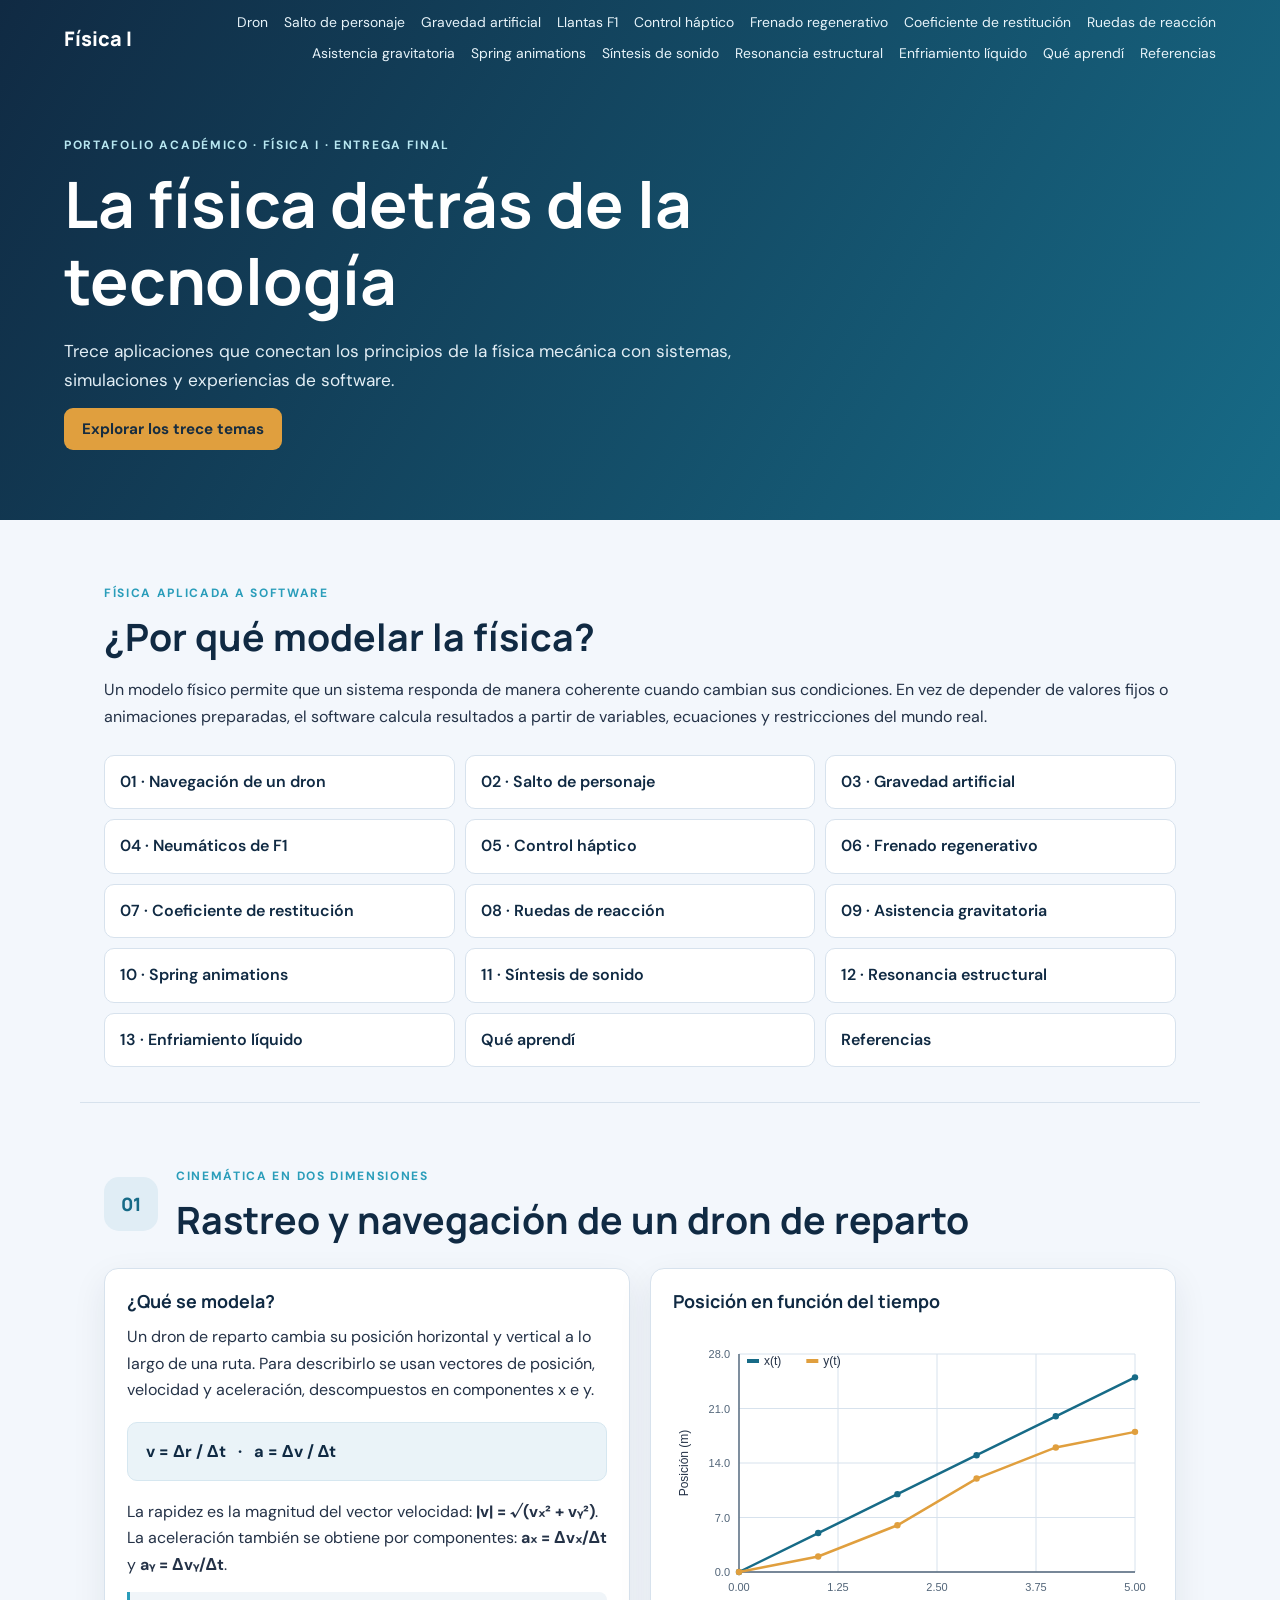
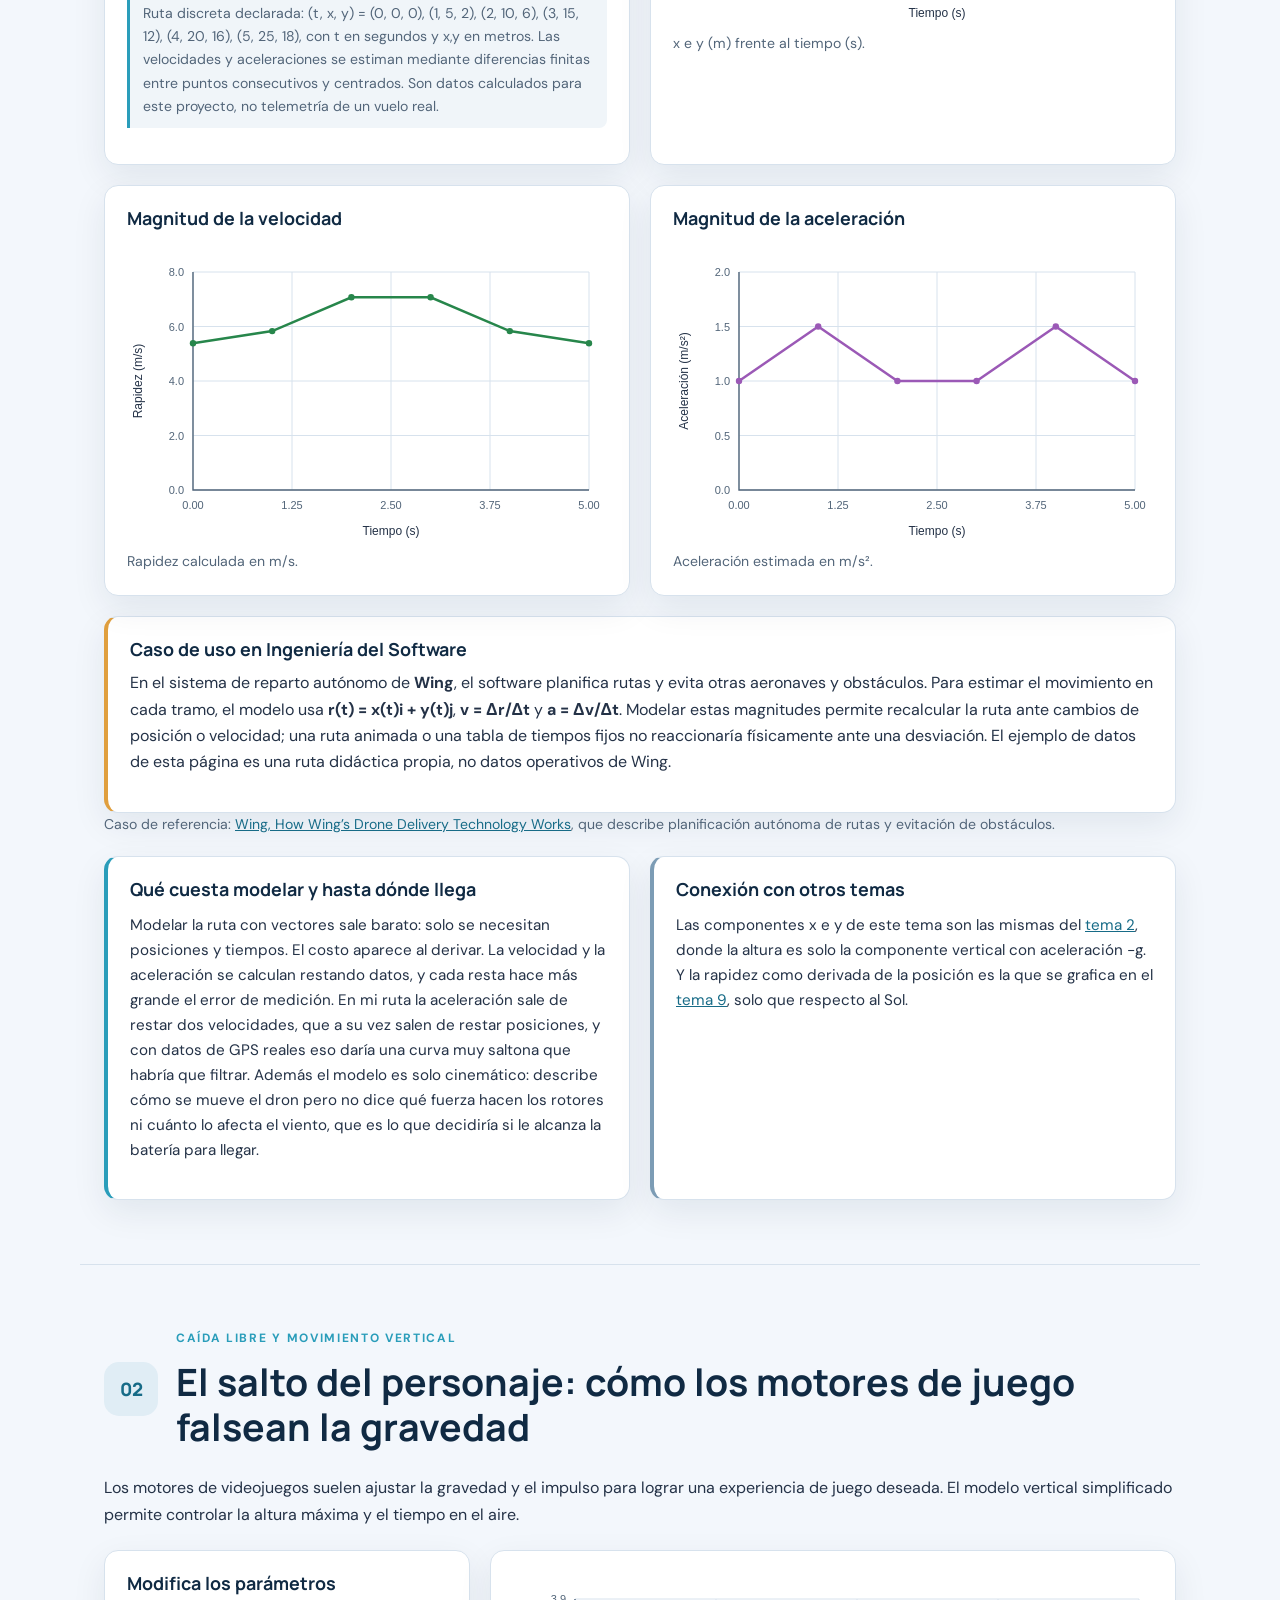
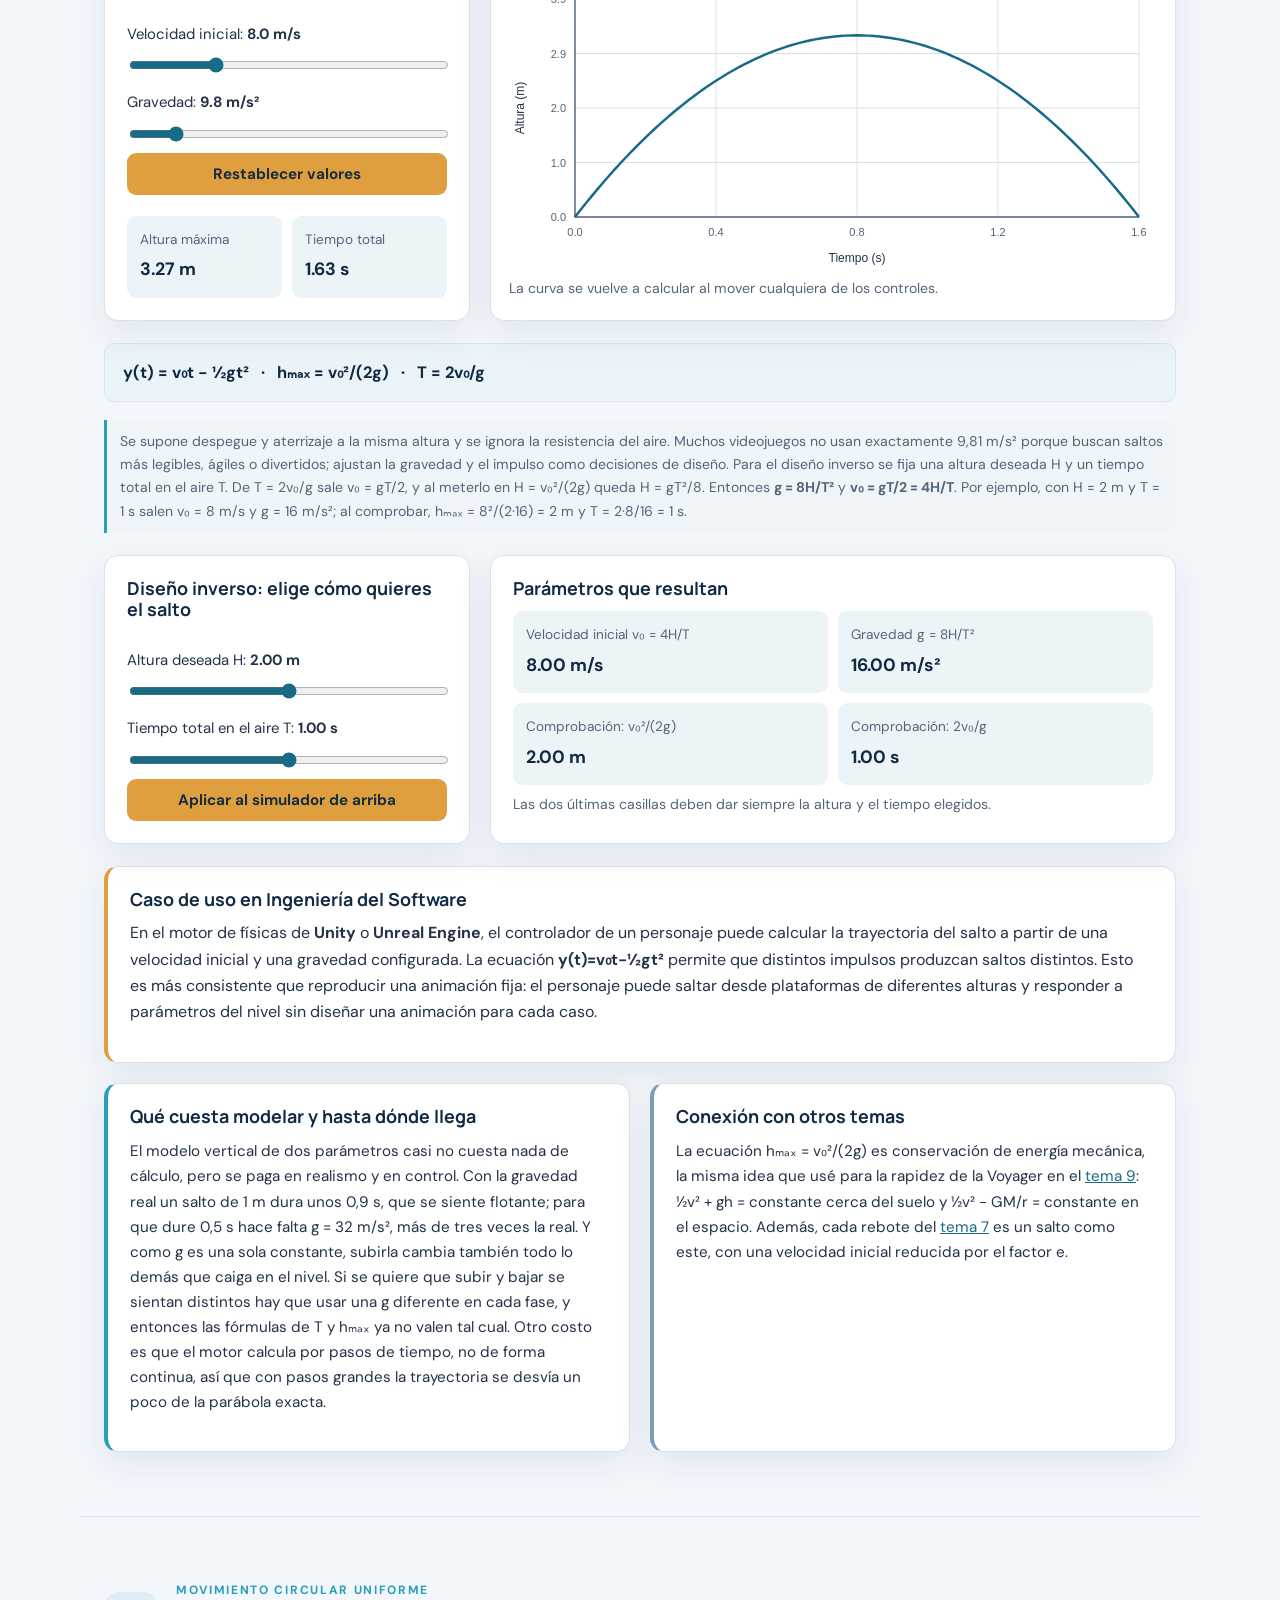
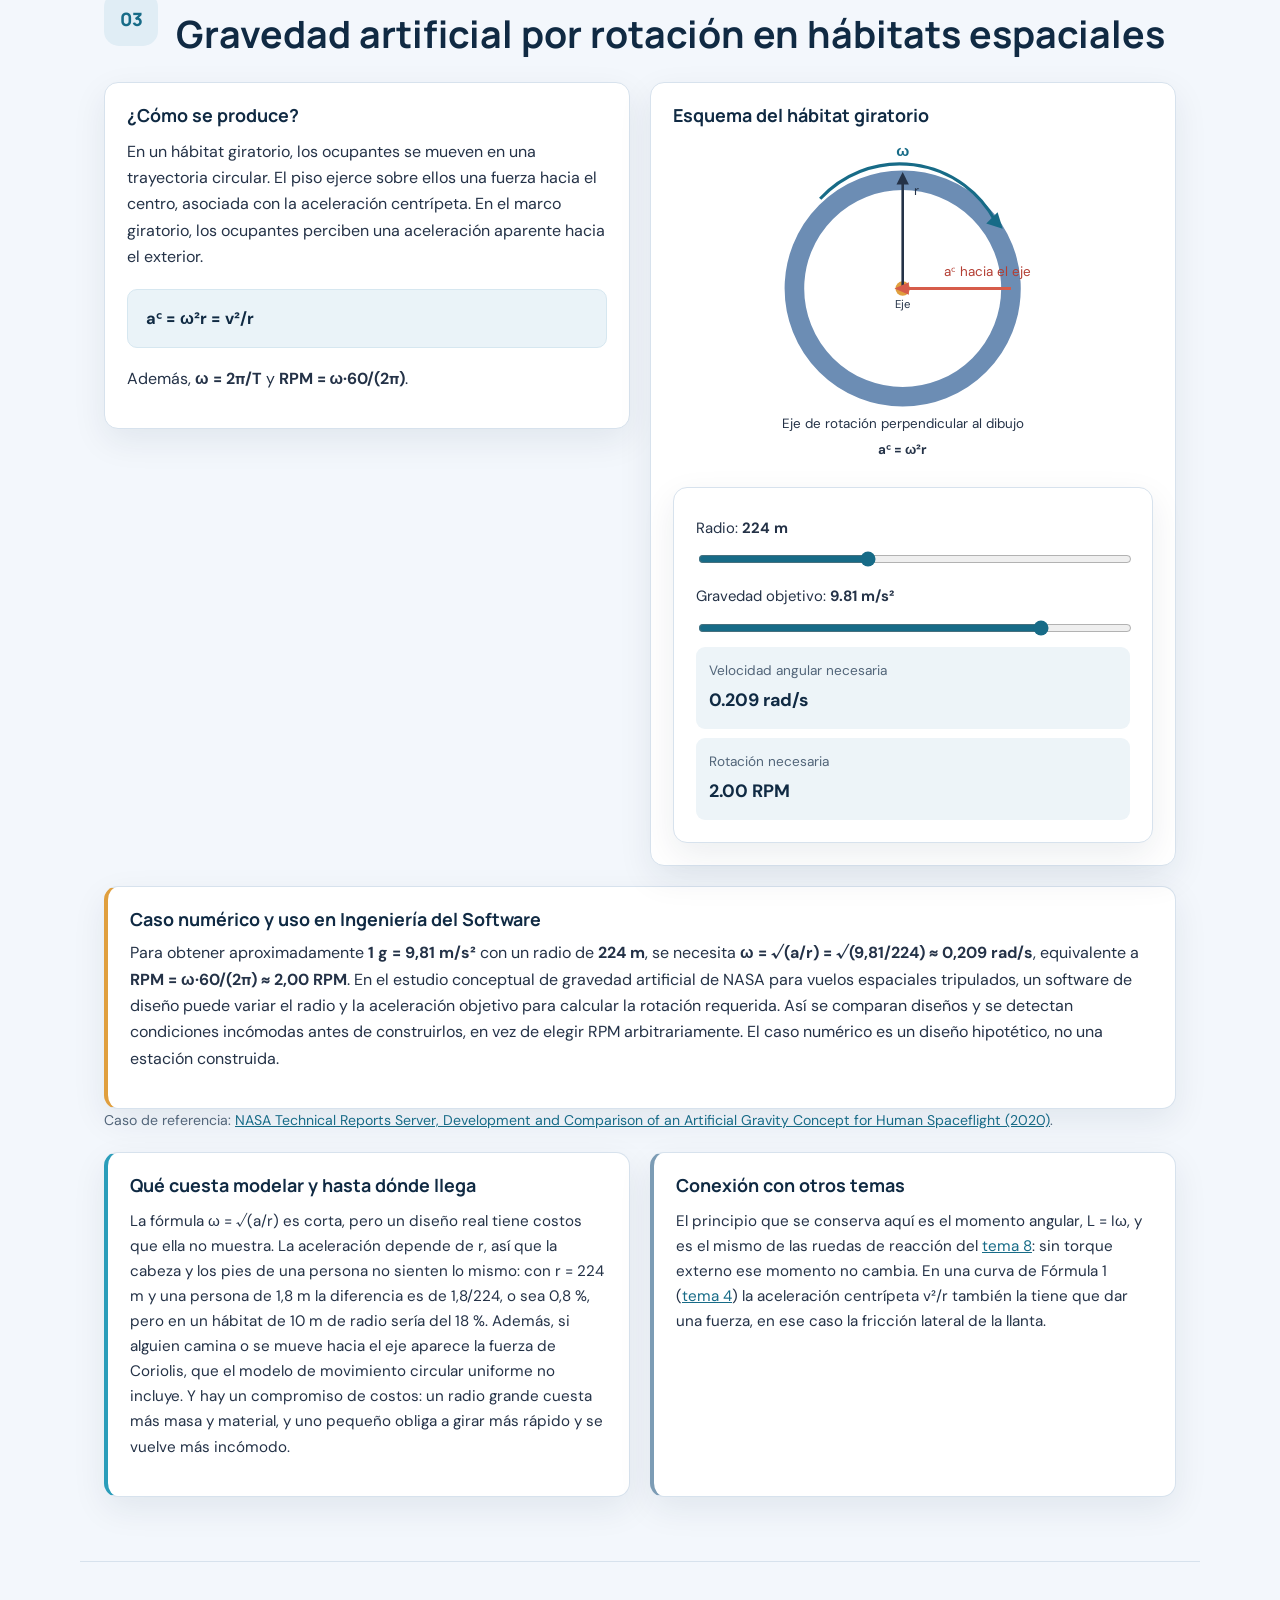
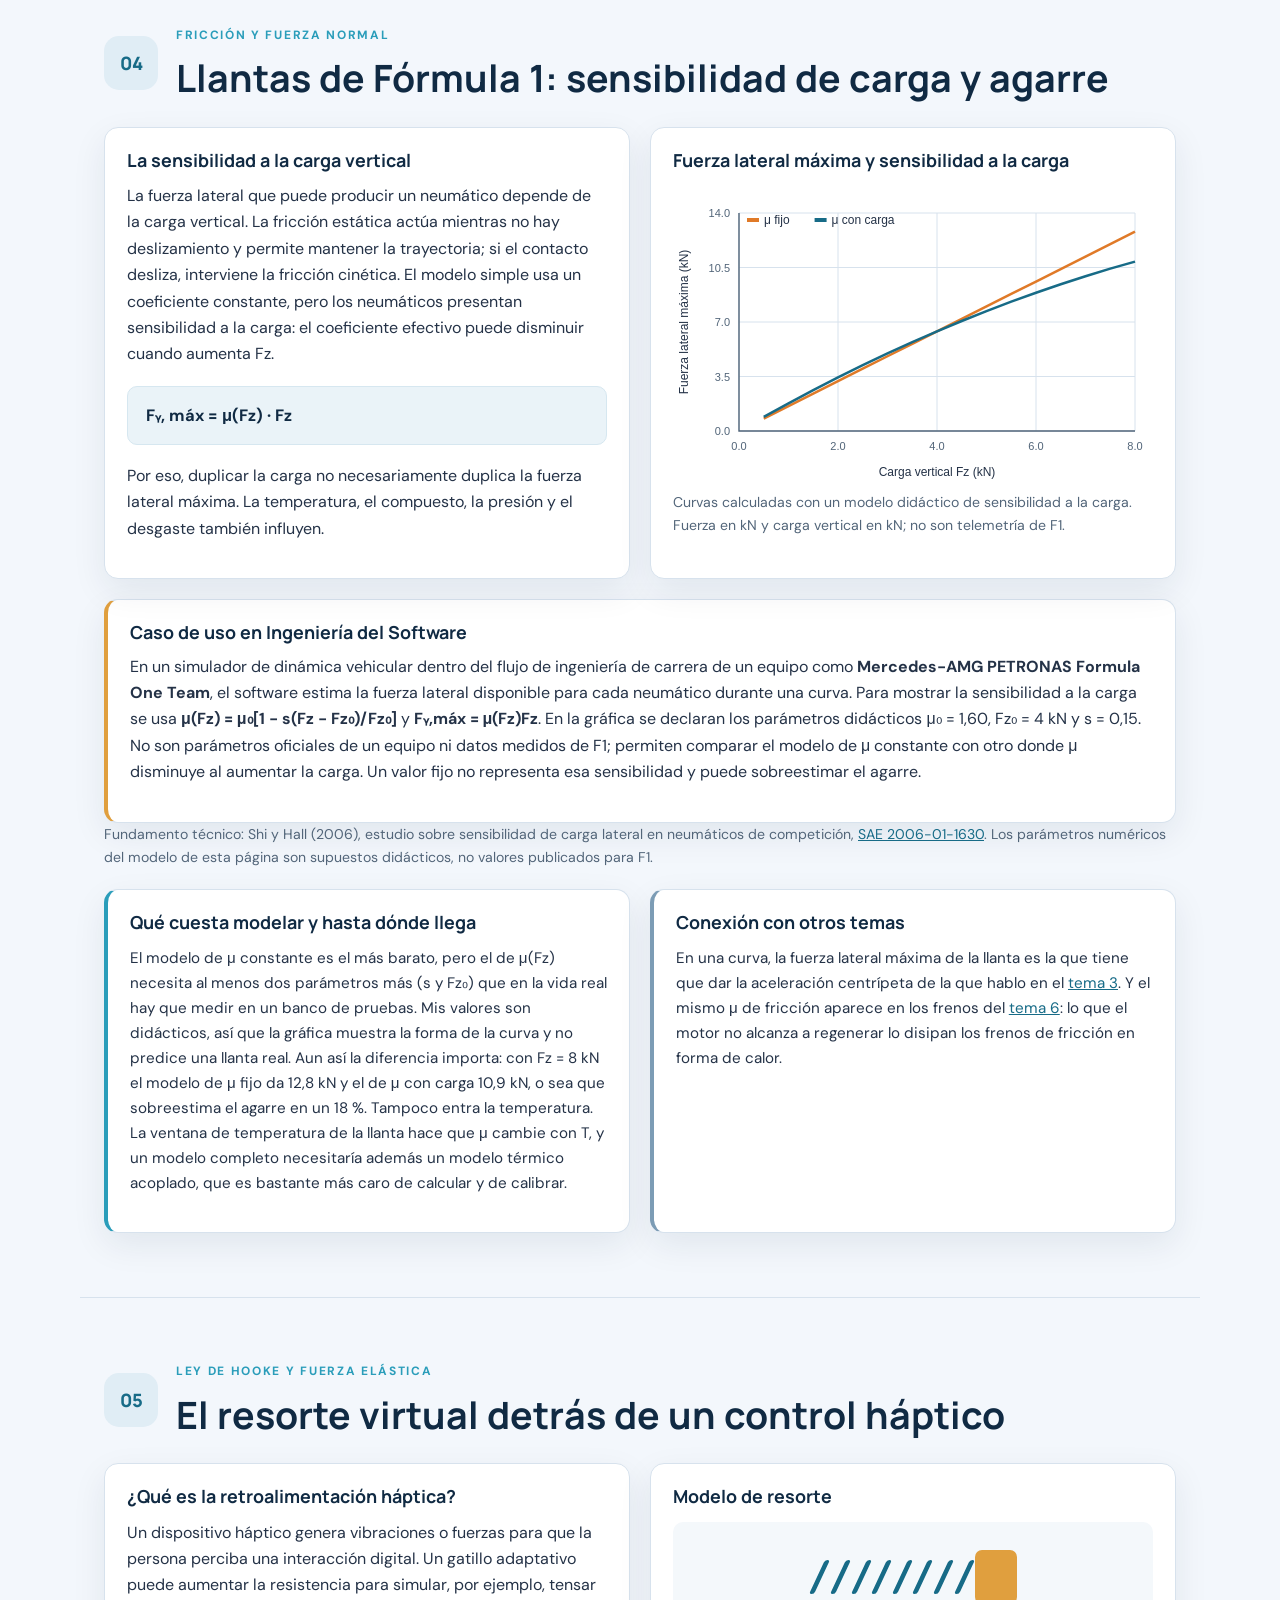
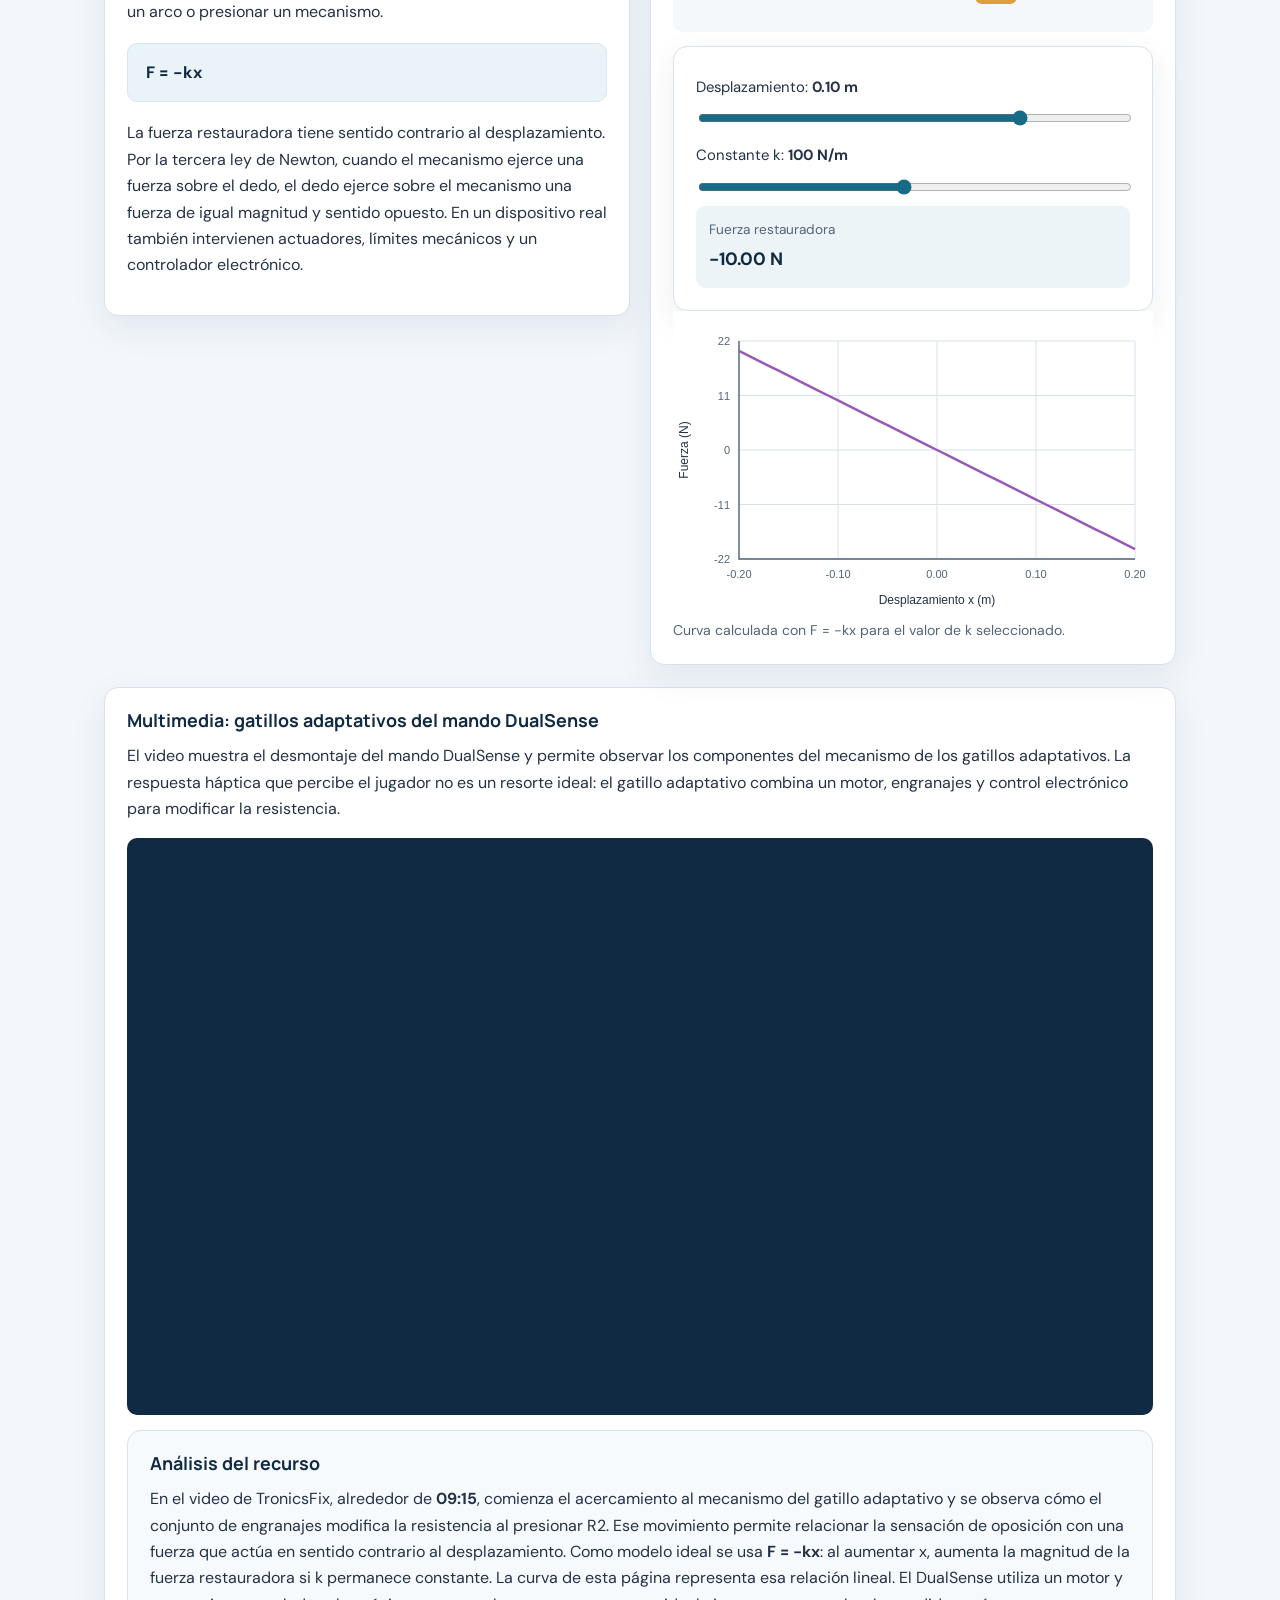
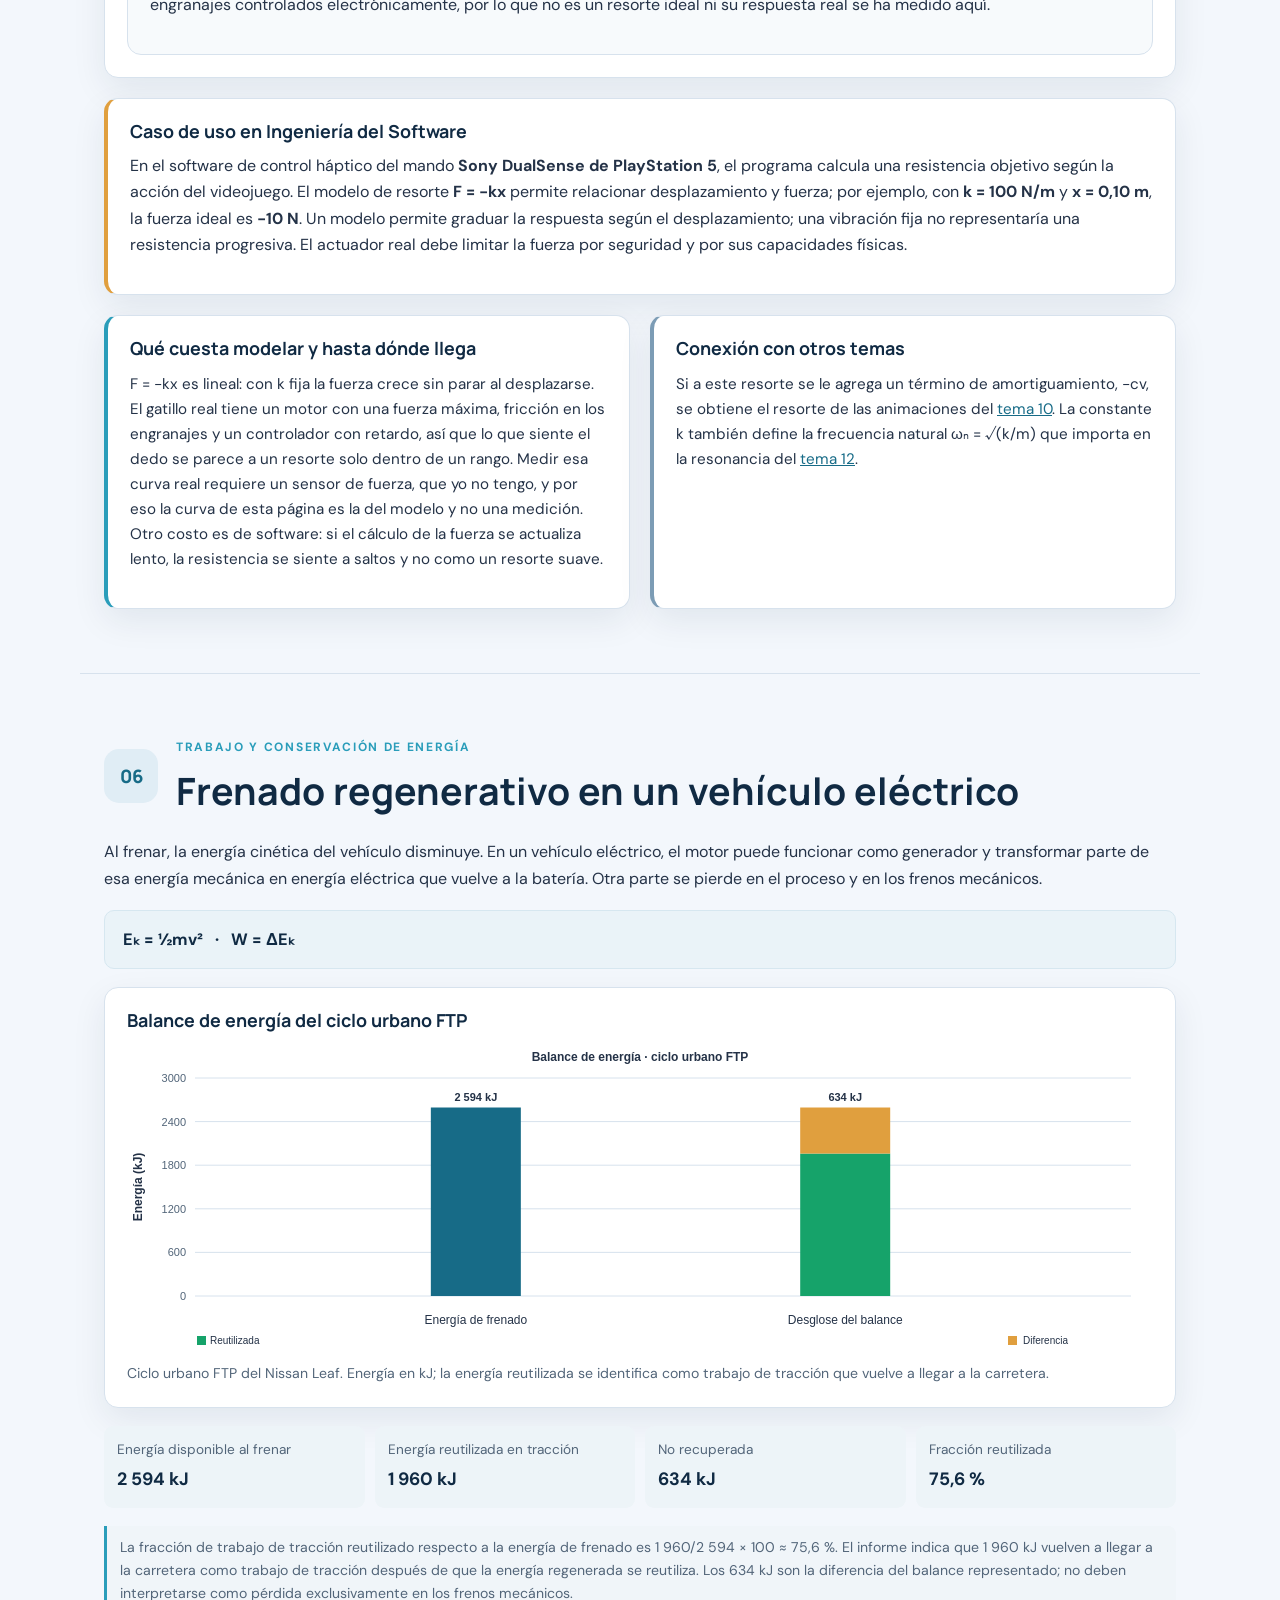
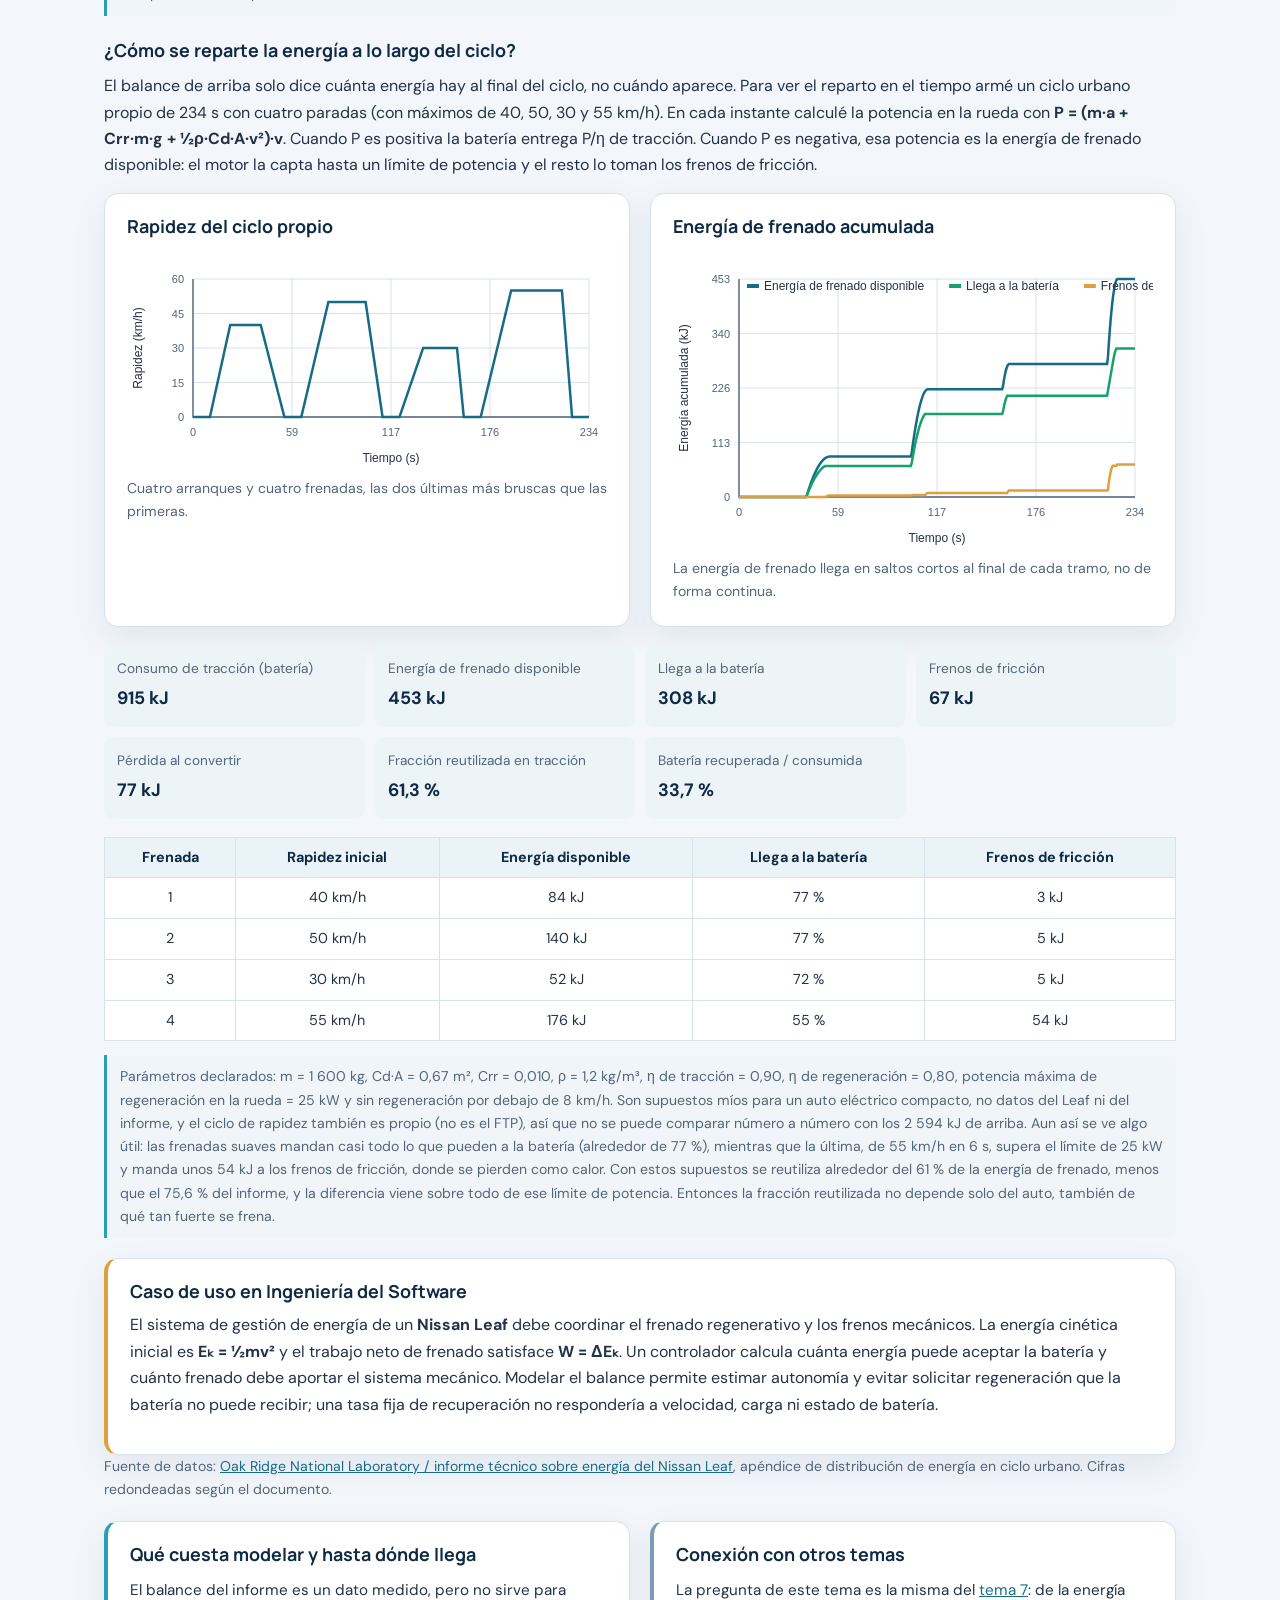
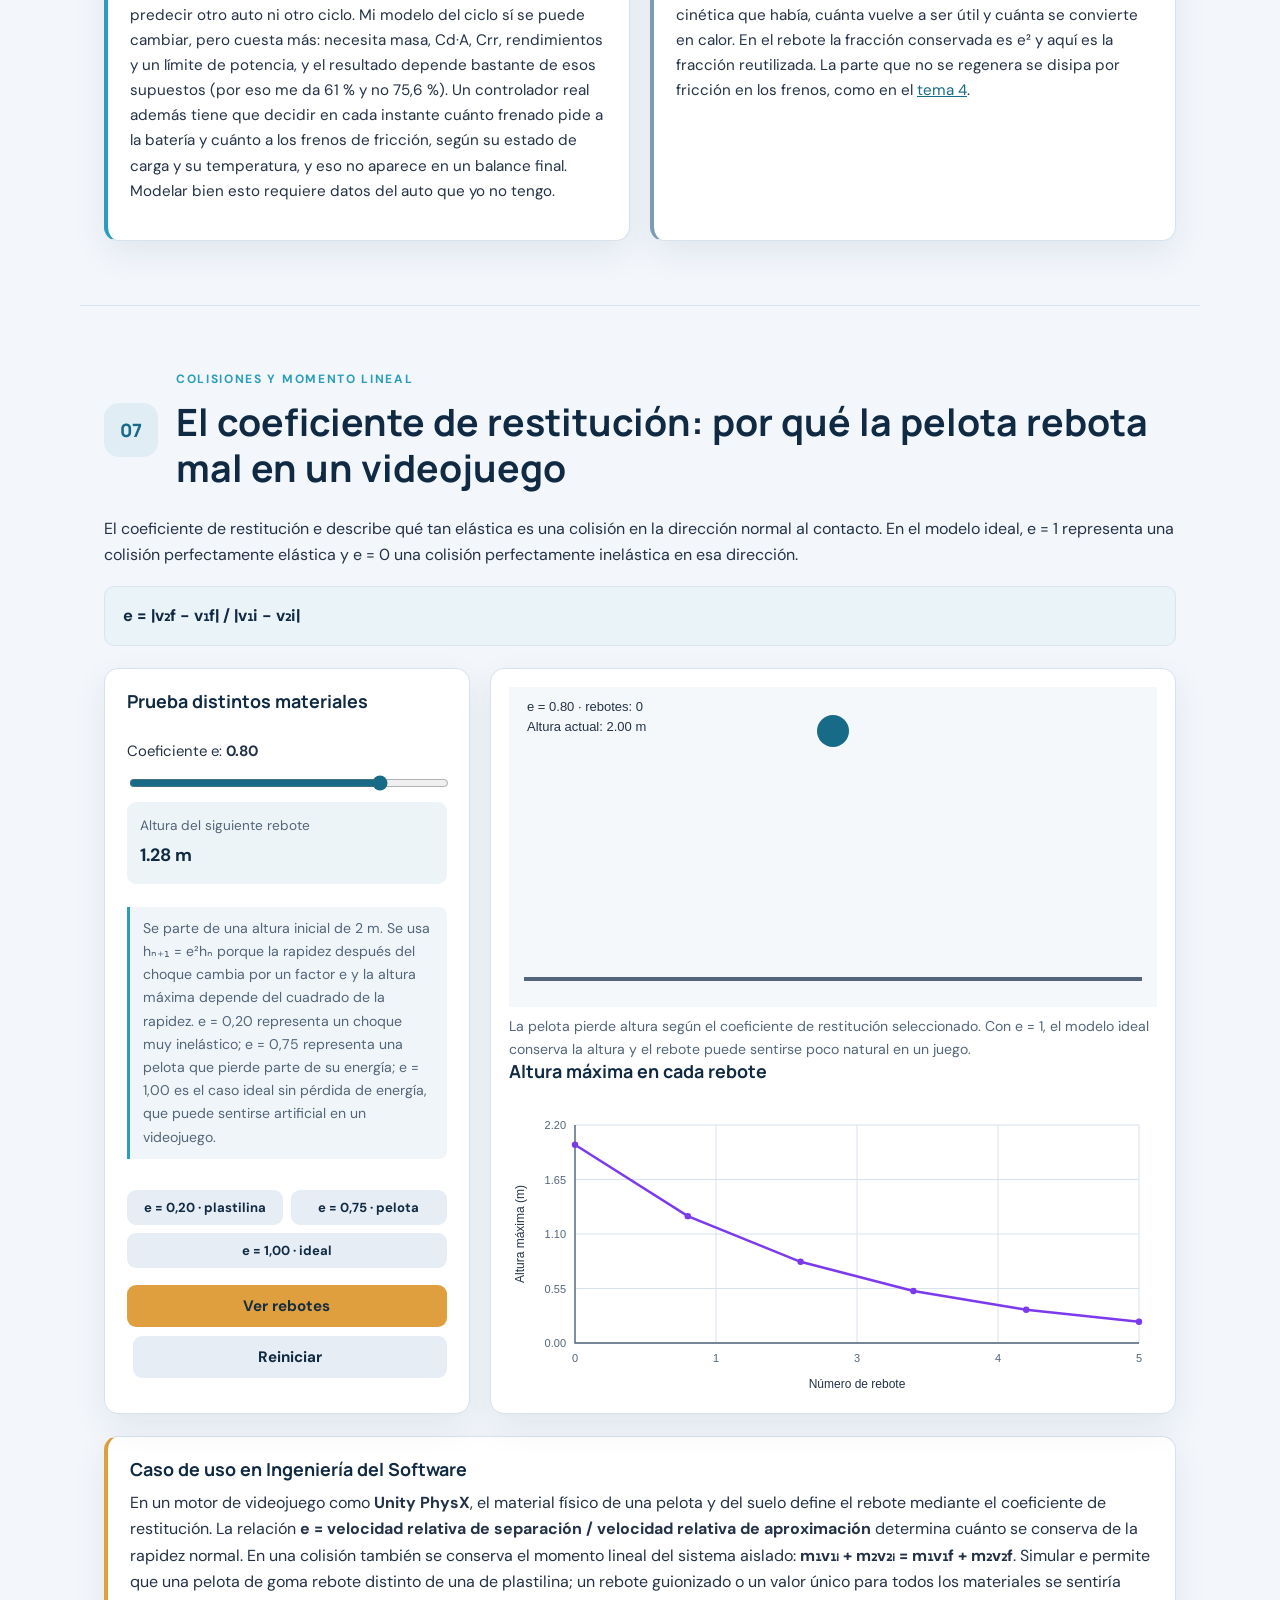
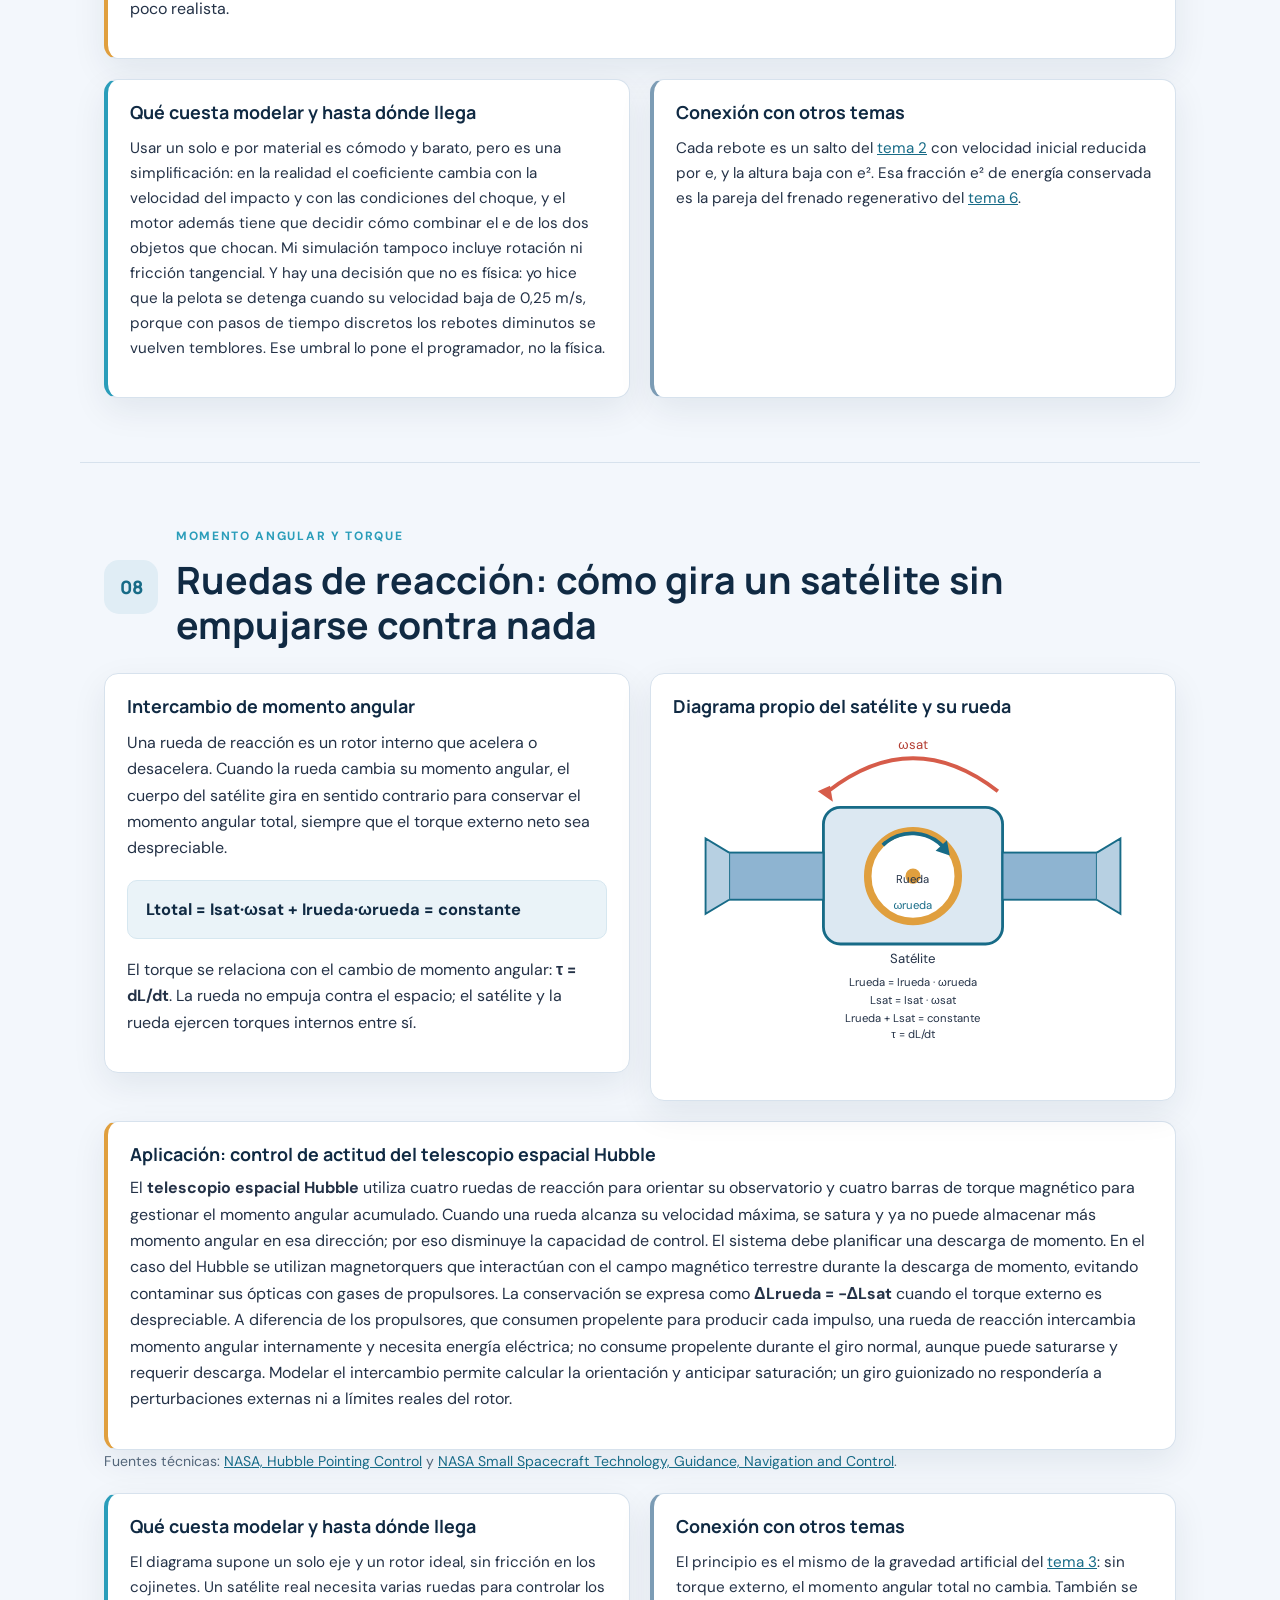
<file: index.html>
<!DOCTYPE html>
<html lang="es">
<head>
  <meta charset="UTF-8">
  <meta name="viewport" content="width=device-width, initial-scale=1.0">
  <meta name="description" content="Portafolio de Física I: trece aplicaciones de la física en Ingeniería del Software.">
  <title>Portafolio de Física I | Entrega final</title>
  <link rel="stylesheet" href="styles.css">
</head>
<body>
<header class="hero" id="inicio">
  <nav class="navbar">
    <a class="logo" href="#inicio">Física I</a>
    <button class="menu-toggle" id="menuToggle" aria-label="Abrir menú" aria-expanded="false">☰</button>
    <div class="nav-links" id="navLinks">
      <a href="#dron">Dron</a>
      <a href="#salto">Salto de personaje</a>
      <a href="#gravedad">Gravedad artificial</a>
      <a href="#formula1">Llantas F1</a>
      <a href="#resorte">Control háptico</a>
      <a href="#regenerativo">Frenado regenerativo</a>
      <a href="#restitucion">Coeficiente de restitución</a>
      <a href="#ruedas">Ruedas de reacción</a>
      <a href="#voyager">Asistencia gravitatoria</a>
      <a href="#spring">Spring animations</a>
      <a href="#sonido">Síntesis de sonido</a>
      <a href="#resonancia">Resonancia estructural</a>
      <a href="#enfriamiento">Enfriamiento líquido</a>
      <a href="#aprendi">Qué aprendí</a>
      <a href="#referencias">Referencias</a>
    </div>
  </nav>
  <div class="hero-content">
    <p class="eyebrow">PORTAFOLIO ACADÉMICO · FÍSICA I · ENTREGA FINAL</p>
    <h1>La física detrás de la tecnología</h1>
    <p>Trece aplicaciones que conectan los principios de la física mecánica con sistemas, simulaciones y experiencias de software.</p>
    <a class="button" href="#temas">Explorar los trece temas</a>
  </div>
</header>

<main>
<section class="section intro" id="temas">
  <p class="eyebrow">FÍSICA APLICADA A SOFTWARE</p>
  <h2>¿Por qué modelar la física?</h2>
  <p>Un modelo físico permite que un sistema responda de manera coherente cuando cambian sus condiciones. En vez de depender de valores fijos o animaciones preparadas, el software calcula resultados a partir de variables, ecuaciones y restricciones del mundo real.</p>
  <div class="index-grid">
    <a href="#dron">01 · Navegación de un dron</a>
    <a href="#salto">02 · Salto de personaje</a>
    <a href="#gravedad">03 · Gravedad artificial</a>
    <a href="#formula1">04 · Neumáticos de F1</a>
    <a href="#resorte">05 · Control háptico</a>
    <a href="#regenerativo">06 · Frenado regenerativo</a>
    <a href="#restitucion">07 · Coeficiente de restitución</a>
    <a href="#ruedas">08 · Ruedas de reacción</a>
    <a href="#voyager">09 · Asistencia gravitatoria</a>
    <a href="#spring">10 · Spring animations</a>
    <a href="#sonido">11 · Síntesis de sonido</a>
    <a href="#resonancia">12 · Resonancia estructural</a>
    <a href="#enfriamiento">13 · Enfriamiento líquido</a>
    <a href="#aprendi">Qué aprendí</a>
    <a href="#referencias">Referencias</a>
  </div>
</section>

<section class="section project" id="dron">
  <div class="project-heading">
    <span class="number">01</span>
    <div>
      <p class="eyebrow">CINEMÁTICA EN DOS DIMENSIONES</p>
      <h2>Rastreo y navegación de un dron de reparto</h2>
    </div>
  </div>
  <div class="project-grid">
    <div class="project-text">
      <h3>¿Qué se modela?</h3>
      <p>Un dron de reparto cambia su posición horizontal y vertical a lo largo de una ruta. Para describirlo se usan vectores de posición, velocidad y aceleración, descompuestos en componentes x e y.</p>
      <div class="formula">v = Δr / Δt &nbsp; · &nbsp; a = Δv / Δt</div>
      <p>La rapidez es la magnitud del vector velocidad: <strong>|v| = √(vₓ² + vᵧ²)</strong>. La aceleración también se obtiene por componentes: <strong>aₓ = Δvₓ/Δt</strong> y <strong>aᵧ = Δvᵧ/Δt</strong>.</p>
      <p class="note">Ruta discreta declarada: (t, x, y) = (0, 0, 0), (1, 5, 2), (2, 10, 6), (3, 15, 12), (4, 20, 16), (5, 25, 18), con t en segundos y x,y en metros. Las velocidades y aceleraciones se estiman mediante diferencias finitas entre puntos consecutivos y centrados. Son datos calculados para este proyecto, no telemetría de un vuelo real.</p>
    </div>
    <div class="visual-card">
      <h3>Posición en función del tiempo</h3>
      <canvas id="graficaPosicion" aria-label="Gráfica de las componentes de posición del dron"></canvas>
      <p class="chart-caption">x e y (m) frente al tiempo (s).</p>
    </div>
    <div class="visual-card">
      <h3>Magnitud de la velocidad</h3>
      <canvas id="graficaVelocidad" aria-label="Gráfica de velocidad del dron"></canvas>
      <p class="chart-caption">Rapidez calculada en m/s.</p>
    </div>
    <div class="visual-card">
      <h3>Magnitud de la aceleración</h3>
      <canvas id="graficaAceleracion" aria-label="Gráfica de aceleración del dron"></canvas>
      <p class="chart-caption">Aceleración estimada en m/s².</p>
    </div>
  </div>
  <div class="case-use">
    <h3>Caso de uso en Ingeniería del Software</h3>
    <p>En el sistema de reparto autónomo de <strong>Wing</strong>, el software planifica rutas y evita otras aeronaves y obstáculos. Para estimar el movimiento en cada tramo, el modelo usa <strong>r(t) = x(t)i + y(t)j</strong>, <strong>v = Δr/Δt</strong> y <strong>a = Δv/Δt</strong>. Modelar estas magnitudes permite recalcular la ruta ante cambios de posición o velocidad; una ruta animada o una tabla de tiempos fijos no reaccionaría físicamente ante una desviación. El ejemplo de datos de esta página es una ruta didáctica propia, no datos operativos de Wing.</p>
  </div>
  <p class="source-note">Caso de referencia: <a href="https://wing.com/technology" target="_blank" rel="noopener">Wing, How Wing’s Drone Delivery Technology Works</a>, que describe planificación autónoma de rutas y evitación de obstáculos.</p>
  <div class="extras">
    <div class="limits">
      <h3>Qué cuesta modelar y hasta dónde llega</h3>
      <p>Modelar la ruta con vectores sale barato: solo se necesitan posiciones y tiempos. El costo aparece al derivar. La velocidad y la aceleración se calculan restando datos, y cada resta hace más grande el error de medición. En mi ruta la aceleración sale de restar dos velocidades, que a su vez salen de restar posiciones, y con datos de GPS reales eso daría una curva muy saltona que habría que filtrar. Además el modelo es solo cinemático: describe cómo se mueve el dron pero no dice qué fuerza hacen los rotores ni cuánto lo afecta el viento, que es lo que decidiría si le alcanza la batería para llegar.</p>
    </div>
    <div class="connection">
      <h3>Conexión con otros temas</h3>
      <p>Las componentes x e y de este tema son las mismas del <a href="#salto">tema 2</a>, donde la altura es solo la componente vertical con aceleración −g. Y la rapidez como derivada de la posición es la que se grafica en el <a href="#voyager">tema 9</a>, solo que respecto al Sol.</p>
    </div>
  </div>
</section>

<section class="section project" id="salto">
  <div class="project-heading">
    <span class="number">02</span>
    <div>
      <p class="eyebrow">CAÍDA LIBRE Y MOVIMIENTO VERTICAL</p>
      <h2>El salto del personaje: cómo los motores de juego falsean la gravedad</h2>
    </div>
  </div>
  <p>Los motores de videojuegos suelen ajustar la gravedad y el impulso para lograr una experiencia de juego deseada. El modelo vertical simplificado permite controlar la altura máxima y el tiempo en el aire.</p>
  <div class="simulator">
    <div class="controls">
      <h3>Modifica los parámetros</h3>
      <label for="impulso">Velocidad inicial: <strong><span id="valorImpulso">8</span> m/s</strong></label>
      <input type="range" id="impulso" min="2" max="25" value="8" step="0.1">
      <label for="gravedadSalto">Gravedad: <strong><span id="valorGravedad">9.8</span> m/s²</strong></label>
      <input type="range" id="gravedadSalto" min="1" max="70" value="9.8" step="0.1">
      <button class="button" id="reiniciarSalto" type="button">Restablecer valores</button>
      <div class="metrics">
        <div><span>Altura máxima</span><strong id="alturaMaxima">3.27 m</strong></div>
        <div><span>Tiempo total</span><strong id="tiempoTotal">1.63 s</strong></div>
      </div>
    </div>
    <div class="simulation-visual">
      <canvas id="graficaSalto" aria-label="Trayectoria de altura del salto"></canvas>
      <p class="chart-caption">La curva se vuelve a calcular al mover cualquiera de los controles.</p>
    </div>
  </div>
  <div class="formula">y(t) = v₀t − ½gt² &nbsp; · &nbsp; hₘₐₓ = v₀²/(2g) &nbsp; · &nbsp; T = 2v₀/g</div>
  <p class="note">Se supone despegue y aterrizaje a la misma altura y se ignora la resistencia del aire. Muchos videojuegos no usan exactamente 9,81 m/s² porque buscan saltos más legibles, ágiles o divertidos; ajustan la gravedad y el impulso como decisiones de diseño. Para el diseño inverso se fija una altura deseada H y un tiempo total en el aire T. De T = 2v₀/g sale v₀ = gT/2, y al meterlo en H = v₀²/(2g) queda H = gT²/8. Entonces <strong>g = 8H/T²</strong> y <strong>v₀ = gT/2 = 4H/T</strong>. Por ejemplo, con H = 2 m y T = 1 s salen v₀ = 8 m/s y g = 16 m/s²; al comprobar, hₘₐₓ = 8²/(2·16) = 2 m y T = 2·8/16 = 1 s.</p>
  <div class="simulator">
    <div class="controls">
      <h3>Diseño inverso: elige cómo quieres el salto</h3>
      <label for="alturaDeseada">Altura deseada H: <strong><span id="valorAlturaDeseada">2.00</span> m</strong></label>
      <input type="range" id="alturaDeseada" min="1" max="3" value="2" step="0.05">
      <label for="tiempoDeseado">Tiempo total en el aire T: <strong><span id="valorTiempoDeseado">1.00</span> s</strong></label>
      <input type="range" id="tiempoDeseado" min="0.6" max="1.4" value="1" step="0.05">
      <button class="button" id="aplicarDiseno" type="button">Aplicar al simulador de arriba</button>
    </div>
    <div class="visual-card">
      <h3>Parámetros que resultan</h3>
      <div class="metrics">
        <div><span>Velocidad inicial v₀ = 4H/T</span><strong><span id="v0Diseno">8.00</span> m/s</strong></div>
        <div><span>Gravedad g = 8H/T²</span><strong><span id="gDiseno">16.00</span> m/s²</strong></div>
        <div><span>Comprobación: v₀²/(2g)</span><strong><span id="hComprobada">2.00</span> m</strong></div>
        <div><span>Comprobación: 2v₀/g</span><strong><span id="tComprobado">1.00</span> s</strong></div>
      </div>
      <p class="chart-caption">Las dos últimas casillas deben dar siempre la altura y el tiempo elegidos.</p>
    </div>
  </div>
  <div class="case-use">
    <h3>Caso de uso en Ingeniería del Software</h3>
    <p>En el motor de físicas de <strong>Unity</strong> o <strong>Unreal Engine</strong>, el controlador de un personaje puede calcular la trayectoria del salto a partir de una velocidad inicial y una gravedad configurada. La ecuación <strong>y(t)=v₀t−½gt²</strong> permite que distintos impulsos produzcan saltos distintos. Esto es más consistente que reproducir una animación fija: el personaje puede saltar desde plataformas de diferentes alturas y responder a parámetros del nivel sin diseñar una animación para cada caso.</p>
  </div>
  <div class="extras">
    <div class="limits">
      <h3>Qué cuesta modelar y hasta dónde llega</h3>
      <p>El modelo vertical de dos parámetros casi no cuesta nada de cálculo, pero se paga en realismo y en control. Con la gravedad real un salto de 1 m dura unos 0,9 s, que se siente flotante; para que dure 0,5 s hace falta g = 32 m/s², más de tres veces la real. Y como g es una sola constante, subirla cambia también todo lo demás que caiga en el nivel. Si se quiere que subir y bajar se sientan distintos hay que usar una g diferente en cada fase, y entonces las fórmulas de T y hₘₐₓ ya no valen tal cual. Otro costo es que el motor calcula por pasos de tiempo, no de forma continua, así que con pasos grandes la trayectoria se desvía un poco de la parábola exacta.</p>
    </div>
    <div class="connection">
      <h3>Conexión con otros temas</h3>
      <p>La ecuación hₘₐₓ = v₀²/(2g) es conservación de energía mecánica, la misma idea que usé para la rapidez de la Voyager en el <a href="#voyager">tema 9</a>: ½v² + gh = constante cerca del suelo y ½v² − GM/r = constante en el espacio. Además, cada rebote del <a href="#restitucion">tema 7</a> es un salto como este, con una velocidad inicial reducida por el factor e.</p>
    </div>
  </div>
</section>

<section class="section project" id="gravedad">
  <div class="project-heading">
    <span class="number">03</span>
    <div>
      <p class="eyebrow">MOVIMIENTO CIRCULAR UNIFORME</p>
      <h2>Gravedad artificial por rotación en hábitats espaciales</h2>
    </div>
  </div>
  <div class="project-grid gravity-grid">
    <div class="project-text">
      <h3>¿Cómo se produce?</h3>
      <p>En un hábitat giratorio, los ocupantes se mueven en una trayectoria circular. El piso ejerce sobre ellos una fuerza hacia el centro, asociada con la aceleración centrípeta. En el marco giratorio, los ocupantes perciben una aceleración aparente hacia el exterior.</p>
      <div class="formula">aᶜ = ω²r = v²/r</div>
      <p>Además, <strong>ω = 2π/T</strong> y <strong>RPM = ω·60/(2π)</strong>.</p>
    </div>
    <div class="visual-card">
      <h3>Esquema del hábitat giratorio</h3>
      <svg class="diagram" viewBox="0 0 440 320" role="img" aria-label="Diagrama propio de estación giratoria con eje, radio y aceleración centrípeta">
        <circle cx="210" cy="145" r="105" fill="none" stroke="#6c8db4" stroke-width="19"/>
        <circle cx="210" cy="145" r="7" fill="#e09f3e"/>
        <line x1="210" y1="145" x2="210" y2="40" stroke="#243247" stroke-width="2.5"/>
        <polygon points="210,32 204,44 216,44" fill="#243247"/>
        <text x="221" y="54" font-size="13" fill="#243247">r</text>
        <line x1="315" y1="145" x2="210" y2="145" stroke="#d65c4a" stroke-width="3"/>
        <polygon points="202,145 216,139 216,151" fill="#d65c4a"/>
        <text x="250" y="133" fill="#b33d32" font-size="13">aᶜ hacia el eje</text>
        <path d="M 130 58 A 105 105 0 0 1 300 80" fill="none" stroke="#176b87" stroke-width="3"/>
        <polygon points="302,71 307,87 291,82" fill="#176b87"/>
        <text x="210" y="280" text-anchor="middle" font-size="13" fill="#243247">Eje de rotación perpendicular al dibujo</text>
        <text x="210" y="16" text-anchor="middle" font-size="15" font-weight="bold" fill="#176b87">ω</text>
        <text x="210" y="305" text-anchor="middle" font-size="13" font-weight="bold" fill="#243247">aᶜ = ω²r</text>
        <text x="210" y="164" text-anchor="middle" font-size="11" fill="#243247">Eje</text>
      </svg>
      <div class="controls">
        <label for="radioEstacion">Radio: <strong><span id="valorRadio">224</span> m</strong></label>
        <input id="radioEstacion" type="range" min="50" max="500" value="224" step="1">
        <label for="gravedadObjetivo">Gravedad objetivo: <strong><span id="valorGObjetivo">9.81</span> m/s²</strong></label>
        <input id="gravedadObjetivo" type="range" min="1" max="12" value="9.81" step="0.01">
        <div class="result">Velocidad angular necesaria<strong><span id="omegaNecesaria">0.209</span> rad/s</strong></div>
        <div class="result">Rotación necesaria<strong><span id="rpmNecesaria">2.00</span> RPM</strong></div>
      </div>
    </div>
  </div>
  <div class="case-use">
    <h3>Caso numérico y uso en Ingeniería del Software</h3>
    <p>Para obtener aproximadamente <strong>1 g = 9,81 m/s²</strong> con un radio de <strong>224 m</strong>, se necesita <strong>ω = √(a/r) = √(9,81/224) ≈ 0,209 rad/s</strong>, equivalente a <strong>RPM = ω·60/(2π) ≈ 2,00 RPM</strong>. En el estudio conceptual de gravedad artificial de NASA para vuelos espaciales tripulados, un software de diseño puede variar el radio y la aceleración objetivo para calcular la rotación requerida. Así se comparan diseños y se detectan condiciones incómodas antes de construirlos, en vez de elegir RPM arbitrariamente. El caso numérico es un diseño hipotético, no una estación construida.</p>
  </div>
  <p class="source-note">Caso de referencia: <a href="https://ntrs.nasa.gov/citations/20205004959" target="_blank" rel="noopener">NASA Technical Reports Server, Development and Comparison of an Artificial Gravity Concept for Human Spaceflight (2020)</a>.</p>
  <div class="extras">
    <div class="limits">
      <h3>Qué cuesta modelar y hasta dónde llega</h3>
      <p>La fórmula ω = √(a/r) es corta, pero un diseño real tiene costos que ella no muestra. La aceleración depende de r, así que la cabeza y los pies de una persona no sienten lo mismo: con r = 224 m y una persona de 1,8 m la diferencia es de 1,8/224, o sea 0,8 %, pero en un hábitat de 10 m de radio sería del 18 %. Además, si alguien camina o se mueve hacia el eje aparece la fuerza de Coriolis, que el modelo de movimiento circular uniforme no incluye. Y hay un compromiso de costos: un radio grande cuesta más masa y material, y uno pequeño obliga a girar más rápido y se vuelve más incómodo.</p>
    </div>
    <div class="connection">
      <h3>Conexión con otros temas</h3>
      <p>El principio que se conserva aquí es el momento angular, L = Iω, y es el mismo de las ruedas de reacción del <a href="#ruedas">tema 8</a>: sin torque externo ese momento no cambia. En una curva de Fórmula 1 (<a href="#formula1">tema 4</a>) la aceleración centrípeta v²/r también la tiene que dar una fuerza, en ese caso la fricción lateral de la llanta.</p>
    </div>
  </div>
</section>

<section class="section project" id="formula1">
  <div class="project-heading">
    <span class="number">04</span>
    <div>
      <p class="eyebrow">FRICCIÓN Y FUERZA NORMAL</p>
      <h2>Llantas de Fórmula 1: sensibilidad de carga y agarre</h2>
    </div>
  </div>
  <div class="project-grid">
    <div class="project-text">
      <h3>La sensibilidad a la carga vertical</h3>
      <p>La fuerza lateral que puede producir un neumático depende de la carga vertical. La fricción estática actúa mientras no hay deslizamiento y permite mantener la trayectoria; si el contacto desliza, interviene la fricción cinética. El modelo simple usa un coeficiente constante, pero los neumáticos presentan sensibilidad a la carga: el coeficiente efectivo puede disminuir cuando aumenta Fz.</p>
      <div class="formula">Fᵧ, máx = μ(Fz) · Fz</div>
      <p>Por eso, duplicar la carga no necesariamente duplica la fuerza lateral máxima. La temperatura, el compuesto, la presión y el desgaste también influyen.</p>
    </div>
    <div class="visual-card">
      <h3>Fuerza lateral máxima y sensibilidad a la carga</h3>
      <canvas id="graficaNeumaticos" aria-label="Gráfica calculada de fuerza lateral máxima frente a carga vertical"></canvas>
      <p class="chart-caption">Curvas calculadas con un modelo didáctico de sensibilidad a la carga. Fuerza en kN y carga vertical en kN; no son telemetría de F1.</p>
    </div>
  </div>
  <div class="case-use">
    <h3>Caso de uso en Ingeniería del Software</h3>
    <p>En un simulador de dinámica vehicular dentro del flujo de ingeniería de carrera de un equipo como <strong>Mercedes-AMG PETRONAS Formula One Team</strong>, el software estima la fuerza lateral disponible para cada neumático durante una curva. Para mostrar la sensibilidad a la carga se usa <strong>μ(Fz) = μ₀[1 − s(Fz − Fz₀)/Fz₀]</strong> y <strong>Fᵧ,máx = μ(Fz)Fz</strong>. En la gráfica se declaran los parámetros didácticos μ₀ = 1,60, Fz₀ = 4 kN y s = 0,15. No son parámetros oficiales de un equipo ni datos medidos de F1; permiten comparar el modelo de μ constante con otro donde μ disminuye al aumentar la carga. Un valor fijo no representa esa sensibilidad y puede sobreestimar el agarre.</p>
  </div>
  <p class="source-note">Fundamento técnico: Shi y Hall (2006), estudio sobre sensibilidad de carga lateral en neumáticos de competición, <a href="https://doi.org/10.4271/2006-01-1630" target="_blank" rel="noopener">SAE 2006-01-1630</a>. Los parámetros numéricos del modelo de esta página son supuestos didácticos, no valores publicados para F1.</p>
  <div class="extras">
    <div class="limits">
      <h3>Qué cuesta modelar y hasta dónde llega</h3>
      <p>El modelo de μ constante es el más barato, pero el de μ(Fz) necesita al menos dos parámetros más (s y Fz₀) que en la vida real hay que medir en un banco de pruebas. Mis valores son didácticos, así que la gráfica muestra la forma de la curva y no predice una llanta real. Aun así la diferencia importa: con Fz = 8 kN el modelo de μ fijo da 12,8 kN y el de μ con carga 10,9 kN, o sea que sobreestima el agarre en un 18 %. Tampoco entra la temperatura. La ventana de temperatura de la llanta hace que μ cambie con T, y un modelo completo necesitaría además un modelo térmico acoplado, que es bastante más caro de calcular y de calibrar.</p>
    </div>
    <div class="connection">
      <h3>Conexión con otros temas</h3>
      <p>En una curva, la fuerza lateral máxima de la llanta es la que tiene que dar la aceleración centrípeta de la que hablo en el <a href="#gravedad">tema 3</a>. Y el mismo μ de fricción aparece en los frenos del <a href="#regenerativo">tema 6</a>: lo que el motor no alcanza a regenerar lo disipan los frenos de fricción en forma de calor.</p>
    </div>
  </div>
</section>

<section class="section project" id="resorte">
  <div class="project-heading">
    <span class="number">05</span>
    <div>
      <p class="eyebrow">LEY DE HOOKE Y FUERZA ELÁSTICA</p>
      <h2>El resorte virtual detrás de un control háptico</h2>
    </div>
  </div>
  <div class="project-grid">
    <div class="project-text">
      <h3>¿Qué es la retroalimentación háptica?</h3>
      <p>Un dispositivo háptico genera vibraciones o fuerzas para que la persona perciba una interacción digital. Un gatillo adaptativo puede aumentar la resistencia para simular, por ejemplo, tensar un arco o presionar un mecanismo.</p>
      <div class="formula">F = −kx</div>
      <p>La fuerza restauradora tiene sentido contrario al desplazamiento. Por la tercera ley de Newton, cuando el mecanismo ejerce una fuerza sobre el dedo, el dedo ejerce sobre el mecanismo una fuerza de igual magnitud y sentido opuesto. En un dispositivo real también intervienen actuadores, límites mecánicos y un controlador electrónico.</p>
    </div>
    <div class="visual-card">
      <h3>Modelo de resorte</h3>
      <div class="spring-area">
        <div class="spring" id="resorteVisual"><span></span><span></span><span></span><span></span><span></span><span></span><span></span><span></span></div>
        <div class="spring-block"></div>
      </div>
      <div class="controls">
        <label for="desplazamiento">Desplazamiento: <strong><span id="valorDesplazamiento">0.10</span> m</strong></label>
        <input id="desplazamiento" type="range" min="-0.2" max="0.2" value="0.1" step="0.01">
        <label for="constanteResorte">Constante k: <strong><span id="valorConstante">100</span> N/m</strong></label>
        <input id="constanteResorte" type="range" min="10" max="200" value="100" step="10">
        <div class="result">Fuerza restauradora<strong><span id="fuerzaResorte">-10.00</span> N</strong></div>
      </div>
      <canvas id="graficaResorte" aria-label="Curva de fuerza elástica en función del desplazamiento"></canvas>
      <p class="chart-caption">Curva calculada con F = −kx para el valor de k seleccionado.</p>
    </div>
  </div>
  <div class="video-section">
    <h3>Multimedia: gatillos adaptativos del mando DualSense</h3>
    <p>El video muestra el desmontaje del mando DualSense y permite observar los componentes del mecanismo de los gatillos adaptativos. La respuesta háptica que percibe el jugador no es un resorte ideal: el gatillo adaptativo combina un motor, engranajes y control electrónico para modificar la resistencia.</p>
    <div class="video-placeholder">
      <iframe src="https://www.youtube.com/embed/4rNITneXnCo?start=555" title="PS5 DualSense Controller Teardown - A Repairability Perspective, TronicsFix" loading="lazy" allow="accelerometer; autoplay; clipboard-write; encrypted-media; gyroscope; picture-in-picture; web-share" allowfullscreen></iframe>
    </div>
    <div class="analysis">
      <h3>Análisis del recurso</h3>
      <p>En el video de TronicsFix, alrededor de <strong>09:15</strong>, comienza el acercamiento al mecanismo del gatillo adaptativo y se observa cómo el conjunto de engranajes modifica la resistencia al presionar R2. Ese movimiento permite relacionar la sensación de oposición con una fuerza que actúa en sentido contrario al desplazamiento. Como modelo ideal se usa <strong>F = −kx</strong>: al aumentar x, aumenta la magnitud de la fuerza restauradora si k permanece constante. La curva de esta página representa esa relación lineal. El DualSense utiliza un motor y engranajes controlados electrónicamente, por lo que no es un resorte ideal ni su respuesta real se ha medido aquí.</p>
    </div>
  </div>
  <div class="case-use">
    <h3>Caso de uso en Ingeniería del Software</h3>
    <p>En el software de control háptico del mando <strong>Sony DualSense de PlayStation 5</strong>, el programa calcula una resistencia objetivo según la acción del videojuego. El modelo de resorte <strong>F = −kx</strong> permite relacionar desplazamiento y fuerza; por ejemplo, con <strong>k = 100 N/m</strong> y <strong>x = 0,10 m</strong>, la fuerza ideal es <strong>−10 N</strong>. Un modelo permite graduar la respuesta según el desplazamiento; una vibración fija no representaría una resistencia progresiva. El actuador real debe limitar la fuerza por seguridad y por sus capacidades físicas.</p>
  </div>
  <div class="extras">
    <div class="limits">
      <h3>Qué cuesta modelar y hasta dónde llega</h3>
      <p>F = −kx es lineal: con k fija la fuerza crece sin parar al desplazarse. El gatillo real tiene un motor con una fuerza máxima, fricción en los engranajes y un controlador con retardo, así que lo que siente el dedo se parece a un resorte solo dentro de un rango. Medir esa curva real requiere un sensor de fuerza, que yo no tengo, y por eso la curva de esta página es la del modelo y no una medición. Otro costo es de software: si el cálculo de la fuerza se actualiza lento, la resistencia se siente a saltos y no como un resorte suave.</p>
    </div>
    <div class="connection">
      <h3>Conexión con otros temas</h3>
      <p>Si a este resorte se le agrega un término de amortiguamiento, −cv, se obtiene el resorte de las animaciones del <a href="#spring">tema 10</a>. La constante k también define la frecuencia natural ωₙ = √(k/m) que importa en la resonancia del <a href="#resonancia">tema 12</a>.</p>
    </div>
  </div>
</section>

<section class="section project" id="regenerativo">
  <div class="project-heading">
    <span class="number">06</span>
    <div>
      <p class="eyebrow">TRABAJO Y CONSERVACIÓN DE ENERGÍA</p>
      <h2>Frenado regenerativo en un vehículo eléctrico</h2>
    </div>
  </div>
  <p>Al frenar, la energía cinética del vehículo disminuye. En un vehículo eléctrico, el motor puede funcionar como generador y transformar parte de esa energía mecánica en energía eléctrica que vuelve a la batería. Otra parte se pierde en el proceso y en los frenos mecánicos.</p>
  <div class="formula">Eₖ = ½mv² &nbsp; · &nbsp; W = ΔEₖ</div>
  <div class="visual-card">
    <h3>Balance de energía del ciclo urbano FTP</h3>
    <canvas id="graficaEnergia" aria-label="Gráfica de energía de frenado recuperada y no recuperada en un Nissan Leaf"></canvas>
    <p class="chart-caption">Ciclo urbano FTP del Nissan Leaf. Energía en kJ; la energía reutilizada se identifica como trabajo de tracción que vuelve a llegar a la carretera.</p>
  </div>
  <div class="metrics energy-metrics">
    <div><span>Energía disponible al frenar</span><strong>2 594 kJ</strong></div>
    <div><span>Energía reutilizada en tracción</span><strong>1 960 kJ</strong></div>
    <div><span>No recuperada</span><strong>634 kJ</strong></div>
    <div><span>Fracción reutilizada</span><strong>75,6 %</strong></div>
  </div>
  <p class="note">La fracción de trabajo de tracción reutilizado respecto a la energía de frenado es 1 960/2 594 × 100 ≈ 75,6 %. El informe indica que 1 960 kJ vuelven a llegar a la carretera como trabajo de tracción después de que la energía regenerada se reutiliza. Los 634 kJ son la diferencia del balance representado; no deben interpretarse como pérdida exclusivamente en los frenos mecánicos.</p>
  <div class="cycle-block">
    <h3>¿Cómo se reparte la energía a lo largo del ciclo?</h3>
    <p>El balance de arriba solo dice cuánta energía hay al final del ciclo, no cuándo aparece. Para ver el reparto en el tiempo armé un ciclo urbano propio de 234 s con cuatro paradas (con máximos de 40, 50, 30 y 55 km/h). En cada instante calculé la potencia en la rueda con <strong>P = (m·a + Crr·m·g + ½ρ·Cd·A·v²)·v</strong>. Cuando P es positiva la batería entrega P/η de tracción. Cuando P es negativa, esa potencia es la energía de frenado disponible: el motor la capta hasta un límite de potencia y el resto lo toman los frenos de fricción.</p>
    <div class="project-grid">
      <div class="visual-card">
        <h3>Rapidez del ciclo propio</h3>
        <canvas id="graficaCicloVel" aria-label="Rapidez en función del tiempo del ciclo urbano propio"></canvas>
        <p class="chart-caption">Cuatro arranques y cuatro frenadas, las dos últimas más bruscas que las primeras.</p>
      </div>
      <div class="visual-card">
        <h3>Energía de frenado acumulada</h3>
        <canvas id="graficaCicloEnergia" aria-label="Energía de frenado disponible, recuperada y disipada en frenos de fricción, acumulada en el tiempo"></canvas>
        <p class="chart-caption">La energía de frenado llega en saltos cortos al final de cada tramo, no de forma continua.</p>
      </div>
    </div>
    <div class="metrics energy-metrics">
      <div><span>Consumo de tracción (batería)</span><strong id="cicloTraccion">—</strong></div>
      <div><span>Energía de frenado disponible</span><strong id="cicloDisponible">—</strong></div>
      <div><span>Llega a la batería</span><strong id="cicloBateria">—</strong></div>
      <div><span>Frenos de fricción</span><strong id="cicloFriccion">—</strong></div>
      <div><span>Pérdida al convertir</span><strong id="cicloConversion">—</strong></div>
      <div><span>Fracción reutilizada en tracción</span><strong id="cicloReutilizada">—</strong></div>
      <div><span>Batería recuperada / consumida</span><strong id="cicloAhorro">—</strong></div>
    </div>
    <div class="table-wrap">
      <table class="data-table">
        <thead><tr><th>Frenada</th><th>Rapidez inicial</th><th>Energía disponible</th><th>Llega a la batería</th><th>Frenos de fricción</th></tr></thead>
        <tbody id="tablaFrenadas"></tbody>
      </table>
    </div>
    <p class="note">Parámetros declarados: m = 1 600 kg, Cd·A = 0,67 m², Crr = 0,010, ρ = 1,2 kg/m³, η de tracción = 0,90, η de regeneración = 0,80, potencia máxima de regeneración en la rueda = 25 kW y sin regeneración por debajo de 8 km/h. Son supuestos míos para un auto eléctrico compacto, no datos del Leaf ni del informe, y el ciclo de rapidez también es propio (no es el FTP), así que no se puede comparar número a número con los 2 594 kJ de arriba. Aun así se ve algo útil: las frenadas suaves mandan casi todo lo que pueden a la batería (alrededor de 77 %), mientras que la última, de 55 km/h en 6 s, supera el límite de 25 kW y manda unos 54 kJ a los frenos de fricción, donde se pierden como calor. Con estos supuestos se reutiliza alrededor del 61 % de la energía de frenado, menos que el 75,6 % del informe, y la diferencia viene sobre todo de ese límite de potencia. Entonces la fracción reutilizada no depende solo del auto, también de qué tan fuerte se frena.</p>
  </div>
  <div class="case-use">
    <h3>Caso de uso en Ingeniería del Software</h3>
    <p>El sistema de gestión de energía de un <strong>Nissan Leaf</strong> debe coordinar el frenado regenerativo y los frenos mecánicos. La energía cinética inicial es <strong>Eₖ = ½mv²</strong> y el trabajo neto de frenado satisface <strong>W = ΔEₖ</strong>. Un controlador calcula cuánta energía puede aceptar la batería y cuánto frenado debe aportar el sistema mecánico. Modelar el balance permite estimar autonomía y evitar solicitar regeneración que la batería no puede recibir; una tasa fija de recuperación no respondería a velocidad, carga ni estado de batería.</p>
  </div>
  <p class="source-note">Fuente de datos: <a href="https://www.osti.gov/servlets/purl/1159471" target="_blank" rel="noopener">Oak Ridge National Laboratory / informe técnico sobre energía del Nissan Leaf</a>, apéndice de distribución de energía en ciclo urbano. Cifras redondeadas según el documento.</p>
  <div class="extras">
    <div class="limits">
      <h3>Qué cuesta modelar y hasta dónde llega</h3>
      <p>El balance del informe es un dato medido, pero no sirve para predecir otro auto ni otro ciclo. Mi modelo del ciclo sí se puede cambiar, pero cuesta más: necesita masa, Cd·A, Crr, rendimientos y un límite de potencia, y el resultado depende bastante de esos supuestos (por eso me da 61 % y no 75,6 %). Un controlador real además tiene que decidir en cada instante cuánto frenado pide a la batería y cuánto a los frenos de fricción, según su estado de carga y su temperatura, y eso no aparece en un balance final. Modelar bien esto requiere datos del auto que yo no tengo.</p>
    </div>
    <div class="connection">
      <h3>Conexión con otros temas</h3>
      <p>La pregunta de este tema es la misma del <a href="#restitucion">tema 7</a>: de la energía cinética que había, cuánta vuelve a ser útil y cuánta se convierte en calor. En el rebote la fracción conservada es e² y aquí es la fracción reutilizada. La parte que no se regenera se disipa por fricción en los frenos, como en el <a href="#formula1">tema 4</a>.</p>
    </div>
  </div>
</section>

<section class="section project" id="restitucion">
  <div class="project-heading">
    <span class="number">07</span>
    <div>
      <p class="eyebrow">COLISIONES Y MOMENTO LINEAL</p>
      <h2>El coeficiente de restitución: por qué la pelota rebota mal en un videojuego</h2>
    </div>
  </div>
  <p>El coeficiente de restitución e describe qué tan elástica es una colisión en la dirección normal al contacto. En el modelo ideal, e = 1 representa una colisión perfectamente elástica y e = 0 una colisión perfectamente inelástica en esa dirección.</p>
  <div class="formula">e = |v₂f − v₁f| / |v₁i − v₂i|</div>
  <div class="simulator">
    <div class="controls">
      <h3>Prueba distintos materiales</h3>
      <label for="coefRestitucion">Coeficiente e: <strong><span id="valorRestitucion">0.80</span></strong></label>
      <input type="range" id="coefRestitucion" min="0" max="1" value="0.8" step="0.05">
      <div class="result">Altura del siguiente rebote<strong><span id="alturaRebote">1.28</span> m</strong></div>
      <p class="note">Se parte de una altura inicial de 2 m. Se usa hₙ₊₁ = e²hₙ porque la rapidez después del choque cambia por un factor e y la altura máxima depende del cuadrado de la rapidez. e = 0,20 representa un choque muy inelástico; e = 0,75 representa una pelota que pierde parte de su energía; e = 1,00 es el caso ideal sin pérdida de energía, que puede sentirse artificial en un videojuego.</p>
      <div class="preset-buttons">
        <button class="button secondary" type="button" data-restitution="0.2">e = 0,20 · plastilina</button>
        <button class="button secondary" type="button" data-restitution="0.75">e = 0,75 · pelota</button>
        <button class="button secondary" type="button" data-restitution="1">e = 1,00 · ideal</button>
      </div>
      <button class="button" id="iniciarRebote" type="button">Ver rebotes</button>
      <button class="button secondary" id="reiniciarRebote" type="button">Reiniciar</button>
    </div>
    <div class="simulation-visual">
      <canvas id="canvasRebote" aria-label="Animación interactiva de una pelota que rebota"></canvas>
      <p class="chart-caption">La pelota pierde altura según el coeficiente de restitución seleccionado. Con e = 1, el modelo ideal conserva la altura y el rebote puede sentirse poco natural en un juego.</p>
      <h3>Altura máxima en cada rebote</h3>
      <canvas id="graficaRebote" aria-label="Gráfica de altura máxima después de cada rebote"></canvas>
    </div>
  </div>
  <div class="case-use">
    <h3>Caso de uso en Ingeniería del Software</h3>
    <p>En un motor de videojuego como <strong>Unity PhysX</strong>, el material físico de una pelota y del suelo define el rebote mediante el coeficiente de restitución. La relación <strong>e = velocidad relativa de separación / velocidad relativa de aproximación</strong> determina cuánto se conserva de la rapidez normal. En una colisión también se conserva el momento lineal del sistema aislado: <strong>m₁v₁ᵢ + m₂v₂ᵢ = m₁v₁f + m₂v₂f</strong>. Simular e permite que una pelota de goma rebote distinto de una de plastilina; un rebote guionizado o un valor único para todos los materiales se sentiría poco realista.</p>
  </div>
  <div class="extras">
    <div class="limits">
      <h3>Qué cuesta modelar y hasta dónde llega</h3>
      <p>Usar un solo e por material es cómodo y barato, pero es una simplificación: en la realidad el coeficiente cambia con la velocidad del impacto y con las condiciones del choque, y el motor además tiene que decidir cómo combinar el e de los dos objetos que chocan. Mi simulación tampoco incluye rotación ni fricción tangencial. Y hay una decisión que no es física: yo hice que la pelota se detenga cuando su velocidad baja de 0,25 m/s, porque con pasos de tiempo discretos los rebotes diminutos se vuelven temblores. Ese umbral lo pone el programador, no la física.</p>
    </div>
    <div class="connection">
      <h3>Conexión con otros temas</h3>
      <p>Cada rebote es un salto del <a href="#salto">tema 2</a> con velocidad inicial reducida por e, y la altura baja con e². Esa fracción e² de energía conservada es la pareja del frenado regenerativo del <a href="#regenerativo">tema 6</a>.</p>
    </div>
  </div>
</section>

<section class="section project" id="ruedas">
  <div class="project-heading">
    <span class="number">08</span>
    <div>
      <p class="eyebrow">MOMENTO ANGULAR Y TORQUE</p>
      <h2>Ruedas de reacción: cómo gira un satélite sin empujarse contra nada</h2>
    </div>
  </div>
  <div class="project-grid">
    <div class="project-text">
      <h3>Intercambio de momento angular</h3>
      <p>Una rueda de reacción es un rotor interno que acelera o desacelera. Cuando la rueda cambia su momento angular, el cuerpo del satélite gira en sentido contrario para conservar el momento angular total, siempre que el torque externo neto sea despreciable.</p>
      <div class="formula">Ltotal = Isat·ωsat + Irueda·ωrueda = constante</div>
      <p>El torque se relaciona con el cambio de momento angular: <strong>τ = dL/dt</strong>. La rueda no empuja contra el espacio; el satélite y la rueda ejercen torques internos entre sí.</p>
    </div>
    <div class="visual-card">
      <h3>Diagrama propio del satélite y su rueda</h3>
      <svg class="diagram" viewBox="0 0 500 350" role="img" aria-label="Esquema de satélite con rueda de reacción y momento angular en sentidos opuestos">
        <rect x="155" y="82" width="190" height="145" rx="18" fill="#dce8f2" stroke="#176b87" stroke-width="3"/>
        <rect x="55" y="130" width="100" height="50" fill="#8eb4d1" stroke="#176b87" stroke-width="2"/>
        <path d="M55 130 L30 115 L30 195 L55 180" fill="#b7d0e2" stroke="#176b87" stroke-width="2"/>
        <rect x="345" y="130" width="100" height="50" fill="#8eb4d1" stroke="#176b87" stroke-width="2"/>
        <path d="M445 130 L470 115 L470 195 L445 180" fill="#b7d0e2" stroke="#176b87" stroke-width="2"/>
        <circle cx="250" cy="155" r="48" fill="#fff" stroke="#e09f3e" stroke-width="8"/>
        <circle cx="250" cy="155" r="8" fill="#e09f3e"/>
        <path d="M218 122 A45 45 0 0 1 283 125" fill="none" stroke="#176b87" stroke-width="4"/>
        <polygon points="286,117 289,133 274,128" fill="#176b87"/>
        <path d="M340 65 Q250 -5 160 65" fill="none" stroke="#d65c4a" stroke-width="4"/>
        <polygon points="149,65 165,76 162,59" fill="#d65c4a"/>
        <text x="250" y="20" text-anchor="middle" font-size="14" fill="#b33d32">ωsat</text>
        <text x="250" y="190" text-anchor="middle" font-size="12" fill="#176b87">ωrueda</text>
        <text x="250" y="162" text-anchor="middle" font-size="12" fill="#243247">Rueda</text>
        <text x="250" y="247" text-anchor="middle" font-size="14" fill="#243247">Satélite</text>
        <text x="250" y="272" text-anchor="middle" font-size="12" fill="#243247">Lrueda = Irueda · ωrueda</text>
        <text x="250" y="291" text-anchor="middle" font-size="12" fill="#243247">Lsat = Isat · ωsat</text>
        <text x="250" y="310" text-anchor="middle" font-size="12" fill="#243247">Lrueda + Lsat = constante</text>
        <text x="250" y="327" text-anchor="middle" font-size="12" fill="#243247">τ = dL/dt</text>
      </svg>
    </div>
  </div>
  <div class="case-use">
    <h3>Aplicación: control de actitud del telescopio espacial Hubble</h3>
    <p>El <strong>telescopio espacial Hubble</strong> utiliza cuatro ruedas de reacción para orientar su observatorio y cuatro barras de torque magnético para gestionar el momento angular acumulado. Cuando una rueda alcanza su velocidad máxima, se satura y ya no puede almacenar más momento angular en esa dirección; por eso disminuye la capacidad de control. El sistema debe planificar una descarga de momento. En el caso del Hubble se utilizan magnetorquers que interactúan con el campo magnético terrestre durante la descarga de momento, evitando contaminar sus ópticas con gases de propulsores. La conservación se expresa como <strong>ΔLrueda = −ΔLsat</strong> cuando el torque externo es despreciable. A diferencia de los propulsores, que consumen propelente para producir cada impulso, una rueda de reacción intercambia momento angular internamente y necesita energía eléctrica; no consume propelente durante el giro normal, aunque puede saturarse y requerir descarga. Modelar el intercambio permite calcular la orientación y anticipar saturación; un giro guionizado no respondería a perturbaciones externas ni a límites reales del rotor.</p>
  </div>
  <p class="source-note">Fuentes técnicas: <a href="https://science.nasa.gov/mission/hubble/observatory/design/pointing-control/" target="_blank" rel="noopener">NASA, Hubble Pointing Control</a> y <a href="https://www.nasa.gov/smallsat-institute/sst-soa/guidance-navigation-and-control/" target="_blank" rel="noopener">NASA Small Spacecraft Technology, Guidance, Navigation and Control</a>.</p>
  <div class="extras">
    <div class="limits">
      <h3>Qué cuesta modelar y hasta dónde llega</h3>
      <p>El diagrama supone un solo eje y un rotor ideal, sin fricción en los cojinetes. Un satélite real necesita varias ruedas para controlar los tres ejes (el Hubble usa cuatro) y ecuaciones vectoriales, y además está sometido a torques externos pequeños pero constantes que van acumulando momento angular hasta saturar las ruedas. Resolver eso cuesta masa, energía eléctrica y complejidad extra, como los magnetorquers del Hubble para descargar el momento. A cambio de ese costo se evita gastar propelente en cada giro.</p>
    </div>
    <div class="connection">
      <h3>Conexión con otros temas</h3>
      <p>El principio es el mismo de la gravedad artificial del <a href="#gravedad">tema 3</a>: sin torque externo, el momento angular total no cambia. También se parece al <a href="#voyager">tema 9</a>, donde dos cuerpos intercambian momento y el más pesado casi no cambia: aquí el satélite es el pesado y la rueda la pequeña, que cambia mucho.</p>
    </div>
  </div>
</section>

<section class="section project" id="voyager">
  <div class="project-heading">
    <span class="number">09</span>
    <div>
      <p class="eyebrow">GRAVITACIÓN Y CONSERVACIÓN</p>
      <h2>Asistencia gravitatoria: cómo Voyager ganó velocidad sin gastar combustible</h2>
    </div>
  </div>
  <p>Durante un sobrevuelo, la gravedad del planeta desvía la trayectoria de la sonda. En el marco del planeta, la rapidez de entrada y salida puede ser aproximadamente igual, pero cambia la dirección. En el marco del Sol, la velocidad orbital del planeta se suma vectorialmente a la velocidad de la sonda y puede aumentar o disminuir su rapidez heliocéntrica.</p>
  <div class="formula">F = G·M·m/r² &nbsp; · &nbsp; U = −GMm/r &nbsp; · &nbsp; ½v² − GM/r = constante (entre encuentros)</div>
  <div class="project-grid">
    <div class="visual-card">
      <h3>Rapidez de Voyager 2 respecto al Sol: modelo físico</h3>
      <canvas id="graficaVoyager" aria-label="Rapidez de Voyager 2 respecto al Sol en función del tiempo, con saltos en cada encuentro y frenado por el Sol entre ellos"></canvas>
      <p class="chart-caption">Rapidez en km/s. Entre encuentros la sonda se frena porque sube en el campo gravitatorio del Sol; en cada encuentro hay un salto.</p>
    </div>
    <div class="visual-card">
      <h3>Rapidez frente a distancia y comprobación</h3>
      <canvas id="graficaVoyagerDistancia" aria-label="Rapidez frente a distancia al Sol, comparada con la rapidez de escape y con el dato de la NASA a 116 UA"></canvas>
      <p class="chart-caption">El punto rojo es el dato de la NASA para Voyager 2 a 116 UA (15,4 km/s).</p>
    </div>
  </div>
  <div class="metrics energy-metrics">
    <div><span>Distancia en dic. 1978 que implica el modelo</span><strong><span id="voyagerRDec">—</span> UA</strong></div>
    <div><span>Rapidez del modelo a 116 UA</span><strong><span id="voyagerFinal">—</span> km/s</strong></div>
    <div><span>Dato de la NASA a 116 UA</span><strong>15,4 km/s</strong></div>
    <div><span>Diferencia</span><strong>≈ 0,5 km/s</strong></div>
  </div>
  <p class="note"><strong>Cómo está hecho el modelo.</strong> Entre dos encuentros la sonda solo siente la gravedad del Sol, así que se conserva ½v² − GM☉/r. Con esa ecuación calculo la rapidez a cualquier distancia: la sonda se frena mientras sube. En cada encuentro sumo el cambio de rapidez respecto al Sol publicado por el JPL: +10 km/s en Júpiter, +4 en Saturno, +2 en Urano y −3 en Neptuno. Así el Sol sí frena la sonda entre planetas. La versión anterior de esta gráfica sumaba todos los incrementos sobre 12,6 km/s y terminaba en 27,6 km/s, un valor que no coincide con los unos 15 km/s reales.</p>
  <p class="note"><strong>Datos de entrada.</strong> Rapidez de 12,6 km/s en diciembre de 1978 (informe del JPL) y de unos 10,5 km/s justo antes de Júpiter (valor aproximado de un curso de la RIT). La conservación de la energía entre esos dos valores implica que en diciembre de 1978 la sonda estaba a unas 4,65 UA del Sol. Las distancias de los planetas en la fecha de cada encuentro (5,33; 9,59; 19,12 y 30,21 UA) las calculé con los elementos keplerianos del JPL para posiciones aproximadas. Las fechas de los encuentros son 9 de julio de 1979 (Júpiter), 25 de agosto de 1981 (Saturno), 24 de enero de 1986 (Urano) y 25 de agosto de 1989 (Neptuno).</p>
  <p class="note"><strong>Aclaración de aproximación.</strong> Los incrementos y las fechas son valores aproximados publicados, y en el eje del tiempo supongo que la distancia crece de forma lineal entre encuentros, así que esto no es una efeméride ni una reconstrucción exacta de la trayectoria: es un modelo físico que reproduce los saltos y la desaceleración solar. Resultado del modelo, rapidez antes → después de cada encuentro: <span id="tablaVoyager"></span>. Para la validación, el modelo da unos 14,9 km/s a 116 UA frente a los 15,4 km/s de la NASA. Con los incrementos de The Planetary Society (+10, +5, +2, −2) el mismo cálculo daría cerca de 17,2 km/s, más lejos del dato, y por eso usé los del JPL. Una versión con datos reales se haría descargando vectores de JPL Horizons, que no usé.</p>
  <div class="case-use">
    <h3>Caso de uso en Ingeniería del Software</h3>
    <p>El software de navegación interplanetaria de la misión <strong>Voyager 2</strong> debe calcular ventanas de encuentro y trayectorias que aprovechen el movimiento orbital de los planetas. La gravitación universal se expresa como <strong>F = GMm/r²</strong> y la energía potencial como <strong>U = −GMm/r</strong>. En el marco del planeta se conserva aproximadamente la energía mecánica del sobrevuelo; en el marco solar se intercambian energía y momento con el planeta, cuya velocidad cambia una cantidad imperceptible por su enorme masa. Modelar la gravedad permite planear cambios de trayectoria y velocidad sin llevar el combustible que exigiría una maniobra propulsiva equivalente. Una trayectoria fija no permitiría optimizar la fecha y geometría del encuentro.</p>
  </div>
  <p class="source-note">Fuentes: <a href="https://ipnpr.jpl.nasa.gov/1970-1979/progress_report/42-50/50D.PDF" target="_blank" rel="noopener">JPL, DSN Progress Report 42-50 (1979)</a> para los 12,6 km/s; <a href="https://www.americanscientist.org/article/the-voyagers-odyssey" target="_blank" rel="noopener">American Scientist, The Voyagers’ Odyssey</a> para los cambios de rapidez (+10, +4, +2, −3 km/s); <a href="http://spiff.rit.edu/classes/phys216/workshops/w8c/voyager/voyager2.html" target="_blank" rel="noopener">RIT, Physics 216, The trajectory of Voyager 2</a> para los 10,5 km/s antes de Júpiter; <a href="https://ssd.jpl.nasa.gov/planets/approx_pos.html" target="_blank" rel="noopener">JPL, Approximate Positions of the Planets</a> para las distancias de los planetas; <a href="https://science.nasa.gov/mission/voyager/voyager-2/" target="_blank" rel="noopener">NASA, Voyager 2</a> para las fechas y los 15,4 km/s; y <a href="https://www.planetary.org/articles/20130926-gravity-assist" target="_blank" rel="noopener">The Planetary Society (2013)</a> solo como comparación.</p>
  <div class="extras">
    <div class="limits">
      <h3>Qué cuesta modelar y hasta dónde llega</h3>
      <p>El primer costo lo pagué yo: mi gráfica anterior sumaba incrementos sin considerar al Sol y daba niveles de rapidez que no existen. Incluir la conservación de la energía cuesta una ecuación más, pero cambia el resultado de forma grande. Aun así el modelo tiene límites. Usa incrementos redondeados, supone una distancia lineal en el tiempo, ignora la gravedad de los demás planetas y se valida con un solo dato (116 UA). Un modelo como el de JPL Horizons integra todas las fuerzas con observaciones de seguimiento, y es mucho más preciso pero necesita datos y cómputo que un portafolio no tiene.</p>
    </div>
    <div class="connection">
      <h3>Conexión con otros temas</h3>
      <p>Es la misma conservación de energía del salto del <a href="#salto">tema 2</a>, con la energía potencial −GMm/r en lugar de mgh. El intercambio de momento con el planeta se parece al de la rueda y el satélite del <a href="#ruedas">tema 8</a>. Y el teorema de Bernoulli del <a href="#enfriamiento">tema 13</a> es otra forma de conservar energía.</p>
    </div>
  </div>
</section>

<section class="section project" id="spring">
  <div class="project-heading">
    <span class="number">10</span>
    <div>
      <p class="eyebrow">OSCILACIONES AMORTIGUADAS</p>
      <h2>Spring animations: el resorte amortiguado detrás de las animaciones de iOS y de Framer Motion</h2>
    </div>
  </div>
  <p>Durante mucho tiempo una animación se describía con una duración y una curva, por ejemplo 0,3 s con ease-in-out. Una animación de resorte se describe con las magnitudes de un oscilador: rigidez k, amortiguamiento c y masa m. El elemento se mueve como si estuviera unido a su posición final por un resorte, y su posición sale de una ecuación en vez de salir de una curva dibujada.</p>
  <div class="formula">m·x″ + c·x′ + k·(x − xₒ) = 0 &nbsp; · &nbsp; ωₙ = √(k/m) &nbsp; · &nbsp; ζ = c / (2√(k·m))</div>
  <p>El valor de ζ decide el régimen. Si ζ &lt; 1 el sistema es <strong>subamortiguado</strong>: pasa de largo el objetivo y oscila con un sobreimpulso de e<sup>−πζ/√(1−ζ²)</sup>. Si ζ = 1 es <strong>crítico</strong>: llega lo más rápido posible sin pasarse. Si ζ &gt; 1 es <strong>sobreamortiguado</strong>: no se pasa, pero llega más lento.</p>
  <div class="simulator">
    <div class="controls">
      <h3>Modifica el resorte</h3>
      <label for="rigidez">Rigidez k: <strong><span id="valorRigidez">100</span></strong></label>
      <input type="range" id="rigidez" min="20" max="600" value="100" step="10">
      <label for="amortiguamiento">Amortiguamiento c: <strong><span id="valorAmortiguamiento">10</span></strong></label>
      <input type="range" id="amortiguamiento" min="1" max="100" value="10" step="1">
      <label for="masaSpring">Masa m: <strong><span id="valorMasaSpring">1.0</span></strong></label>
      <input type="range" id="masaSpring" min="0.5" max="4" value="1" step="0.1">
      <div class="preset-buttons">
        <button class="button secondary" type="button" id="springPlay">Reproducir</button>
        <button class="button secondary" type="button" id="springDefault">k = 100, c = 10</button>
        <button class="button secondary" type="button" id="springCritical">Crítico</button>
        <button class="button secondary" type="button" id="springOver">Sobreamortiguado</button>
      </div>
      <div class="metrics">
        <div><span>Razón de amortiguamiento ζ</span><strong id="springZeta">0.50</strong></div>
        <div><span>Régimen</span><strong id="springRegimen">subamortiguado</strong></div>
        <div><span>Frecuencia natural ωₙ (rad/s)</span><strong id="springWn">10.00</strong></div>
        <div><span>Sobreimpulso</span><strong id="springSobreimpulso">16.3 %</strong></div>
        <div><span>Tiempo para quedar a 2 %</span><strong id="springAsentamiento">0.81 s</strong></div>
      </div>
    </div>
    <div class="simulation-visual">
      <div class="spring-track" id="springTrack"><div class="spring-box" id="springBox"></div><div class="spring-target"></div></div>
      <canvas id="graficaSpring" aria-label="Posición del elemento animado en función del tiempo"></canvas>
      <p class="chart-caption">El cuadro se mueve hacia la línea naranja con la posición calculada por la ecuación; la gráfica se vuelve a calcular al mover cualquier control.</p>
    </div>
  </div>
  <p class="note">El tiempo de asentamiento es el último instante en que la posición se aleja más del 2 % del objetivo. Las unidades de k y c son las de la librería de animación, no son N/m ni N·s/m de un objeto real. Con k = 100 y m = 1: c = 10 (ζ = 0,5) tarda 0,81 s y sobrepasa 16 %; c = 20 (crítico) tarda 0,59 s sin sobrepasar; c = 40 (ζ = 2) tarda 1,49 s.</p>
  <div class="case-use">
    <h3>Caso de uso en Ingeniería del Software</h3>
    <p>En <strong>SwiftUI de Apple</strong>, la animación por defecto es de resorte. En la sesión WWDC23 «Animate with springs» Apple explica que sus dos parámetros, duration y bounce, se convierten en masa, rigidez y amortiguamiento: <strong>mass = 1, stiffness = (2π/duration)² y damping = 4π(1 − bounce)/duration</strong> para bounce ≥ 0, lo que equivale a ζ = 1 − bounce. La librería <strong>Motion (Framer Motion)</strong> usa directamente stiffness, damping y mass, con 100, 10 y 1 por defecto, o sea ζ = 10/(2·√100) = 0,5. La razón de usar la ecuación <strong>m·x″ + c·x′ + k·x = 0</strong> en vez de una duración fija con una curva de easing es que un resorte puede partir de cualquier velocidad. Si el usuario suelta un elemento arrastrándolo o interrumpe una animación a la mitad, el resorte continúa desde la velocidad que traía y no hay saltos; Apple dice que los resortes son el único tipo de animación que mantiene continuidad tanto sin velocidad inicial como con ella.</p>
  </div>
  <p class="source-note">Fuentes: <a href="https://developer.apple.com/videos/play/wwdc2023/10158/" target="_blank" rel="noopener">Apple, WWDC23, Animate with springs</a>; <a href="https://motion.dev/examples/js-spring" target="_blank" rel="noopener">Motion, Spring (JavaScript)</a>. La ecuación de conversión la transcribí de las notas de la sesión.</p>
  <div class="extras">
    <div class="limits">
      <h3>Qué cuesta modelar y hasta dónde llega</h3>
      <p>Describir la animación con k, c y m le quita al diseñador algo que le importa, que es la duración exacta. En teoría un resorte nunca termina de llegar, solo se acerca como e<sup>−ζωₙt</sup>, así que hay que declarar un umbral para considerarlo en reposo. Los tres parámetros tampoco se entienden de forma intuitiva, y por eso Apple creó duration y bounce y los convierte por debajo. Calcular el resorte en cada cuadro es barato, pero si se integra con un método simple y un paso de tiempo grande, un resorte muy rígido se puede volver inestable. Por último, el rebote tiene un costo de diseño: las notas de la sesión de Apple recomiendan cuidado con valores de bounce mayores a 0,4 porque se sienten exagerados en una interfaz.</p>
    </div>
    <div class="connection">
      <h3>Conexión con otros temas</h3>
      <p>Con c = 0 esto es el resorte ideal del <a href="#resorte">tema 5</a>, sin amortiguamiento. Y si el amortiguamiento efectivo se vuelve negativo la amplitud crece en lugar de apagarse, que es justo lo que pasó en el puente del <a href="#resonancia">tema 12</a>. Cada armónico del <a href="#sonido">tema 11</a> también es un oscilador de este tipo.</p>
    </div>
  </div>
</section>

<section class="section project" id="sonido">
  <div class="project-heading">
    <span class="number">11</span>
    <div>
      <p class="eyebrow">ONDAS SONORAS Y ARMÓNICOS</p>
      <h2>Síntesis de sonido: armónicos, timbre y el sintetizador</h2>
    </div>
  </div>
  <p>Una nota de un instrumento no es una sola onda senoidal. Tiene una frecuencia fundamental f₀, que es la que se reconoce como la altura de la nota, y además armónicos de frecuencia n·f₀ con distintas amplitudes. Al sumarlos queda la onda completa. Lo que cambia el timbre es el conjunto de amplitudes Aₙ, aunque la nota sea la misma.</p>
  <div class="formula">y(t) = Σ Aₙ·sen(2π·n·f₀·t) &nbsp; · &nbsp; fₙ = n·f₀</div>
  <p>Las dos muestras se generaron con un script de Python de síntesis aditiva (está en la carpeta <em>audio</em> del repositorio), por lo que no hay audio de terceros. Las dos tienen la misma fundamental, f₀ = 220 Hz (la nota la). La <strong>muestra A</strong> tiene solo armónicos impares (1, 3, 5, 7 y 9) con amplitud 1/n. La <strong>muestra B</strong> tiene todos los armónicos del 1 al 10 con amplitud 1/n.</p>
  <div class="project-grid">
    <div class="visual-card">
      <h3>Muestra A · armónicos impares</h3>
      <audio controls preload="none" src="audio/timbre_A_armonicos_impares.wav">Tu navegador no reproduce audio.</audio>
      <canvas id="graficaOndaA" aria-label="Forma de onda de la muestra A"></canvas>
      <p class="chart-caption">Tres períodos de la forma de onda (T = 4,55 ms).</p>
      <canvas id="graficaEspectroA" aria-label="Contenido armónico de la muestra A"></canvas>
      <p class="chart-caption">Amplitud de cada armónico y su frecuencia en Hz.</p>
    </div>
    <div class="visual-card">
      <h3>Muestra B · todos los armónicos</h3>
      <audio controls preload="none" src="audio/timbre_B_todos_los_armonicos.wav">Tu navegador no reproduce audio.</audio>
      <canvas id="graficaOndaB" aria-label="Forma de onda de la muestra B"></canvas>
      <p class="chart-caption">Tres períodos de la forma de onda (T = 4,55 ms).</p>
      <canvas id="graficaEspectroB" aria-label="Contenido armónico de la muestra B"></canvas>
      <p class="chart-caption">Amplitud de cada armónico y su frecuencia en Hz.</p>
    </div>
  </div>
  <div class="analysis">
    <h3>Análisis de las muestras</h3>
    <p>Al reproducir las dos muestras se oye la misma nota, pero la A suena más hueca y la B más brillante y áspera. En la parte estable de cada audio (entre 0,04 s y 1,96 s, fuera de la subida y bajada de volumen de 40 ms) la forma de onda se repite cada T = 1/220 Hz ≈ 4,55 ms. Por eso las dos tienen la misma altura. Lo que cambia es la forma dentro de cada período. En A solo hay armónicos impares (220, 660, 1 100, 1 540 y 1 980 Hz) con amplitudes 1, 1/3, 1/5, 1/7 y 1/9, y eso da una onda parecida a una cuadrada: dos mesetas con subida y bajada rápidas, simétrica respecto al eje porque faltan los pares. En B están todos los armónicos del 1 al 10 con amplitud 1/n, y la onda se parece a un diente de sierra, con una subida lenta y una caída brusca, que no es simétrica.</p>
    <p>La diferencia de timbre sale entonces de qué armónicos hay. B tiene el segundo armónico (440 Hz) con la mitad de la amplitud de la fundamental, y A no lo tiene, y además tiene diez componentes contra cinco, o sea más energía en las frecuencias altas, que es lo que se oye como más brillante. Para comprobar que los gráficos de esta página coinciden con los archivos, se calculó la transformada de Fourier de un segundo de cada audio. En A se obtienen amplitudes en proporción 1 : 0,333 : 0,200 : 0,143 : 0,111 para los armónicos 1, 3, 5, 7 y 9, con cero en los pares, y en B se obtiene 1 : 0,5 : 0,333 : 0,25 … 0,1 para los armónicos del 1 al 10. Coinciden con la ecuación y(t) = Σ Aₙ·sen(2π·n·f₀·t).</p>
  </div>
  <div class="case-use">
    <h3>Caso de uso en Ingeniería del Software</h3>
    <p>La <strong>Web Audio API</strong> de los navegadores permite crear un timbre con el método <strong>createPeriodicWave(real, imag)</strong>, que recibe los coeficientes de Fourier (términos de coseno y de seno) y calcula la forma de onda de un OscillatorNode. Es la ecuación <strong>y(t) = Σ [aₙ·cos(nωt) + bₙ·sen(nωt)]</strong> escrita en código. La alternativa no física sería guardar una grabación de cada nota para cada timbre, con un archivo por cada combinación. Con el modelo de armónicos, cambiar la nota es cambiar f₀ y cambiar el timbre es cambiar la lista de coeficientes, con una sola fórmula para todas las notas.</p>
  </div>
  <p class="source-note">Fuente: <a href="https://developer.mozilla.org/en-US/docs/Web/API/BaseAudioContext/createPeriodicWave" target="_blank" rel="noopener">MDN, BaseAudioContext: createPeriodicWave()</a>. Audios, formas de onda y espectros: generados con el script de la carpeta <em>audio</em>.</p>
  <div class="extras">
    <div class="limits">
      <h3>Qué cuesta modelar y hasta dónde llega</h3>
      <p>La síntesis aditiva cuesta un seno por armónico y por muestra. Con 10 armónicos a 22 050 muestras por segundo son 220 500 cálculos de seno por segundo por cada nota, y se multiplica con cada nota de un acorde, por eso se usan formas de onda precalculadas, como hace PeriodicWave. Además, mi modelo es demasiado simple: un instrumento real cambia la amplitud de cada armónico en el tiempo (ataque y caída), tiene ruido y armónicos ligeramente desafinados, y por eso mis muestras suenan «electrónicas». También hay un límite de muestreo: los armónicos por encima de la mitad de la frecuencia de muestreo se doblan y suenan como distorsión. Con 220 Hz el armónico 10 está en 2 200 Hz y no hay problema, pero para una nota de 2 000 Hz el armónico 6 ya pasaría de 11 025 Hz.</p>
    </div>
    <div class="connection">
      <h3>Conexión con otros temas</h3>
      <p>Cada armónico es un oscilador como los del <a href="#spring">tema 10</a>, y el sonido es la suma de ellos. Una estructura también tiene varios modos de vibración con frecuencias distintas, que hacen el papel de los armónicos: en el <a href="#resonancia">tema 12</a> el puente tenía un modo vertical y uno de torsión con frecuencias diferentes.</p>
    </div>
  </div>
</section>

<section class="section project" id="resonancia">
  <div class="project-heading">
    <span class="number">12</span>
    <div>
      <p class="eyebrow">OSCILACIÓN FORZADA Y RESONANCIA</p>
      <h2>Resonancia estructural: Tacoma Narrows y por qué las tropas rompen el paso al cruzar un puente</h2>
    </div>
  </div>
  <p>Cuando una fuerza periódica F₀·cos(ωt) actúa sobre un sistema con frecuencia natural ωₙ = √(k/m) y razón de amortiguamiento ζ, la amplitud en régimen estacionario es A = (F₀/k) / √((1 − r²)² + (2ζr)²), con r = ω/ωₙ. Cerca de r = 1 la amplitud es aproximadamente (F₀/k)/(2ζ), así que cuanto menos amortiguado está el sistema, más grande se vuelve. Eso explica por qué a las tropas se les manda romper el paso: pasos acompasados son una fuerza periódica, y si su frecuencia se acerca a una frecuencia natural del puente, la amplitud puede crecer mucho.</p>
  <div class="formula">A = (F₀/k) / √((1 − r²)² + (2ζr)²) &nbsp; · &nbsp; A<sub>máx</sub> ≈ (F₀/k)/(2ζ) &nbsp; · &nbsp; r = ω/ωₙ</div>
  <div class="visual-card">
    <h3>Curva de resonancia para tres amortiguamientos</h3>
    <canvas id="graficaResonancia" aria-label="Amplitud relativa en función de la frecuencia de excitación para tres razones de amortiguamiento"></canvas>
    <p class="chart-caption">Curvas calculadas con la ecuación de arriba. Los valores de ζ son didácticos, no son los del puente.</p>
  </div>
  <div class="video-section">
    <h3>Multimedia: el colapso del puente de Tacoma Narrows (1940)</h3>
    <p>El video es una copia, alojada en el Internet Archive, de la película del colapso del puente del 7 de noviembre de 1940, que filmaron Barney Elliott y Harbine Monroe. Aquí interesa el momento en que la calzada se tuerce.</p>
    <div class="video-placeholder">
      <iframe src="https://archive.org/embed/SF121" title="Colapso del puente de Tacoma Narrows, 1940" loading="lazy" allowfullscreen></iframe>
    </div>
    <p class="chart-caption">Si el video no carga, se puede ver en el <a href="https://archive.org/details/SF121" target="_blank" rel="noopener">Internet Archive</a>.</p>
    <div class="analysis">
      <h3>Análisis del recurso</h3>
      <p><strong>Qué se ve.</strong> En la parte en que la calzada se tuerce, un borde sube mientras el otro baja y la línea central casi no se mueve. Es el modo de torsión del puente, el que lo destruyó. Antes, durante unas tres horas, el puente había tenido un movimiento vertical de más o menos 1,5 pies de amplitud, pero lo que se ve en el video es la torsión.</p>
      <p><strong>Frecuencia natural.</strong> La oscilación de torsión tenía una frecuencia de 12 ciclos por minuto, o sea <strong>0,2 Hz</strong> (período de 5 s), medida por Farquharson con cronómetro. En el video parece más rápida: al convertir la película a video se supuso 24 cuadros por segundo, y según Olson, Wolf y Hook en el video se ven unos 18 ciclos por minuto, 50 % más rápido que lo real.</p>
      <p><strong>Fuente de la excitación.</strong> Era el viento, de unas 42 mph (cerca de 68 km/h), que era constante y no soplaba en ráfagas con esa frecuencia. La frecuencia a la que el viento desprende vórtices detrás de la calzada se calcula en cerca de 1 Hz a esa velocidad, unas cinco veces la de torsión. Entonces no coincidía con la frecuencia natural, y no es una resonancia forzada clásica como la de las tropas.</p>
      <p><strong>Por qué crece la amplitud.</strong> Billah y Scanlan (1991) explican que fue flutter aeroelástico. Cuando la calzada se tuerce cambia el ángulo con que le llega el aire, y la fuerza del aire depende del propio movimiento. En cada ciclo el viento le entrega a la calzada más energía de la que el amortiguamiento estructural disipa, lo que equivale a un amortiguamiento efectivo negativo. La ecuación del giro θ es <strong>θ″ + (2ζωₙ − κ)·θ′ + ωₙ²·θ = 0</strong>, y la amplitud va como e<sup>(κ/2 − ζωₙ)·t</sup>: se apaga si κ &lt; 2ζωₙ y crece si κ &gt; 2ζωₙ. La segunda gráfica muestra los tres casos con la frecuencia de 0,2 Hz.</p>
    </div>
  </div>
  <div class="visual-card">
    <h3>Oscilación con amortiguamiento efectivo positivo, cero y negativo</h3>
    <canvas id="graficaCrecimiento" aria-label="Giro de la calzada en función del tiempo para tres valores del factor de crecimiento"></canvas>
    <p class="chart-caption">Gráfica calculada con θ(t) = e<sup>σt</sup>·cos(2π·0,2·t), con σ = κ/2 − ζωₙ. Los valores de σ son didácticos.</p>
  </div>
  <div class="case-use">
    <h3>Caso de uso en Ingeniería del Software</h3>
    <p>El puente peatonal <strong>London Millennium Footbridge</strong>, diseñado por Arup, se abrió el 10 de junio de 2000 y se cerró dos días después porque se movía de lado cuando lo cruzaba mucha gente: tenía modos laterales entre 0,5 y 1,1 Hz, y los peatones sincronizaban sus pasos con el movimiento, lo que lo reforzaba. Las frecuencias naturales de una estructura se calculan resolviendo <strong>det(K − ω²M) = 0</strong>, y la respuesta con amortiguamiento sigue <strong>A ≈ (F₀/k)/(2ζ)</strong> cerca de la resonancia. Con ese modelo, el equipo concluyó que había que subir el amortiguamiento de aproximadamente 0,5 % a más de 20 % del crítico con amortiguadores viscosos y masas sintonizadas, porque rigidizar el puente para sacar su frecuencia del rango habría cambiado mucho su apariencia. Una regla fija de diseño basada solo en cargas estáticas no habría visto el problema, porque el fallo era dinámico. El puente reabrió en febrero de 2002.</p>
  </div>
  <p class="source-note">Fuentes: <a href="https://physicstoday.aip.org/quick-study/the-tacoma-narrows-bridge-collapse-1760014552637" target="_blank" rel="noopener">Olson, Wolf y Hook, Physics Today</a> (12 ciclos por minuto y velocidad del video); <a href="https://doi.org/10.1119/1.16590" target="_blank" rel="noopener">Billah y Scanlan (1991)</a> (flutter y frecuencia de vórtices); <a href="https://www.istructe.org/journal/volumes/volume-79-(published-in-2001)/issue-22/the-london-millennium-footbridge/" target="_blank" rel="noopener">Dallard et al. (2001), The London Millennium Footbridge</a>; <a href="https://www.taylordevices.com/wp-content/uploads/66-Damper-Retrofit-of-London.pdf" target="_blank" rel="noopener">Taylor, Damper retrofit of the London Millennium Footbridge</a> (banda de 0,5 a 1,1 Hz); <a href="https://en.wikipedia.org/wiki/Synchronous_lateral_excitation" target="_blank" rel="noopener">Wikipedia, Synchronous lateral excitation</a> (amortiguamiento de 0,5 % a 20 % crítico).</p>
  <div class="extras">
    <div class="limits">
      <h3>Qué cuesta modelar y hasta dónde llega</h3>
      <p>El modelo de oscilador forzado lineal es barato y explica por qué la amplitud llega a su máximo cerca de r = 1, pero no explica bien el puente de Tacoma. Ahí la fuerza no era F₀·cos(ωt): dependía del movimiento del puente, y la oscilación pasó de golpe a un modo de torsión de gran amplitud, que ya no es lineal. Según Arioli y Gazzola, todavía no hay consenso sobre qué provocó ese cambio brusco. Modelar el flutter de verdad pide un túnel de viento y coeficientes aerodinámicos medidos, que es mucho más caro. En el caso del Millennium Bridge el costo también fue real: el puente estuvo cerrado casi dos años mientras se probaba y se instalaban los amortiguadores.</p>
    </div>
    <div class="connection">
      <h3>Conexión con otros temas</h3>
      <p>Aquí el amortiguamiento ζ es el mismo parámetro del resorte amortiguado del <a href="#spring">tema 10</a>, y ver cómo cambia la amplitud con ζ es lo que hace útil esa simulación. Los modos de vibración del puente, vertical y de torsión, tienen frecuencias distintas igual que los armónicos del <a href="#sonido">tema 11</a>. Y la rigidez torsional del puente es su propio k, como en el resorte del <a href="#resorte">tema 5</a>.</p>
    </div>
  </div>
</section>

<section class="section project" id="enfriamiento">
  <div class="project-heading">
    <span class="number">13</span>
    <div>
      <p class="eyebrow">CONTINUIDAD, CAUDAL Y BERNOULLI</p>
      <h2>Enfriamiento líquido de un centro de datos: continuidad, caudal y Bernoulli</h2>
    </div>
  </div>
  <p>Un circuito de refrigeración líquida se dimensiona con un balance de calor y dos ecuaciones de fluidos. Primero, el caudal necesario sale del calor que hay que retirar. Después, la ecuación de continuidad dice cómo cambia la velocidad con la sección de la tubería, y el teorema de Bernoulli, sin pérdidas, dice cómo cambia la presión con esa velocidad.</p>
  <div class="formula">P = ρ·Q·c·ΔT &nbsp; · &nbsp; A₁v₁ = A₂v₂ = Q &nbsp; · &nbsp; P₁ + ½ρv₁² = P₂ + ½ρv₂²</div>
  <p><strong>Parámetros declarados.</strong> Un rack de 80 kW con ΔT = 12 K, agua con ρ = 996 kg/m³ y c = 4 180 J/(kg·K). El caudal es Q = 80 000/(996·4 180·12) ≈ 1,6·10⁻³ m³/s = 96 L/min, o sea 1,2 L/min por kW, y se reparte entre 8 servidores a 12 L/min cada uno. Las secciones son una selección mía: colector de Ø32 mm (8,04 cm², v = 1,99 m/s), rama de servidor de Ø16 mm (2,01 cm², v = 0,99 m/s), conexión de Ø10 mm (0,79 cm², v = 2,55 m/s) y entrada de placa fría de Ø8 mm (0,50 cm², v = 3,98 m/s). El caudal, el reparto y el presupuesto de presión del rack (125 kPa) vienen de la fuente citada.</p>
  <div class="project-grid">
    <div class="visual-card">
      <h3>Velocidad frente a sección</h3>
      <canvas id="graficaVelocidadFlujo" aria-label="Velocidad del fluido en función de la sección de la tubería para dos caudales"></canvas>
      <p class="chart-caption">v = Q/A. Los puntos oscuros son las cuatro secciones del circuito propuesto.</p>
    </div>
    <div class="visual-card">
      <h3>Presión frente a sección en una rama</h3>
      <canvas id="graficaPresionFlujo" aria-label="Cambio de presión de Bernoulli y pérdida por fricción en función de la sección de la tubería"></canvas>
      <p class="chart-caption">Rama de servidor con Q = 12 L/min. Fricción por Darcy–Weisbach con f de Blasius, agua a unos 30 °C (μ = 0,8 mPa·s).</p>
    </div>
  </div>
  <div class="metrics energy-metrics">
    <div><span>Calor que retira el caudal de 96 L/min</span><strong id="potenciaRack">—</strong></div>
    <div><span>Bernoulli: Ø16 → Ø8 mm</span><strong>−7,4 kPa</strong></div>
    <div><span>Fricción en 1 m de Ø8 mm</span><strong>22 kPa</strong></div>
    <div><span>Presupuesto de presión del rack</span><strong>125 kPa</strong></div>
  </div>
  <p class="note">Al pasar de la rama de Ø16 mm a la conexión de Ø8 mm la velocidad sube de 0,99 a 3,98 m/s y, por Bernoulli ideal, la presión baja ½ρ(v₂² − v₁²) ≈ 7,4 kPa. Pero un solo metro de tubo de Ø8 mm cuesta unos 22 kPa de fricción, tres veces más. La presión disponible la consume mucho más la fricción que el cambio de velocidad.</p>
  <div class="case-use">
    <h3>Caso de uso en Ingeniería del Software</h3>
    <p>En el diseño de refrigeración líquida directa al chip de racks de alta densidad, la guía de <strong>Electronics Cooling</strong> (2025) parte de 1,2 L/min por kW, que da 96 L/min para el rack del ejemplo con un aumento de temperatura de 12 °C, y los fabricantes de unidades de distribución de refrigerante como <strong>Trane</strong> especifican 1,50 L/min por kW con ΔT de 10 °C y 1,25 con 12 °C. El ingeniero parte de <strong>P = ρ·Q·c·ΔT</strong>, comprueba velocidades con <strong>A·v = Q</strong> y estima la presión con Bernoulli más las pérdidas. Un caudal fijo para todos los racks no sirve: si es poco, ΔT sube y el chip se calienta, y si es mucho, la velocidad y la caída de presión crecen (con Blasius la fricción crece aproximadamente como v<sup>1,75</sup>) y hace falta una bomba más grande. El modelo permite encontrar el caudal justo para cada potencia.</p>
  </div>
  <p class="source-note">Fuentes: <a href="https://electronics-cooling.com/2025/06/direct-liquid-cooling-for-high-compute-servers" target="_blank" rel="noopener">Electronics Cooling (2025), Direct liquid cooling for high compute servers</a>; <a href="https://trane.com/commercial/north-america/us/en/products-systems/liquid-cooling-systems.html" target="_blank" rel="noopener">Trane, Coolant Distribution Unit (CDU)</a>. Diámetros de tubería y propiedades del agua: supuestos propios.</p>
  <div class="extras">
    <div class="limits">
      <h3>Qué cuesta modelar y hasta dónde llega</h3>
      <p>Bernoulli es ideal: no tiene viscosidad. En un circuito real la caída de presión viene sobre todo de la fricción, de los accesorios (codos, válvulas, conexiones rápidas) y de la placa fría, y mi gráfica de fricción usa la fórmula de Blasius, que sirve para tubos lisos y no para los microcanales de una placa. También supuse agua a 30 °C, pero las mezclas con glicol cambian la densidad, la viscosidad y el calor específico, y piden más caudal. Calcularlo bien con todos los componentes requiere simulación de fluidos o datos del fabricante, que cuestan mucho más que las fórmulas de esta página, y los límites de velocidad por erosión o ruido los fija cada fabricante.</p>
    </div>
    <div class="connection">
      <h3>Conexión con otros temas</h3>
      <p>Bernoulli es una conservación de energía por unidad de volumen, igual que ½v² + gh del <a href="#salto">tema 2</a> y ½v² − GM/r de la <a href="#voyager">Voyager</a>. El calor retirado, P = ρ·Q·c·ΔT, es un balance de energía como el del frenado del <a href="#regenerativo">tema 6</a>, y la continuidad es la conservación de la masa.</p>
    </div>
  </div>
</section>

<section class="section conclusion" id="aprendi">
  <p class="eyebrow">REFLEXIÓN FINAL</p>
  <h2>Qué aprendí</h2>
  <h3>a) El mapa de conexiones</h3>
  <p><strong>Temas 5 y 10: el resorte.</strong> El resorte virtual del control háptico y las spring animations usan la misma ecuación. El tema 5 usa solo la parte elástica, F = −kx, y el tema 10 le suma el amortiguamiento −cv para llegar a m·x″ + c·x′ + k·x = 0. Las dos situaciones son distintas, porque en una se quiere que el dedo sienta una fuerza y en la otra que el ojo vea un movimiento, pero detrás está el mismo oscilador y la misma frecuencia natural ωₙ = √(k/m). Lo que se cambia al diseñar es k y c.</p>
  <p><strong>Temas 2 y 9: la energía mecánica.</strong> El salto de un personaje y la Voyager parecen no tener nada que ver, pero en los dos se conserva la energía mecánica: hₘₐₓ = v₀²/(2g) en el salto y ½v² − GM/r = constante en el espacio. Cambia solo la forma de la energía potencial, mgh o −GMm/r. Me di cuenta de esto cuando corregí mi gráfica de la Voyager: la primera versión estaba mal porque se me olvidó que la sonda es como una pelota que sube por el pozo gravitatorio del Sol y por eso se frena entre planetas, igual que el personaje se frena al subir.</p>
  <p><strong>Temas 6 y 7: energía conservada y energía disipada.</strong> En el rebote del tema 7 la fracción de energía que se conserva es e², y en el frenado regenerativo del tema 6 es la fracción reutilizada. Una pelota con e = 0,75 conserva e² ≈ 56 % de su energía en cada rebote, y mi modelo del ciclo urbano reutiliza cerca de 61 % de la energía de frenado y el informe del Leaf 75,6 %. No son iguales, pero en los dos casos la pregunta es la misma: de la energía cinética que había, cuánta sigue siendo útil y cuánta se vuelve calor.</p>
  <h3>b) La aplicación propia: autoescalado de servicios en Kubernetes</h3>
  <p>Un problema de software que me interesa y que no está entre los trece temas es el autoescalado de servicios en la nube, por ejemplo el Horizontal Pod Autoscaler de Kubernetes. Este controlador revisa cada cierto tiempo (por defecto cada 15 s) una métrica como el uso de CPU y calcula cuántas réplicas hacen falta. Su problema típico se llama <em>flapping</em>: el número de réplicas sube y baja una y otra vez en vez de estabilizarse. Pasa porque las réplicas nuevas tardan en arrancar y en ese tiempo el controlador sigue viendo carga alta y pide más; cuando todas llegan sobran, las baja, y vuelve a faltar. Eso es un sistema con un «resorte» (el controlador empuja el número de réplicas hacia el valor que necesita), con retardo y poco amortiguamiento, parecido al oscilador subamortiguado del tema 10.</p>
  <p>Si llamo x al error entre las réplicas actuales y las necesarias, el modelo sería x″ + c·x′ + k·x = 0, donde k es qué tan fuerte reacciona el controlador a un error y c cuánto se frena esa reacción. La ventana de estabilización de Kubernetes (300 s por defecto al bajar y 0 s al subir) hace el papel del amortiguamiento, porque evita que el sistema se «pase» hacia abajo. Con ζ = c/(2√(k·m)), tomando m = 1, se puede decidir: con ζ &lt; 1 hay oscilaciones, con ζ ≥ 1 no, y ζ = 1 es la respuesta más rápida sin pasarse. Además, si la carga de tráfico es periódica y su período se acerca al período natural del controlador, pasaría lo del tema 12 y la amplitud de las oscilaciones crecería. Esto es una analogía y no una derivación exacta, porque el controlador real es discreto y tiene retardos, y los valores de k y c habría que medirlos en el clúster. La física del curso no reemplaza las pruebas de carga, pero ayudaría a elegir la ganancia y la ventana cerca del amortiguamiento crítico antes de desplegar, en vez de ajustar a prueba y error. No lo implementé: lo argumento.</p>
  <p class="source-note">Fuentes: <a href="https://kubernetes.io/docs/tasks/run-application/horizontal-pod-autoscale/" target="_blank" rel="noopener">Kubernetes, Horizontal Pod Autoscaling</a> y <a href="https://www.kubernetes.dev/resources/keps/853/" target="_blank" rel="noopener">KEP-853, Configurable scale up/down velocity for HPA</a>.</p>
  <h3>Cierre</h3>
  <p>Los trece casos muestran que la física no es solo teoría: permite que el software prediga, simule y controle sistemas reales. Lo que más aprendí es que un modelo sirve cuando se sabe qué cuesta y hasta dónde llega: necesita ecuaciones, datos, límites y validación, y no basta con que la animación se vea convincente. Mi propia gráfica de la Voyager lo demostró.</p>
</section>

<section class="section references" id="referencias">
  <p class="eyebrow">FUENTES DE CONSULTA</p>
  <h2>Referencias</h2>
  <ol>
    <li>Thomas, J. (2014). <em>Drive Cycle Powertrain Efficiencies and Trends Derived from EPA Vehicle Dynamometer Results</em>. SAE International Journal of Passenger Cars - Mechanical Systems, 7(4), 1374–1384. <a href="https://doi.org/10.4271/2014-01-2562" target="_blank" rel="noopener">DOI</a>. Datos del apéndice sobre Nissan Leaf y ciclo urbano FTP: <a href="https://www.osti.gov/servlets/purl/1159471" target="_blank" rel="noopener">PDF del informe</a>.</li>
    <li>Wing. (s. f.). <em>How Wing’s Drone Delivery Technology Works</em>. <a href="https://wing.com/technology" target="_blank" rel="noopener">Wing Technology</a>.</li>
    <li>NASA. (2020). <em>Development and Comparison of an Artificial Gravity Concept for Human Spaceflight</em>. <a href="https://ntrs.nasa.gov/citations/20205004959" target="_blank" rel="noopener">NASA Technical Reports Server</a>.</li>
    <li>Shi, W., &amp; Hall, S. D. (2006). <em>An Investigation of the Cornering Load Sensitivity of the Race Tyre</em>. SAE 2006 World Congress &amp; Exhibition, 2006-01-1630. <a href="https://doi.org/10.4271/2006-01-1630" target="_blank" rel="noopener">DOI</a>.</li>
    <li>NASA. (s. f.). <em>5.0 Guidance, Navigation, and Control</em>, sección 5.2.2 Reaction Wheels. <a href="https://www.nasa.gov/smallsat-institute/sst-soa/guidance-navigation-and-control/" target="_blank" rel="noopener">NASA Small Spacecraft Technology</a>.</li>
    <li>NASA Science. (s. f.). <em>Pointing Control</em>. Hubble Space Telescope. <a href="https://science.nasa.gov/mission/hubble/observatory/design/pointing-control/" target="_blank" rel="noopener">NASA</a>.</li>
    <li>NASA Science. (s. f.). <em>Voyager 2</em>. Fechas de los sobrevuelos planetarios. <a href="https://science.nasa.gov/mission/voyager/voyager-2/" target="_blank" rel="noopener">NASA</a>.</li>
    <li>NASA Jet Propulsion Laboratory. (s. f.). <em>Horizons API documentation</em>. <a href="https://ssd-api.jpl.nasa.gov/doc/horizons.html" target="_blank" rel="noopener">JPL Horizons</a>. Herramienta para obtener vectores y efemérides; no se usó para el modelo de la gráfica de la Voyager.</li>
    <li>NASA Jet Propulsion Laboratory. (1979). <em>DSN Progress Report 42-50: Voyager Support</em>. Rapidez heliocéntrica de Voyager 2 reportada en diciembre de 1978. <a href="https://ipnpr.jpl.nasa.gov/1970-1979/progress_report/42-50/50D.PDF" target="_blank" rel="noopener">PDF</a>.</li>
    <li>Shortt, D. (2013, 27 de septiembre). <em>Gravity assist</em>. The Planetary Society. <a href="https://www.planetary.org/articles/20130926-gravity-assist" target="_blank" rel="noopener">Artículo</a>.</li>
    <li>TronicsFix. (2020, 1 de noviembre). <em>PS5 DualSense Controller Teardown - A Repairability Perspective</em> [Video]. YouTube. <a href="https://www.youtube.com/watch?v=4rNITneXnCo&amp;t=555s" target="_blank" rel="noopener">Video, sección de gatillos adaptativos desde 09:15</a>.</li>
    <li>American Scientist. (s. f.). <em>The Voyagers’ Odyssey</em>. <a href="https://www.americanscientist.org/article/the-voyagers-odyssey" target="_blank" rel="noopener">Artículo</a>. Cambios de rapidez de Voyager 2 de +10, +4, +2 y −3 km/s.</li>
    <li>Rochester Institute of Technology, Physics 216. (s. f.). <em>The trajectory of Voyager 2</em>. <a href="http://spiff.rit.edu/classes/phys216/workshops/w8c/voyager/voyager2.html" target="_blank" rel="noopener">Taller</a>. Rapidez de 10,5 km/s antes de Júpiter.</li>
    <li>NASA Jet Propulsion Laboratory, Solar System Dynamics. (s. f.). <em>Approximate Positions of the Planets</em>. <a href="https://ssd.jpl.nasa.gov/planets/approx_pos.html" target="_blank" rel="noopener">JPL</a>. Tabla 1 (1800–2050), usada para calcular las distancias de los planetas en cada encuentro.</li>
    <li>Apple. (2023). <em>Animate with springs</em> [Sesión 10158]. WWDC23. <a href="https://developer.apple.com/videos/play/wwdc2023/10158/" target="_blank" rel="noopener">Video</a>.</li>
    <li>Motion. (s. f.). <em>Spring</em> (JavaScript). <a href="https://motion.dev/examples/js-spring" target="_blank" rel="noopener">Documentación</a>.</li>
    <li>MDN Web Docs. (s. f.). <em>BaseAudioContext: createPeriodicWave() method</em>. <a href="https://developer.mozilla.org/en-US/docs/Web/API/BaseAudioContext/createPeriodicWave" target="_blank" rel="noopener">MDN</a>.</li>
    <li>Olson, D. W., Wolf, S. F., &amp; Hook, J. M. (s. f.). <em>The Tacoma Narrows Bridge collapse</em>. Physics Today. <a href="https://physicstoday.aip.org/quick-study/the-tacoma-narrows-bridge-collapse-1760014552637" target="_blank" rel="noopener">Artículo</a>.</li>
    <li>Billah, K. Y., &amp; Scanlan, R. H. (1991). Resonance, Tacoma Narrows bridge failure, and undergraduate physics textbooks. <em>American Journal of Physics, 59</em>, 118–124. <a href="https://doi.org/10.1119/1.16590" target="_blank" rel="noopener">DOI</a>.</li>
    <li>Arioli, G., &amp; Gazzola, F. (2015). <em>Torsional instability in suspension bridges: the Tacoma Narrows Bridge case</em>. <a href="https://arxiv.org/pdf/1508.03200" target="_blank" rel="noopener">arXiv:1508.03200</a>.</li>
    <li>Elliott, B., &amp; Monroe, H. (1940). <em>Tacoma Narrows Bridge collapse</em> [Película]. <a href="https://archive.org/details/SF121" target="_blank" rel="noopener">Copia en el Internet Archive</a>.</li>
    <li>Dallard, P. et al. (2001). The London Millennium Footbridge. <em>The Structural Engineer, 79</em>(22). <a href="https://www.istructe.org/journal/volumes/volume-79-(published-in-2001)/issue-22/the-london-millennium-footbridge/" target="_blank" rel="noopener">IStructE</a>.</li>
    <li>Taylor, D. P. (s. f.). <em>Damper retrofit of the London Millennium Footbridge: a case study in biodynamic design</em>. Taylor Devices. <a href="https://www.taylordevices.com/wp-content/uploads/66-Damper-Retrofit-of-London.pdf" target="_blank" rel="noopener">PDF</a>.</li>
    <li>Wikipedia. (s. f.). <em>Synchronous lateral excitation</em>. <a href="https://en.wikipedia.org/wiki/Synchronous_lateral_excitation" target="_blank" rel="noopener">Artículo</a>.</li>
    <li>Electronics Cooling. (2025). <em>Direct liquid cooling for high compute servers</em>. <a href="https://electronics-cooling.com/2025/06/direct-liquid-cooling-for-high-compute-servers" target="_blank" rel="noopener">Artículo</a>.</li>
    <li>Trane. (s. f.). <em>Coolant Distribution Unit (CDU)</em>. <a href="https://trane.com/commercial/north-america/us/en/products-systems/liquid-cooling-systems.html" target="_blank" rel="noopener">Trane</a>.</li>
    <li>Kubernetes. (s. f.). <em>Horizontal Pod Autoscaling</em>. <a href="https://kubernetes.io/docs/tasks/run-application/horizontal-pod-autoscale/" target="_blank" rel="noopener">Documentación</a>; y KEP-853, <em>Configurable scale up/down velocity for HPA</em>. <a href="https://www.kubernetes.dev/resources/keps/853/" target="_blank" rel="noopener">KEP</a>.</li>
    <li>Los datos de la ruta del dron, las simulaciones de salto, gravedad artificial, resorte, restitución y spring animations, el ciclo urbano del tema 6, el modelo físico de la Voyager, los audios del tema 11 (generados con el script de la carpeta audio), el circuito del tema 13 y los parámetros didácticos del modelo de neumático: elaboración propia. Los supuestos se indican en cada sección.</li>
  </ol>
  <p class="note">Las gráficas distinguen entre datos publicados y modelos didácticos. Las cifras aproximadas se identifican expresamente para no confundirlas con mediciones experimentales.</p>
</section>
</main>

<footer class="footer">
  <p>Portafolio de Física I · Universidad CENFOTEC · Entrega final</p>
  <a href="#inicio">Volver al inicio ↑</a>
</footer>

<script src="script.js"></script>
</body>
</html>
</file>
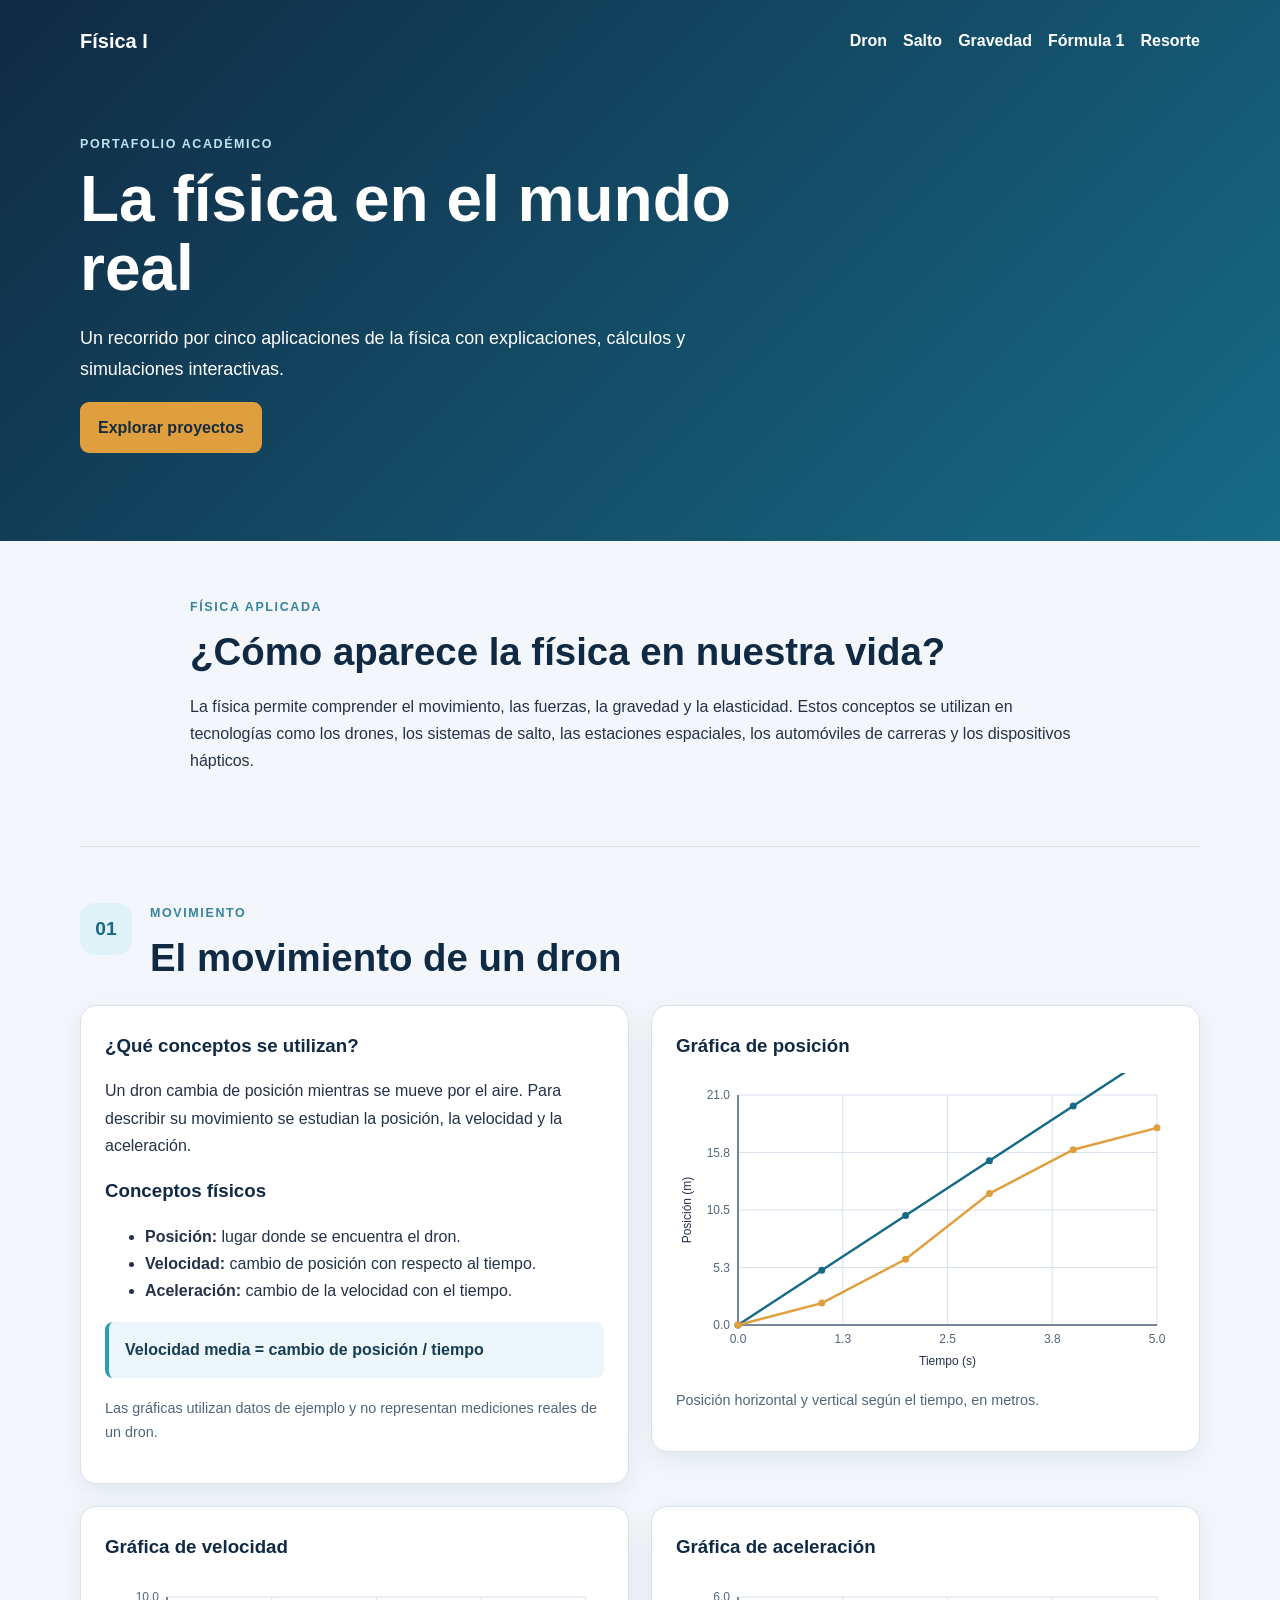
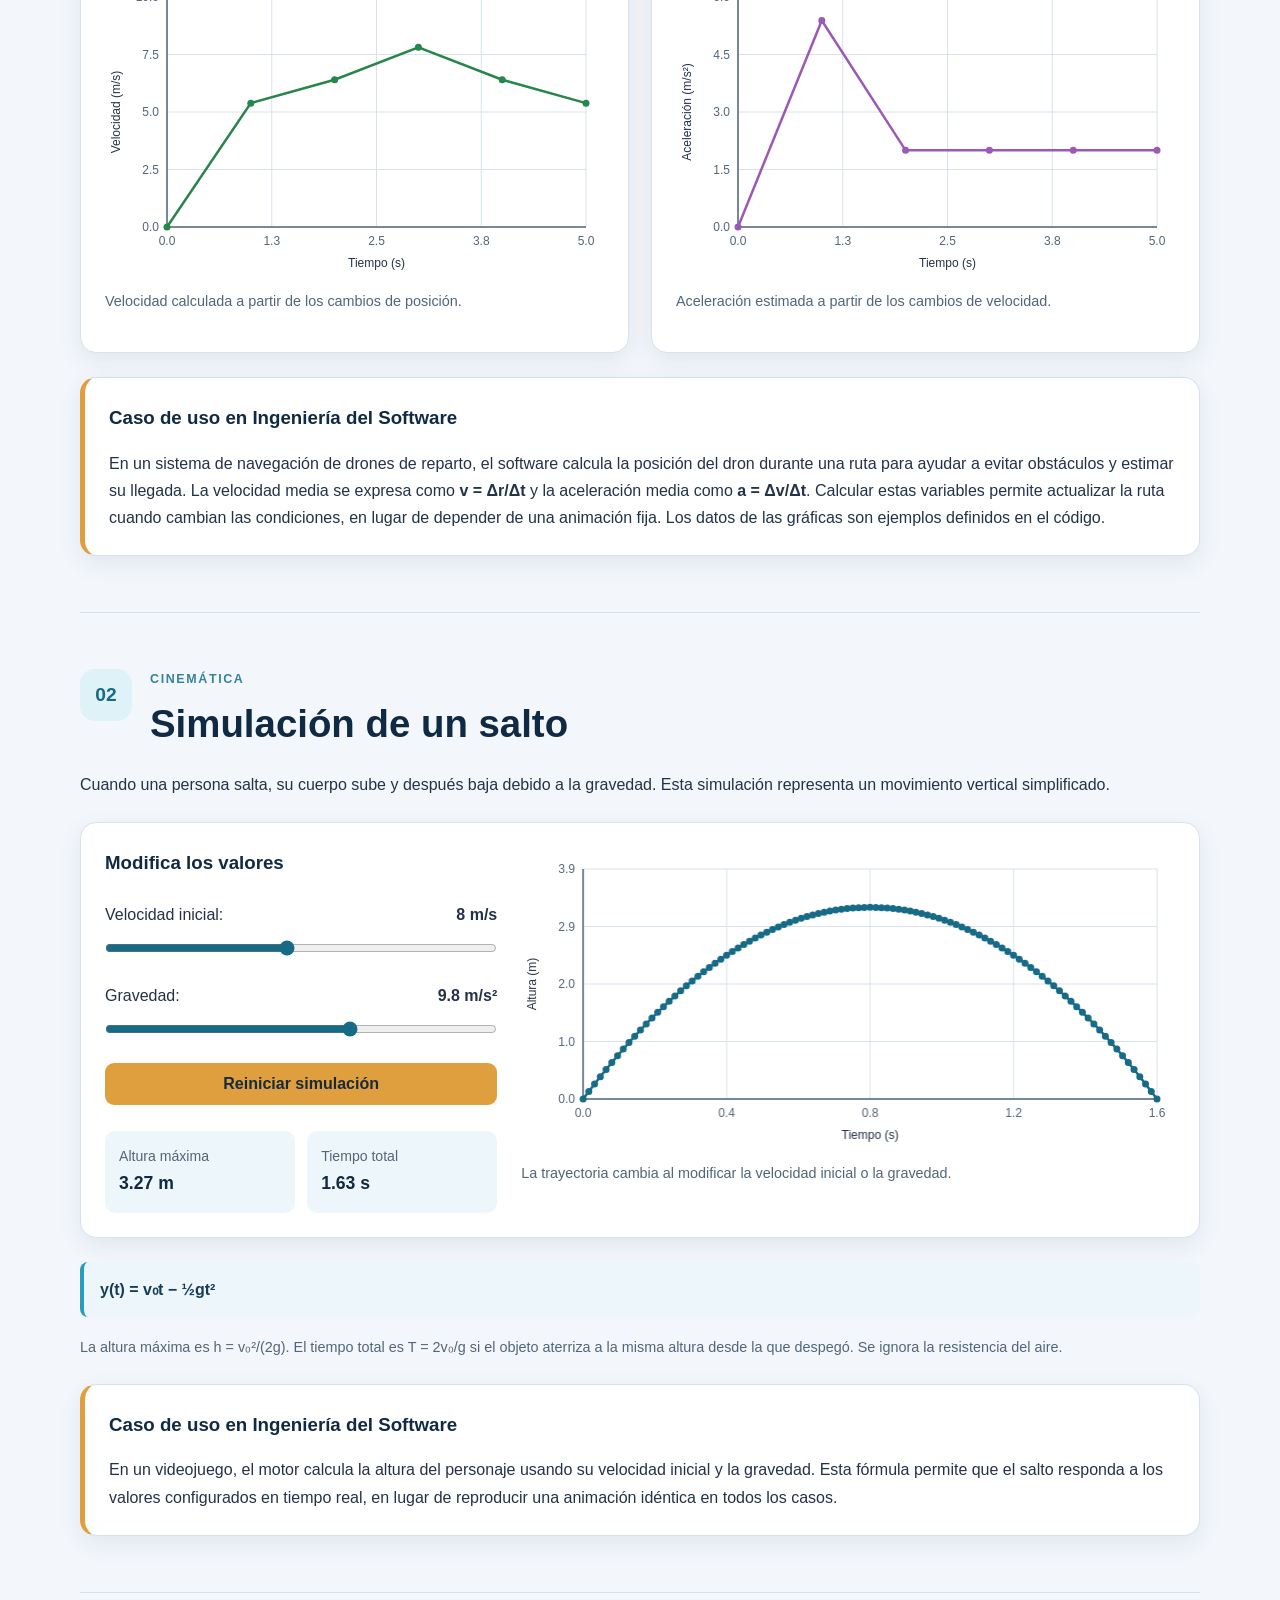
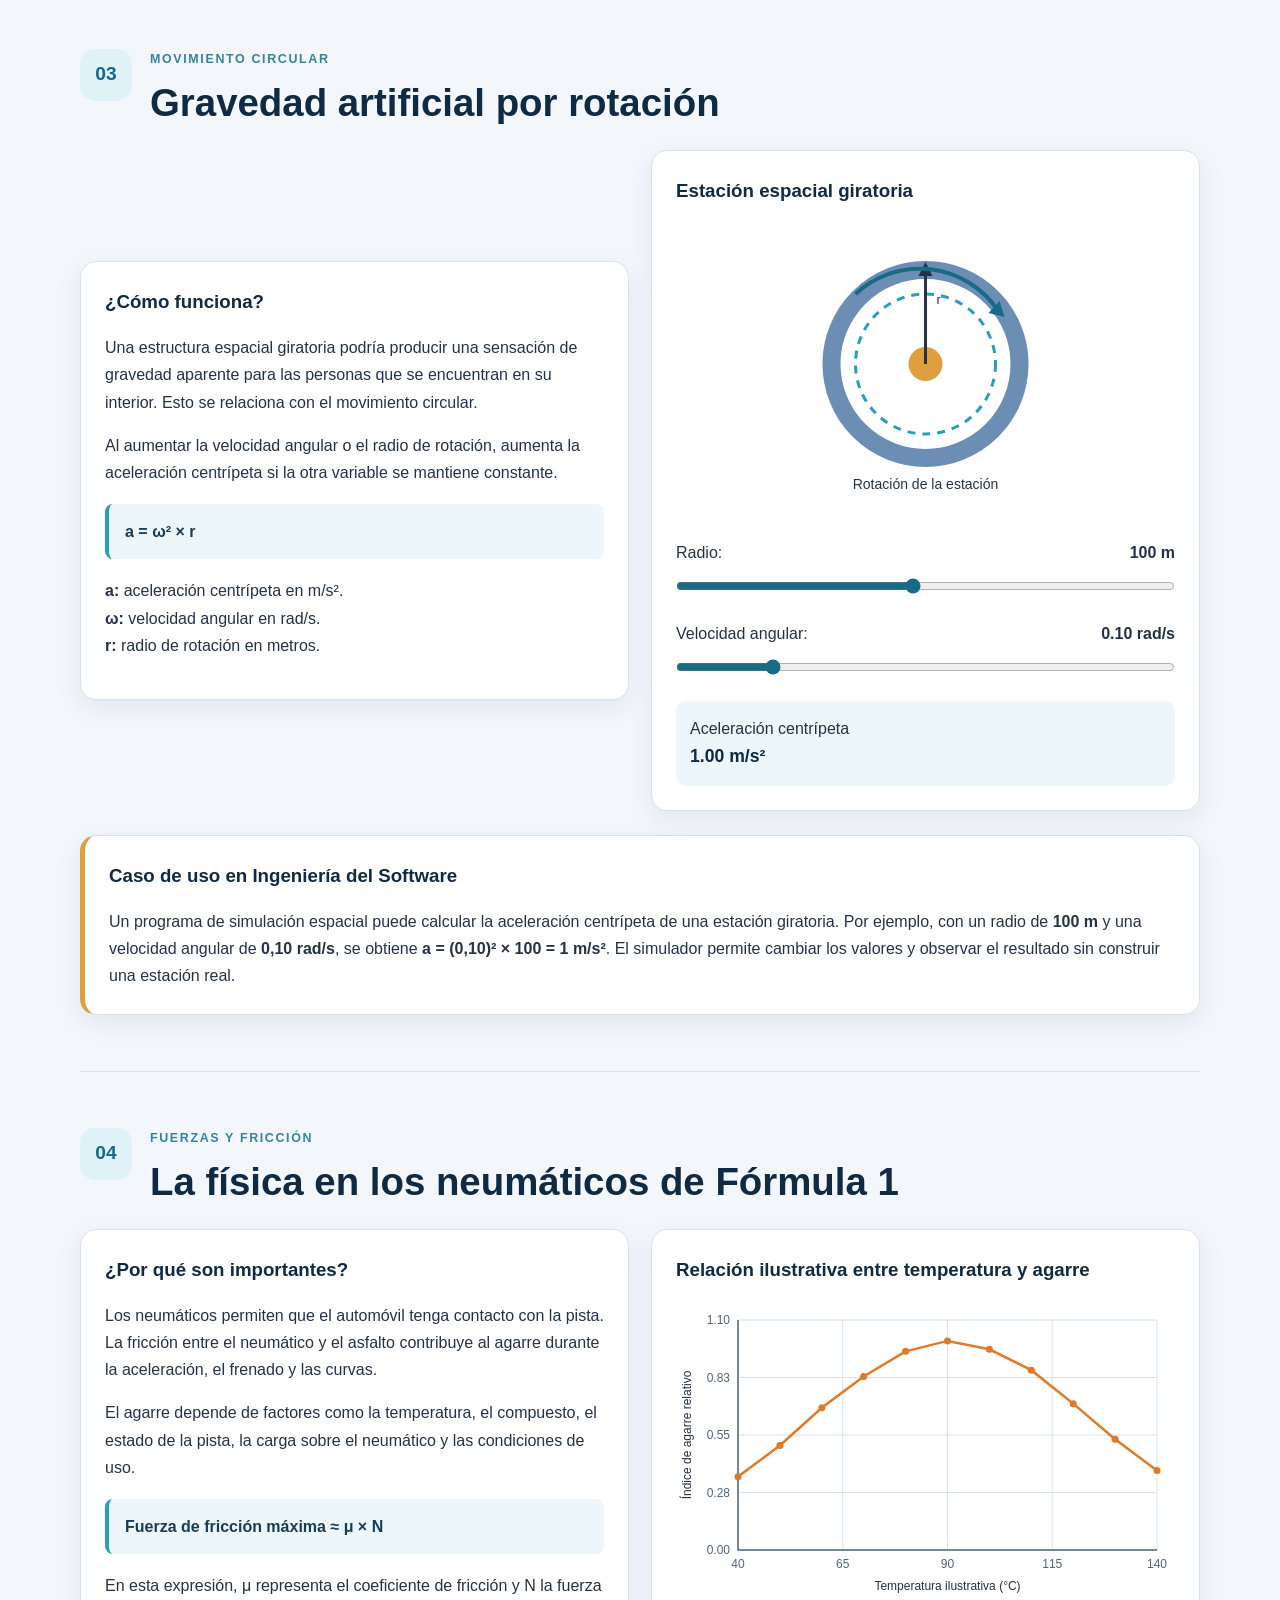
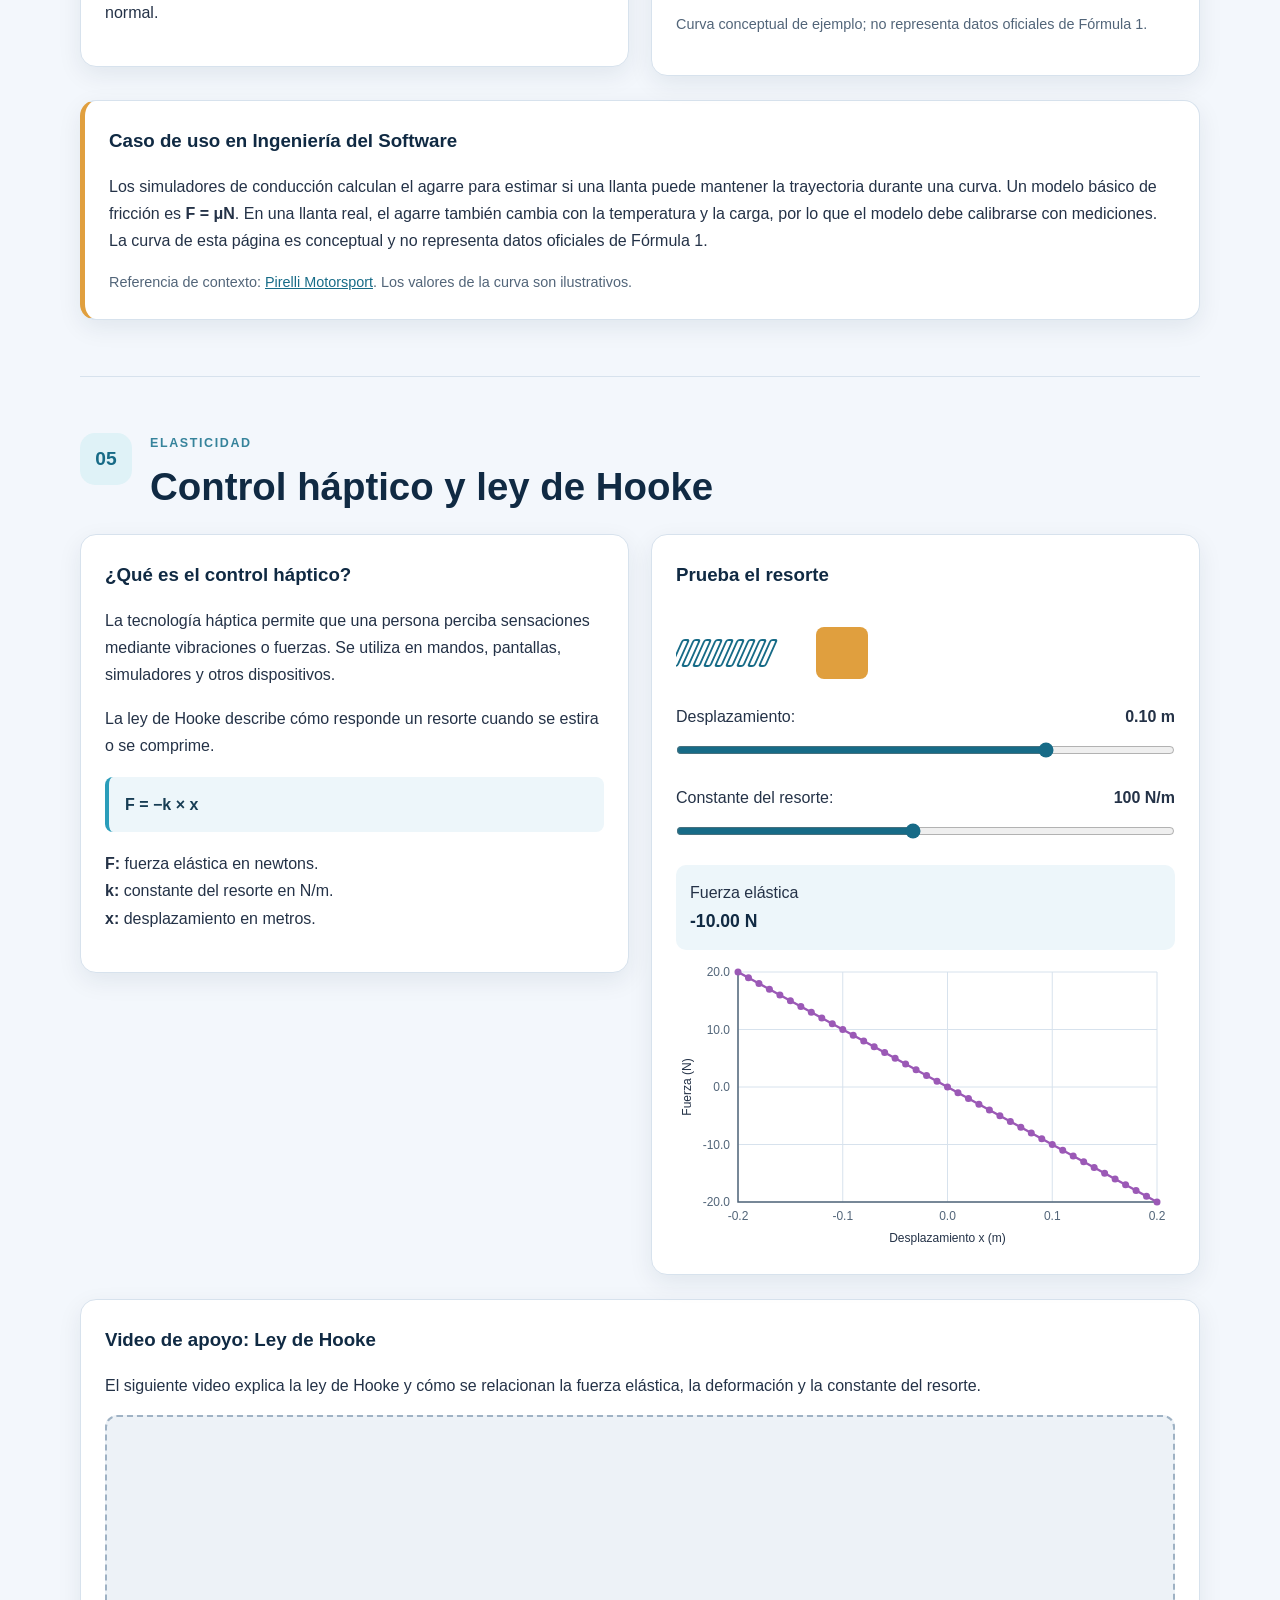
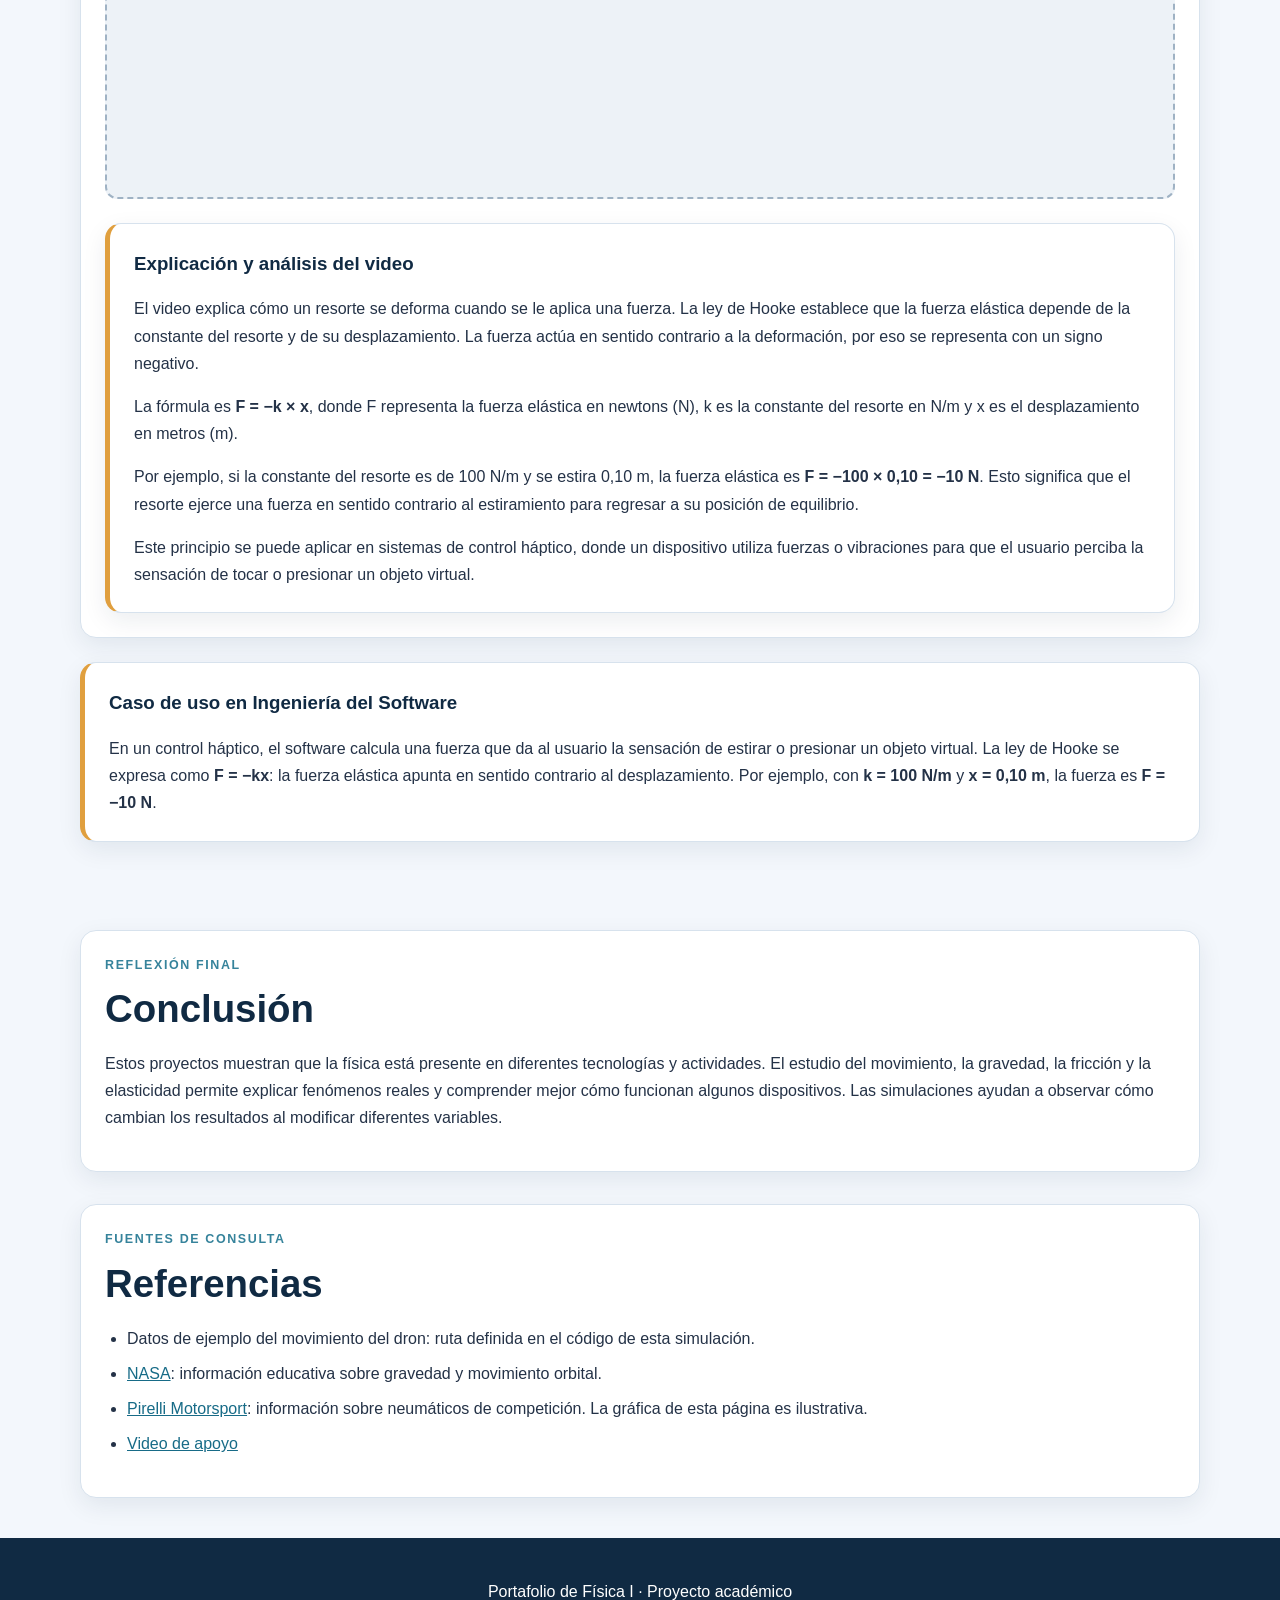
<file: PortafolioFisica/index.html>
<!DOCTYPE html>
<html lang="es">
<head>
    <meta charset="UTF-8">
    <meta name="viewport" content="width=device-width, initial-scale=1.0">
    <title>Portafolio de Física I</title>
    <link rel="stylesheet" href="styles.css">
</head>
<body>
    <header class="hero" id="inicio">
        <nav class="navbar">
            <a href="#inicio" class="logo">Física I</a>
            <div class="nav-links">
                <a href="#dron">Dron</a>
                <a href="#salto">Salto</a>
                <a href="#gravedad">Gravedad</a>
                <a href="#formula1">Fórmula 1</a>
                <a href="#resorte">Resorte</a>
            </div>
        </nav>

        <div class="hero-content">
            <p class="eyebrow">PORTAFOLIO ACADÉMICO</p>
            <h1>La física en el mundo real</h1>
            <p>Un recorrido por cinco aplicaciones de la física con explicaciones, cálculos y simulaciones interactivas.</p>
            <a class="button" href="#temas">Explorar proyectos</a>
        </div>
    </header>

    <main>
        <section class="section intro" id="temas">
            <p class="eyebrow">FÍSICA APLICADA</p>
            <h2>¿Cómo aparece la física en nuestra vida?</h2>
            <p>La física permite comprender el movimiento, las fuerzas, la gravedad y la elasticidad. Estos conceptos se utilizan en tecnologías como los drones, los sistemas de salto, las estaciones espaciales, los automóviles de carreras y los dispositivos hápticos.</p>
        </section>

        <section class="section project" id="dron">
            <div class="project-heading">
                <span class="number">01</span>
                <div>
                    <p class="eyebrow">MOVIMIENTO</p>
                    <h2>El movimiento de un dron</h2>
                </div>
            </div>

            <div class="project-grid">
                <div class="project-text">
                    <h3>¿Qué conceptos se utilizan?</h3>
                    <p>Un dron cambia de posición mientras se mueve por el aire. Para describir su movimiento se estudian la posición, la velocidad y la aceleración.</p>

                    <h3>Conceptos físicos</h3>
                    <ul>
                        <li><strong>Posición:</strong> lugar donde se encuentra el dron.</li>
                        <li><strong>Velocidad:</strong> cambio de posición con respecto al tiempo.</li>
                        <li><strong>Aceleración:</strong> cambio de la velocidad con el tiempo.</li>
                    </ul>

                    <div class="formula">Velocidad media = cambio de posición / tiempo</div>
                    <p class="note">Las gráficas utilizan datos de ejemplo y no representan mediciones reales de un dron.</p>
                </div>

                <div class="visual-card">
                    <h3>Gráfica de posición</h3>
                    <canvas id="graficaPosicion" aria-label="Gráfica de posición del dron"></canvas>
                    <p class="chart-caption">Posición horizontal y vertical según el tiempo, en metros.</p>
                </div>

                <div class="visual-card">
                    <h3>Gráfica de velocidad</h3>
                    <canvas id="graficaVelocidad" aria-label="Gráfica de velocidad del dron"></canvas>
                    <p class="chart-caption">Velocidad calculada a partir de los cambios de posición.</p>
                </div>

                <div class="visual-card">
                    <h3>Gráfica de aceleración</h3>
                    <canvas id="graficaAceleracion" aria-label="Gráfica de aceleración del dron"></canvas>
                    <p class="chart-caption">Aceleración estimada a partir de los cambios de velocidad.</p>
                </div>
            </div>

            <div class="case-use">
                <h3>Caso de uso en Ingeniería del Software</h3>
                <p>En un sistema de navegación de drones de reparto, el software calcula la posición del dron durante una ruta para ayudar a evitar obstáculos y estimar su llegada. La velocidad media se expresa como <strong>v = Δr/Δt</strong> y la aceleración media como <strong>a = Δv/Δt</strong>. Calcular estas variables permite actualizar la ruta cuando cambian las condiciones, en lugar de depender de una animación fija. Los datos de las gráficas son ejemplos definidos en el código.</p>
            </div>
        </section>

        <section class="section project" id="salto">
            <div class="project-heading">
                <span class="number">02</span>
                <div>
                    <p class="eyebrow">CINEMÁTICA</p>
                    <h2>Simulación de un salto</h2>
                </div>
            </div>

            <p>Cuando una persona salta, su cuerpo sube y después baja debido a la gravedad. Esta simulación representa un movimiento vertical simplificado.</p>

            <div class="simulator">
                <div class="controls">
                    <h3>Modifica los valores</h3>

                    <label for="impulso">Velocidad inicial: <strong><span id="valorImpulso">8</span> m/s</strong></label>
                    <input type="range" id="impulso" min="2" max="15" value="8" step="1">

                    <label for="gravedadSalto">Gravedad: <strong><span id="valorGravedad">9.8</span> m/s²</strong></label>
                    <input type="range" id="gravedadSalto" min="1" max="15" value="9.8" step="0.1">

                    <button id="reiniciarSalto" class="button" type="button">Reiniciar simulación</button>

                    <div class="metrics">
                        <div>
                            <span>Altura máxima</span>
                            <strong id="alturaMaxima">3.27 m</strong>
                        </div>
                        <div>
                            <span>Tiempo total</span>
                            <strong id="tiempoTotal">1.63 s</strong>
                        </div>
                    </div>
                </div>

                <div class="simulation-visual">
                    <canvas id="graficaSalto" aria-label="Gráfica de altura durante el salto"></canvas>
                    <p class="chart-caption">La trayectoria cambia al modificar la velocidad inicial o la gravedad.</p>
                </div>
            </div>

            <div class="formula">y(t) = v₀t − ½gt²</div>

            <p class="note">La altura máxima es h = v₀²/(2g). El tiempo total es T = 2v₀/g si el objeto aterriza a la misma altura desde la que despegó. Se ignora la resistencia del aire.</p>

            <div class="case-use">
                <h3>Caso de uso en Ingeniería del Software</h3>
                <p>En un videojuego, el motor calcula la altura del personaje usando su velocidad inicial y la gravedad. Esta fórmula permite que el salto responda a los valores configurados en tiempo real, en lugar de reproducir una animación idéntica en todos los casos.</p>
            </div>
        </section>

        <section class="section project" id="gravedad">
            <div class="project-heading">
                <span class="number">03</span>
                <div>
                    <p class="eyebrow">MOVIMIENTO CIRCULAR</p>
                    <h2>Gravedad artificial por rotación</h2>
                </div>
            </div>

            <div class="project-grid gravity-grid">
                <div class="project-text">
                    <h3>¿Cómo funciona?</h3>
                    <p>Una estructura espacial giratoria podría producir una sensación de gravedad aparente para las personas que se encuentran en su interior. Esto se relaciona con el movimiento circular.</p>
                    <p>Al aumentar la velocidad angular o el radio de rotación, aumenta la aceleración centrípeta si la otra variable se mantiene constante.</p>

                    <div class="formula">a = ω² × r</div>

                    <p><strong>a:</strong> aceleración centrípeta en m/s².<br>
                    <strong>ω:</strong> velocidad angular en rad/s.<br>
                    <strong>r:</strong> radio de rotación en metros.</p>
                </div>

                <div class="visual-card">
                    <h3>Estación espacial giratoria</h3>

                    <svg class="station" viewBox="0 0 400 300" role="img" aria-label="Ilustración de una estación espacial giratoria">
                        <circle cx="200" cy="145" r="94" fill="none" stroke="#6c8db4" stroke-width="18"/>
                        <circle cx="200" cy="145" r="70" fill="none" stroke="#2a9dba" stroke-width="3" stroke-dasharray="8 7"/>
                        <circle cx="200" cy="145" r="17" fill="#e09f3e"/>
                        <line x1="200" y1="145" x2="200" y2="51" stroke="#243247" stroke-width="3"/>
                        <polygon points="200,43 193,57 207,57" fill="#243247"/>
                        <text x="211" y="85" fill="#243247" font-size="13">r</text>
                        <path d="M 130 75 A 94 94 0 0 1 272 91" fill="none" stroke="#176b87" stroke-width="4"/>
                        <polygon points="274,82 279,98 263,94" fill="#176b87"/>
                        <text x="200" y="270" text-anchor="middle" fill="#243247" font-size="14">Rotación de la estación</text>
                    </svg>

                    <div class="controls">
                        <label for="radioEstacion">Radio: <strong><span id="valorRadio">100</span> m</strong></label>
                        <input type="range" id="radioEstacion" min="10" max="200" value="100" step="10">

                        <label for="velocidadAngular">Velocidad angular: <strong><span id="valorAngular">0.10</span> rad/s</strong></label>
                        <input type="range" id="velocidadAngular" min="0.01" max="0.5" value="0.10" step="0.01">

                        <div class="result">
                            Aceleración centrípeta
                            <strong><span id="aceleracionCentripeta">1.00</span> m/s²</strong>
                        </div>
                    </div>
                </div>
            </div>

            <div class="case-use">
                <h3>Caso de uso en Ingeniería del Software</h3>
                <p>Un programa de simulación espacial puede calcular la aceleración centrípeta de una estación giratoria. Por ejemplo, con un radio de <strong>100 m</strong> y una velocidad angular de <strong>0,10 rad/s</strong>, se obtiene <strong>a = (0,10)² × 100 = 1 m/s²</strong>. El simulador permite cambiar los valores y observar el resultado sin construir una estación real.</p>
            </div>
        </section>

        <section class="section project" id="formula1">
            <div class="project-heading">
                <span class="number">04</span>
                <div>
                    <p class="eyebrow">FUERZAS Y FRICCIÓN</p>
                    <h2>La física en los neumáticos de Fórmula 1</h2>
                </div>
            </div>

            <div class="project-grid">
                <div class="project-text">
                    <h3>¿Por qué son importantes?</h3>
                    <p>Los neumáticos permiten que el automóvil tenga contacto con la pista. La fricción entre el neumático y el asfalto contribuye al agarre durante la aceleración, el frenado y las curvas.</p>
                    <p>El agarre depende de factores como la temperatura, el compuesto, el estado de la pista, la carga sobre el neumático y las condiciones de uso.</p>

                    <div class="formula">Fuerza de fricción máxima ≈ μ × N</div>

                    <p>En esta expresión, μ representa el coeficiente de fricción y N la fuerza normal.</p>
                </div>

                <div class="visual-card">
                    <h3>Relación ilustrativa entre temperatura y agarre</h3>
                    <canvas id="graficaNeumaticos" aria-label="Gráfica ilustrativa de temperatura y agarre"></canvas>
                    <p class="chart-caption">Curva conceptual de ejemplo; no representa datos oficiales de Fórmula 1.</p>
                </div>
            </div>

            <div class="case-use">
                <h3>Caso de uso en Ingeniería del Software</h3>
                <p>Los simuladores de conducción calculan el agarre para estimar si una llanta puede mantener la trayectoria durante una curva. Un modelo básico de fricción es <strong>F = μN</strong>. En una llanta real, el agarre también cambia con la temperatura y la carga, por lo que el modelo debe calibrarse con mediciones. La curva de esta página es conceptual y no representa datos oficiales de Fórmula 1.</p>
                <p class="source-note">Referencia de contexto: <a href="https://www.pirelli.com/tyres/en-ww/motorsport" target="_blank" rel="noopener noreferrer">Pirelli Motorsport</a>. Los valores de la curva son ilustrativos.</p>
            </div>
        </section>

        <section class="section project" id="resorte">
            <div class="project-heading">
                <span class="number">05</span>
                <div>
                    <p class="eyebrow">ELASTICIDAD</p>
                    <h2>Control háptico y ley de Hooke</h2>
                </div>
            </div>

            <div class="project-grid">
                <div class="project-text">
                    <h3>¿Qué es el control háptico?</h3>
                    <p>La tecnología háptica permite que una persona perciba sensaciones mediante vibraciones o fuerzas. Se utiliza en mandos, pantallas, simuladores y otros dispositivos.</p>
                    <p>La ley de Hooke describe cómo responde un resorte cuando se estira o se comprime.</p>

                    <div class="formula">F = −k × x</div>

                    <p><strong>F:</strong> fuerza elástica en newtons.<br>
                    <strong>k:</strong> constante del resorte en N/m.<br>
                    <strong>x:</strong> desplazamiento en metros.</p>
                </div>

                <div class="visual-card">
                    <h3>Prueba el resorte</h3>

                    <div class="spring-area">
                        <div class="spring" id="resorteVisual">
                            <span></span><span></span><span></span>
                            <span></span><span></span><span></span>
                            <span></span><span></span><span></span>
                        </div>
                        <div class="spring-block"></div>
                    </div>

                    <div class="controls">
                        <label for="desplazamiento">Desplazamiento: <strong><span id="valorDesplazamiento">0.10</span> m</strong></label>
                        <input type="range" id="desplazamiento" min="-0.2" max="0.2" value="0.1" step="0.01">

                        <label for="constanteResorte">Constante del resorte: <strong><span id="valorConstante">100</span> N/m</strong></label>
                        <input type="range" id="constanteResorte" min="10" max="200" value="100" step="10">

                        <div class="result">
                            Fuerza elástica
                            <strong><span id="fuerzaResorte">-10.00</span> N</strong>
                        </div>
                    </div>

                    <canvas id="graficaResorte" aria-label="Gráfica de fuerza elástica según desplazamiento"></canvas>
                </div>
            </div>

            <div class="video-section">
                <h3>Video de apoyo: Ley de Hooke</h3>
                <p>El siguiente video explica la ley de Hooke y cómo se relacionan la fuerza elástica, la deformación y la constante del resorte.</p>

                <div class="video-placeholder">
                    <iframe
                        width="100%"
                        height="315"
                        src="https://www.youtube.com/embed/npxZ-A2WSTo"
                        title="Ley de Hooke: fuerza elástica del muelle o resorte"
                        style="border: 0;"
                        loading="lazy"
                        allow="accelerometer; autoplay; clipboard-write; encrypted-media; gyroscope; picture-in-picture; web-share"
                        referrerpolicy="strict-origin-when-cross-origin"
                        allowfullscreen>
                    </iframe>
                </div>

                <div class="case-use">
                    <h3>Explicación y análisis del video</h3>
                    <p>El video explica cómo un resorte se deforma cuando se le aplica una fuerza. La ley de Hooke establece que la fuerza elástica depende de la constante del resorte y de su desplazamiento. La fuerza actúa en sentido contrario a la deformación, por eso se representa con un signo negativo.</p>

                    <p>La fórmula es <strong>F = −k × x</strong>, donde F representa la fuerza elástica en newtons (N), k es la constante del resorte en N/m y x es el desplazamiento en metros (m).</p>

                    <p>Por ejemplo, si la constante del resorte es de 100 N/m y se estira 0,10 m, la fuerza elástica es <strong>F = −100 × 0,10 = −10 N</strong>. Esto significa que el resorte ejerce una fuerza en sentido contrario al estiramiento para regresar a su posición de equilibrio.</p>

                    <p>Este principio se puede aplicar en sistemas de control háptico, donde un dispositivo utiliza fuerzas o vibraciones para que el usuario perciba la sensación de tocar o presionar un objeto virtual.</p>
                </div>
            </div>

            <div class="case-use">
                <h3>Caso de uso en Ingeniería del Software</h3>
                <p>En un control háptico, el software calcula una fuerza que da al usuario la sensación de estirar o presionar un objeto virtual. La ley de Hooke se expresa como <strong>F = −kx</strong>: la fuerza elástica apunta en sentido contrario al desplazamiento. Por ejemplo, con <strong>k = 100 N/m</strong> y <strong>x = 0,10 m</strong>, la fuerza es <strong>F = −10 N</strong>.</p>
            </div>
        </section>

        <section class="section conclusion" id="conclusion">
            <p class="eyebrow">REFLEXIÓN FINAL</p>
            <h2>Conclusión</h2>
            <p>Estos proyectos muestran que la física está presente en diferentes tecnologías y actividades. El estudio del movimiento, la gravedad, la fricción y la elasticidad permite explicar fenómenos reales y comprender mejor cómo funcionan algunos dispositivos. Las simulaciones ayudan a observar cómo cambian los resultados al modificar diferentes variables.</p>
        </section>

        <section class="section references" id="referencias">
            <p class="eyebrow">FUENTES DE CONSULTA</p>
            <h2>Referencias</h2>

            <ul>
                <li>Datos de ejemplo del movimiento del dron: ruta definida en el código de esta simulación.</li>
                <li><a href="https://www.nasa.gov/" target="_blank" rel="noopener noreferrer">NASA</a>: información educativa sobre gravedad y movimiento orbital.</li>
                <li><a href="https://www.pirelli.com/tyres/en-ww/motorsport" target="_blank" rel="noopener noreferrer">Pirelli Motorsport</a>: información sobre neumáticos de competición. La gráfica de esta página es ilustrativa.</li>
                <li><a href="https://youtu.be/npxZ-A2WSTo?si=TftW_ltoMvJQFTyr">Video de apoyo</a></li>
            </ul>

            <p class="note"></p>
        </section>
    </main>

    <footer class="footer">
        <p>Portafolio de Física I · Proyecto académico</p>
    </footer>

    <script src="script.js"></script>
</body>
</html>
</file>
<file: styles.css>
@import url('https://fonts.googleapis.com/css2?family=DM+Sans:wght@400;500;600;700&family=Manrope:wght@500;600;700;800&display=swap');

:root {
  --navy: #102a43;
  --blue: #176b87;
  --cyan: #2a9dba;
  --orange: #e09f3e;
  --ink: #243247;
  --muted: #526579;
  --page: #f3f7fc;
  --line: #d7e2ed;
  --white: #fff;
  --shadow: 0 12px 34px rgba(16, 42, 67, .08);
}

* {
  box-sizing: border-box;
}

html {
  scroll-behavior: smooth;
  scroll-padding-top: 90px;
}

body {
  margin: 0;
  background: var(--page);
  color: var(--ink);
  font-family: "DM Sans", Arial, sans-serif;
  line-height: 1.65;
}

a {
  color: var(--blue);
}

/* HERO Y NAVEGACIÓN */

.hero {
  min-height: 390px;
  color: white;
  background: linear-gradient(120deg, #102a43, #176b87);
  padding: 0 5vw 70px;
}

.navbar {
  max-width: 1180px;
  margin: auto;
  min-height: 76px;
  display: flex;
  align-items: center;
  justify-content: space-between;
  gap: 24px;
}

.logo {
  font: 800 1.25rem Manrope, sans-serif;
  color: #fff;
  text-decoration: none;
  white-space: nowrap;
}

.nav-links {
  display: flex;
  flex-wrap: wrap;
  gap: 8px 16px;
  justify-content: flex-end;
}

.nav-links a {
  color: #e8f4fa;
  text-decoration: none;
  font-size: .87rem;
}

.nav-links a:hover {
  color: #fff;
  text-decoration: underline;
}

.menu-toggle {
  display: none;
  background: transparent;
  color: white;
  border: 1px solid #ffffff66;
  border-radius: 8px;
  padding: 7px 12px;
  font-size: 1.2rem;
}

.hero-content {
  max-width: 1180px;
  margin: 60px auto 0;
}

.eyebrow {
  font-size: .75rem;
  letter-spacing: .14em;
  font-weight: 700;
  color: var(--cyan);
  margin: 0 0 10px;
}

.hero .eyebrow {
  color: #b8e7f1;
}

h1,
h2,
h3 {
  font-family: Manrope, "DM Sans", sans-serif;
  line-height: 1.2;
}

h1 {
  font-size: clamp(2.2rem, 5vw, 4.1rem);
  max-width: 780px;
  margin: 0 0 18px;
}

.hero-content > p:not(.eyebrow) {
  max-width: 700px;
  color: #e2eef5;
  font-size: 1.08rem;
}

/* BOTONES */

.button {
  display: inline-block;
  background: var(--orange);
  border: 0;
  border-radius: 9px;
  padding: 11px 18px;
  color: #172d40;
  text-decoration: none;
  font-weight: 700;
  cursor: pointer;
  font: 700 .95rem "DM Sans", sans-serif;
}

.button:hover {
  filter: brightness(1.06);
  transform: translateY(-1px);
}

.button.secondary {
  background: #e6edf4;
  color: var(--navy);
  margin-left: 6px;
}

/* ESTRUCTURA GENERAL */

.section {
  max-width: 1120px;
  margin: 0 auto;
  padding: 64px 24px;
}

.intro {
  padding-bottom: 35px;
}

h2 {
  font-size: clamp(1.65rem, 3vw, 2.35rem);
  margin: 0 0 18px;
  color: var(--navy);
}

h3 {
  font-size: 1.12rem;
  margin: 0 0 12px;
  color: var(--navy);
}

p {
  margin: 0 0 14px;
}

/* ÍNDICE DE CONTENIDOS */

.index-grid {
  display: grid;
  grid-template-columns: repeat(3, 1fr);
  gap: 10px;
  margin-top: 25px;
}

.index-grid a {
  padding: 13px 15px;
  background: white;
  border: 1px solid var(--line);
  border-radius: 10px;
  text-decoration: none;
  color: var(--navy);
  font-weight: 600;
}

.index-grid a:hover {
  border-color: var(--cyan);
  box-shadow: var(--shadow);
}

/* SECCIONES DE PROYECTOS */

.project {
  border-top: 1px solid var(--line);
}

.project-heading {
  display: flex;
  align-items: center;
  gap: 18px;
  margin-bottom: 26px;
}

.project-heading h2 {
  margin: 0;
}

.number {
  display: grid;
  place-items: center;
  width: 54px;
  height: 54px;
  flex: 0 0 54px;
  border-radius: 15px;
  background: #e0edf5;
  color: var(--blue);
  font: 800 1.15rem Manrope, sans-serif;
}

.project-grid {
  display: grid;
  grid-template-columns: repeat(2, minmax(0, 1fr));
  gap: 20px;
}

.project-text,
.visual-card,
.controls,
.case-use,
.video-section,
.analysis {
  background: white;
  border: 1px solid var(--line);
  border-radius: 14px;
  padding: 22px;
  box-shadow: var(--shadow);
}

.project-text {
  align-self: start;
}

/* GRÁFICAS */

.visual-card canvas {
  display: block;
  width: 100%;
  height: 300px;
  max-width: 100%;
}

.chart-caption,
.note,
.source-note {
  font-size: .88rem;
  color: var(--muted);
}

.chart-caption {
  margin: 8px 0 0;
}

.note {
  background: #f0f5f9;
  border-left: 3px solid var(--cyan);
  padding: 10px 13px;
  border-radius: 0 8px 8px 0;
  margin-top: 14px;
}

/* FÓRMULAS Y CASOS DE USO */

.formula {
  padding: 15px 18px;
  background: #eaf3f8;
  border: 1px solid #d6e7f0;
  border-radius: 10px;
  color: var(--navy);
  font-weight: 700;
  margin: 18px 0;
  font-size: 1.03rem;
}

.case-use {
  margin-top: 20px;
  border-left: 4px solid var(--orange);
}

.case-use h3 {
  margin-bottom: 10px;
}

/* SIMULADORES Y CONTROLES */

.simulator {
  display: grid;
  grid-template-columns: minmax(240px, .8fr) minmax(0, 1.5fr);
  gap: 20px;
  margin: 22px 0;
}

.controls {
  display: flex;
  flex-direction: column;
  gap: 9px;
}

.controls label {
  font-size: .93rem;
  color: var(--ink);
  margin-top: 6px;
}

input[type=range] {
  width: 100%;
  accent-color: var(--blue);
  cursor: pointer;
}

/* RESULTADOS Y MÉTRICAS */

.metrics {
  display: grid;
  grid-template-columns: repeat(2, 1fr);
  gap: 10px;
  margin-top: 12px;
}

.metrics > div,
.result {
  background: #edf4f8;
  padding: 13px;
  border-radius: 9px;
  display: flex;
  flex-direction: column;
  gap: 4px;
}

.metrics span,
.result {
  font-size: .85rem;
  color: var(--muted);
}

.metrics strong,
.result strong {
  font-size: 1.12rem;
  color: var(--navy);
}

/* VISUALIZACIONES DE SIMULACIÓN */

.simulation-visual {
  background: white;
  border: 1px solid var(--line);
  border-radius: 14px;
  padding: 18px;
  box-shadow: var(--shadow);
}

.simulation-visual canvas {
  width: 100%;
  height: 320px;
  display: block;
}

.diagram {
  width: 100%;
  height: auto;
  max-height: 330px;
  display: block;
  margin: 8px auto 18px;
}

.gravity-grid {
  align-items: start;
}

/* RESORTE */

.spring-area {
  height: 110px;
  display: flex;
  align-items: center;
  justify-content: center;
  overflow: hidden;
  background: #f4f8fb;
  border-radius: 10px;
  margin: 14px 0;
}

.spring {
  height: 10px;
  width: 140px;
  flex: 0 0 140px;
  display: flex;
  align-items: center;
  justify-content: space-around;
  transition: width .2s ease;
}

.spring span {
  width: 5px;
  height: 34px;
  background: var(--blue);
  border-radius: 4px;
  transform: skew(-25deg);
}

.spring-block {
  height: 54px;
  width: 42px;
  background: var(--orange);
  border-radius: 7px;
}

/* VIDEO Y ANÁLISIS */

.video-section {
  margin-top: 22px;
}

.video-placeholder {
  position: relative;
  width: 100%;
  aspect-ratio: 16 / 9;
  background: #102a43;
  border-radius: 10px;
  overflow: hidden;
  margin: 15px 0;
}

.video-placeholder iframe {
  position: absolute;
  inset: 0;
  width: 100%;
  height: 100%;
  border: 0;
}

.analysis {
  box-shadow: none;
  background: #f7fafc;
}

/* MÉTRICAS DE ENERGÍA */

.energy-metrics {
  grid-template-columns: repeat(4, 1fr);
  margin: 18px 0;
}

/* BOTONES DE CONFIGURACIÓN */

.preset-buttons {
  display: flex;
  flex-wrap: wrap;
  gap: 8px;
  margin: 8px 0;
}

.preset-buttons .button {
  margin: 0;
  flex: 1 1 145px;
  text-align: center;
  font-size: .82rem;
  padding: 9px 10px;
}

/* REFERENCIAS Y PIE DE PÁGINA */

.references ol {
  padding-left: 22px;
}

.references li {
  margin: 0 0 10px;
}

.footer {
  background: var(--navy);
  color: #dce9f1;
  padding: 24px 5vw;
  display: flex;
  justify-content: space-between;
  gap: 15px;
  flex-wrap: wrap;
}

.footer p {
  margin: 0;
}

.footer a {
  color: #fff;
}

/* DISEÑO RESPONSIVE: TABLETAS */

@media (max-width: 850px) {
  .nav-links {
    gap: 6px 10px;
  }

  .nav-links a {
    font-size: .78rem;
  }

  .index-grid {
    grid-template-columns: repeat(2, 1fr);
  }
}

/* DISEÑO RESPONSIVE: CELULARES */

@media (max-width: 700px) {
  .hero {
    padding-bottom: 48px;
  }

  .navbar {
    position: relative;
    min-height: 68px;
  }

  .menu-toggle {
    display: block;
  }

  .nav-links {
    display: none;
    position: absolute;
    z-index: 5;
    top: 62px;
    left: 0;
    right: 0;
    padding: 14px;
    background: #123b56;
    border-radius: 10px;
    box-shadow: var(--shadow);
    flex-direction: column;
    align-items: flex-start;
  }

  .nav-links.open {
    display: flex;
  }

  .nav-links a {
    font-size: .95rem;
    padding: 4px;
  }

  .hero-content {
    margin-top: 48px;
  }

  .section {
    padding: 45px 18px;
  }

  .project-grid,
  .simulator {
    grid-template-columns: 1fr;
  }

  .index-grid {
    grid-template-columns: 1fr;
  }

  .energy-metrics {
    grid-template-columns: repeat(2, 1fr);
  }

  .project-heading {
    align-items: flex-start;
  }

  .number {
    width: 44px;
    height: 44px;
    flex-basis: 44px;
  }

  .visual-card canvas {
    height: 280px;
  }
}

/* DISEÑO RESPONSIVE: PANTALLAS PEQUEÑAS */

@media (max-width: 420px) {
  .energy-metrics,
  .metrics {
    grid-template-columns: 1fr;
  }

  .footer {
    display: block;
  }

  .footer a {
    display: inline-block;
    margin-top: 10px;
  }
}

/* ENTREGA FINAL: LÍMITES, CONEXIONES Y RECURSOS NUEVOS */

.extras {
  display: grid;
  grid-template-columns: repeat(2, minmax(0, 1fr));
  gap: 20px;
  margin-top: 20px;
}

.limits,
.connection {
  background: white;
  border: 1px solid var(--line);
  border-radius: 14px;
  padding: 22px;
  box-shadow: var(--shadow);
}

.limits {
  border-left: 4px solid var(--cyan);
}

.connection {
  border-left: 4px solid #7c9cb5;
}

.limits p,
.connection p {
  font-size: .95rem;
}

.cycle-block {
  margin-top: 24px;
}

.table-wrap {
  overflow-x: auto;
  margin: 14px 0;
}

.data-table {
  width: 100%;
  border-collapse: collapse;
  font-size: .9rem;
  background: white;
}

.data-table th,
.data-table td {
  border: 1px solid var(--line);
  padding: 8px 10px;
  text-align: center;
}

.data-table th {
  background: #eaf3f8;
  color: var(--navy);
}

.spring-track {
  position: relative;
  height: 70px;
  background: #edf4f8;
  border-radius: 12px;
  overflow: hidden;
  margin-bottom: 14px;
}

.spring-box {
  position: absolute;
  top: 12px;
  left: 4px;
  width: 46px;
  height: 46px;
  border-radius: 12px;
  background: var(--blue);
}

.spring-target {
  position: absolute;
  right: 4px;
  top: 6px;
  bottom: 6px;
  width: 3px;
  background: var(--orange);
}

.visual-card audio {
  width: 100%;
  margin-bottom: 12px;
}

@media (max-width: 700px) {
  .extras {
    grid-template-columns: 1fr;
  }
}

.metrics strong span {
  font-size: inherit;
  color: inherit;
}
</file>
<file: PortafolioFisica/styles.css>
:root {
    --navy: #102a43;
    --blue: #176b87;
    --cyan: #2a9dba;
    --orange: #e09f3e;
    --ink: #243247;
    --muted: #526579;
    --page: #f3f7fc;
    --line: #d7e2ed;
    --white: #ffffff;
    --shadow: 0 8px 24px rgba(16, 42, 67, 0.08);
}

* {
    box-sizing: border-box;
}

html {
    scroll-behavior: smooth;
    scroll-padding-top: 24px;
}

body {
    margin: 0;
    font-family: Arial, Helvetica, sans-serif;
    color: var(--ink);
    background: var(--page);
    line-height: 1.7;
}

a {
    color: var(--blue);
}

.hero {
    color: var(--white);
    background: linear-gradient(135deg, var(--navy), var(--blue));
    padding: 24px max(4%, calc((100% - 1120px) / 2)) 70px;
}

.navbar {
    display: flex;
    align-items: center;
    justify-content: space-between;
    gap: 24px;
    flex-wrap: wrap;
}

.logo {
    color: white;
    font-weight: 800;
    text-decoration: none;
    font-size: 1.25rem;
}

.nav-links {
    display: flex;
    gap: 16px;
    flex-wrap: wrap;
}

.nav-links a {
    color: white;
    text-decoration: none;
    font-weight: 600;
}

.nav-links a:hover {
    text-decoration: underline;
}

.hero-content {
    max-width: 760px;
    padding: 76px 0 18px;
}

.eyebrow {
    font-size: 0.78rem;
    letter-spacing: 0.13em;
    font-weight: 800;
    color: #36839b;
    margin: 0 0 10px;
}

.hero .eyebrow {
    color: #b9e7f1;
}

.hero h1 {
    font-size: clamp(2.2rem, 5vw, 4.2rem);
    line-height: 1.08;
    margin: 0 0 20px;
}

.hero-content > p:not(.eyebrow) {
    font-size: 1.12rem;
    max-width: 660px;
}

.button {
    display: inline-block;
    background: var(--orange);
    color: #172b3d;
    border: 0;
    border-radius: 9px;
    padding: 12px 18px;
    text-decoration: none;
    font-weight: 800;
    cursor: pointer;
    font-family: inherit;
    font-size: 1rem;
}

.button:hover {
    filter: brightness(0.96);
}

main {
    max-width: 1120px;
    width: 92%;
    margin: 0 auto;
}

.section {
    padding: 56px 0;
    scroll-margin-top: 16px;
}

.intro {
    max-width: 900px;
    margin: auto;
}

.section h2 {
    font-size: clamp(1.7rem, 3vw, 2.5rem);
    line-height: 1.2;
    margin: 0 0 18px;
    color: var(--navy);
}

.section h3 {
    margin: 0 0 12px;
    color: var(--navy);
}

.project {
    border-top: 1px solid var(--line);
}

.project-heading {
    display: flex;
    align-items: flex-start;
    gap: 18px;
    margin-bottom: 24px;
}

.number {
    display: grid;
    place-items: center;
    min-width: 52px;
    height: 52px;
    border-radius: 15px;
    background: #dff2f7;
    color: var(--blue);
    font-weight: 900;
    font-size: 1.2rem;
}

.project-heading h2 {
    margin: 0;
}

.project-grid {
    display: grid;
    grid-template-columns: repeat(2, minmax(0, 1fr));
    gap: 22px;
    align-items: start;
}

.project-text,
.visual-card,
.simulator,
.case-use,
.video-section,
.conclusion,
.references {
    background: white;
    border: 1px solid var(--line);
    border-radius: 16px;
    padding: 24px;
    box-shadow: var(--shadow);
}

.visual-card {
    min-width: 0;
}

.visual-card canvas,
.simulation-visual canvas {
    display: block;
    width: 100%;
    height: 300px;
    max-width: 100%;
}

.chart-caption,
.note,
.source-note {
    font-size: 0.9rem;
    color: var(--muted);
}

.formula {
    background: #edf6fa;
    border-left: 4px solid var(--cyan);
    padding: 14px 16px;
    border-radius: 8px;
    margin: 18px 0;
    font-weight: 700;
    color: #173d54;
}

.case-use {
    margin-top: 24px;
    border-left: 5px solid var(--orange);
}

.case-use p:last-child {
    margin-bottom: 0;
}

.source-note {
    overflow-wrap: anywhere;
}

.simulator {
    display: grid;
    grid-template-columns: minmax(240px, 0.75fr) minmax(0, 1.25fr);
    gap: 24px;
    margin: 24px 0;
}

.controls {
    display: flex;
    flex-direction: column;
    gap: 10px;
}

.controls label {
    display: flex;
    justify-content: space-between;
    gap: 12px;
    flex-wrap: wrap;
}

.controls input[type="range"] {
    width: 100%;
    accent-color: var(--blue);
    margin: 2px 0 16px;
}

.metrics {
    display: grid;
    grid-template-columns: 1fr 1fr;
    gap: 12px;
    margin-top: 16px;
}

.metrics > div,
.result {
    padding: 14px;
    background: #edf6fa;
    border-radius: 10px;
}

.metrics span {
    display: block;
    color: var(--muted);
    font-size: 0.88rem;
}

.metrics strong,
.result strong {
    display: block;
    color: var(--navy);
    font-size: 1.1rem;
}

.station {
    display: block;
    width: 100%;
    max-height: 300px;
    margin-bottom: 20px;
}

.gravity-grid {
    align-items: center;
}

.spring-area {
    height: 100px;
    display: flex;
    align-items: center;
    overflow: hidden;
    padding: 15px 0;
}

.spring {
    display: flex;
    gap: 3px;
    align-items: center;
    transition: width 0.12s ease;
    min-width: 30px;
    width: 130px;
    height: 30px;
    flex-shrink: 0;
}

.spring span {
    display: block;
    height: 28px;
    width: 8px;
    border: 2px solid var(--blue);
    border-radius: 3px;
    transform: skew(-24deg);
}

.spring-block {
    height: 52px;
    width: 52px;
    flex: 0 0 52px;
    background: var(--orange);
    border-radius: 8px;
}

.video-section {
    margin-top: 24px;
}

.video-placeholder {
    background: #edf2f7;
    border: 2px dashed #9fb2c4;
    border-radius: 12px;
    padding: 28px;
    text-align: center;
    color: var(--muted);
}

.conclusion,
.references {
    margin: 32px 0;
}

.footer {
    text-align: center;
    background: var(--navy);
    color: white;
    padding: 24px;
    margin-top: 40px;
}

.references ul {
    padding-left: 22px;
}

.references li {
    margin-bottom: 8px;
}

button:focus-visible,
a:focus-visible,
input:focus-visible {
    outline: 3px solid var(--orange);
    outline-offset: 3px;
}

@media (max-width: 760px) {
    .nav-links {
        gap: 10px;
    }

    .hero-content {
        padding-top: 48px;
    }

    .project-grid,
    .simulator {
        grid-template-columns: 1fr;
    }

    .section {
        padding: 38px 0;
    }

    .project-text,
    .visual-card,
    .simulator,
    .case-use,
    .video-section,
    .conclusion,
    .references {
        padding: 18px;
    }

    .metrics {
        grid-template-columns: 1fr 1fr;
    }
}
</file>
